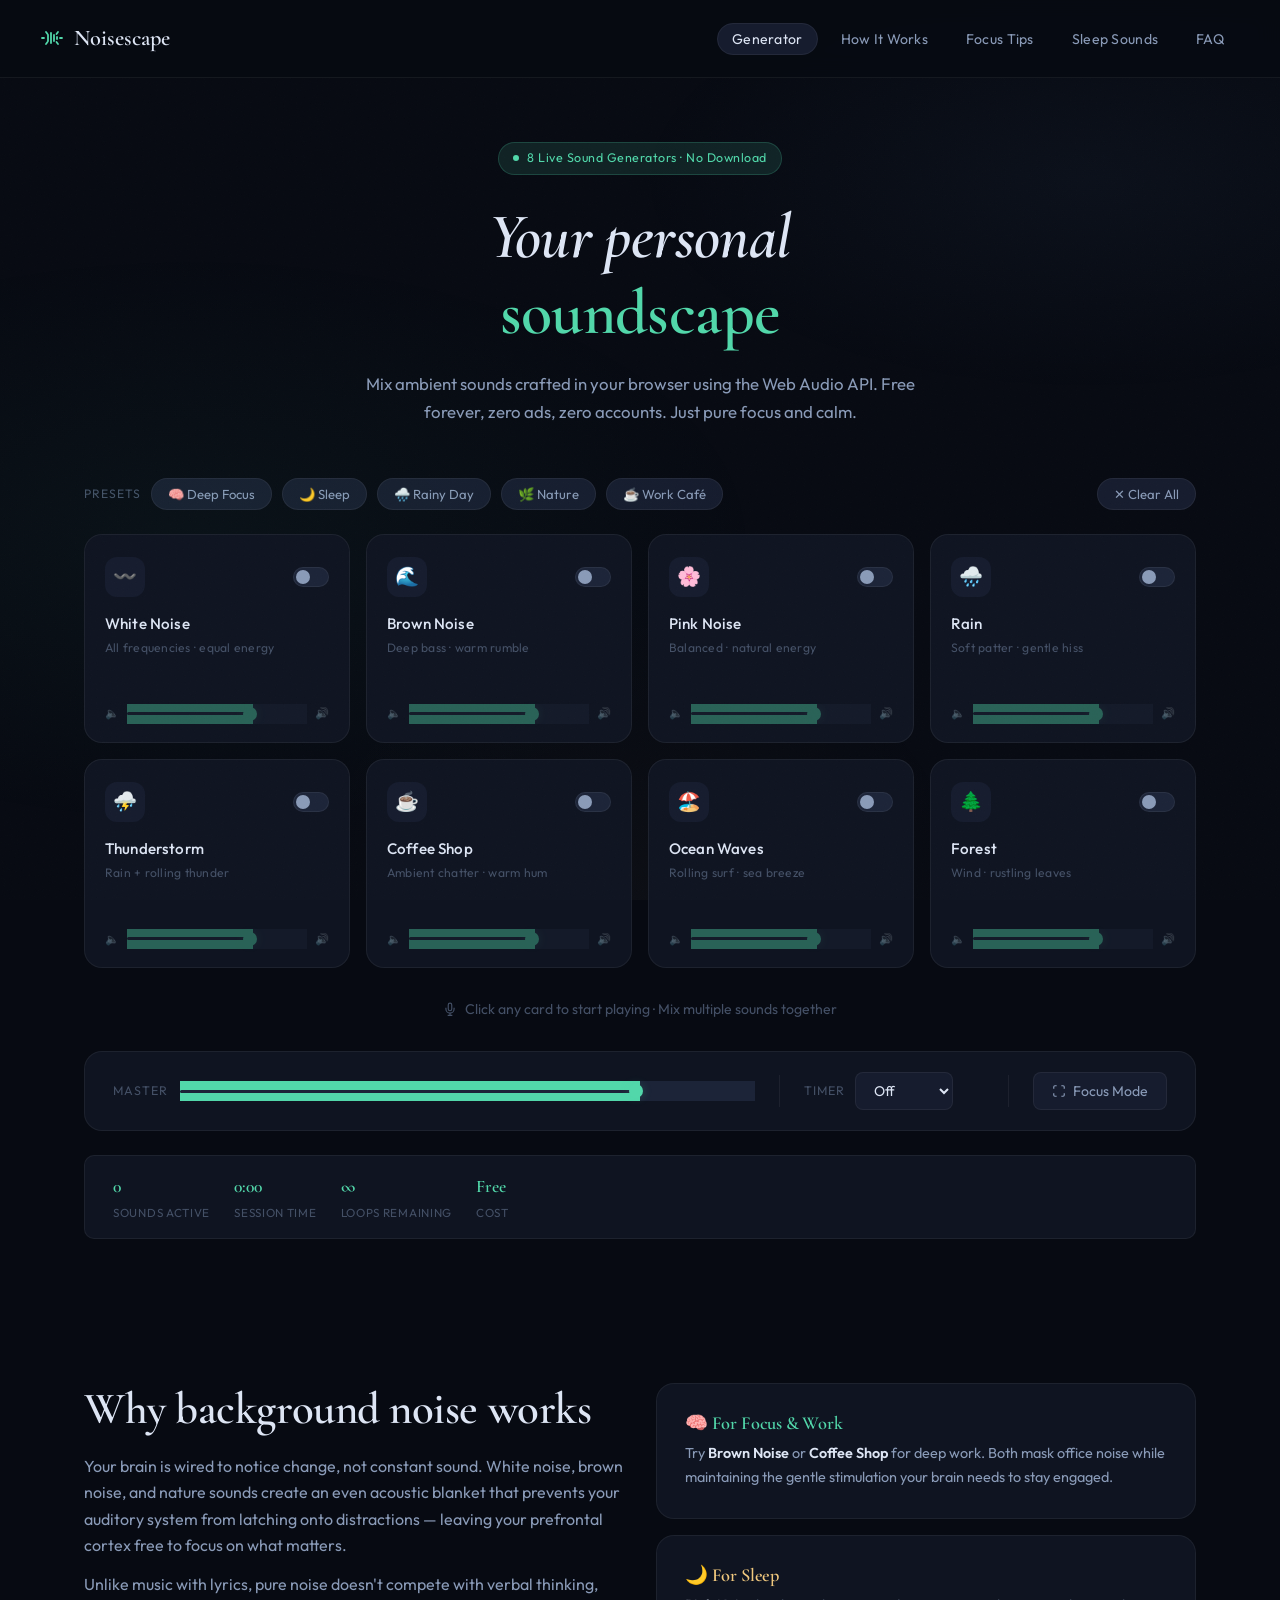
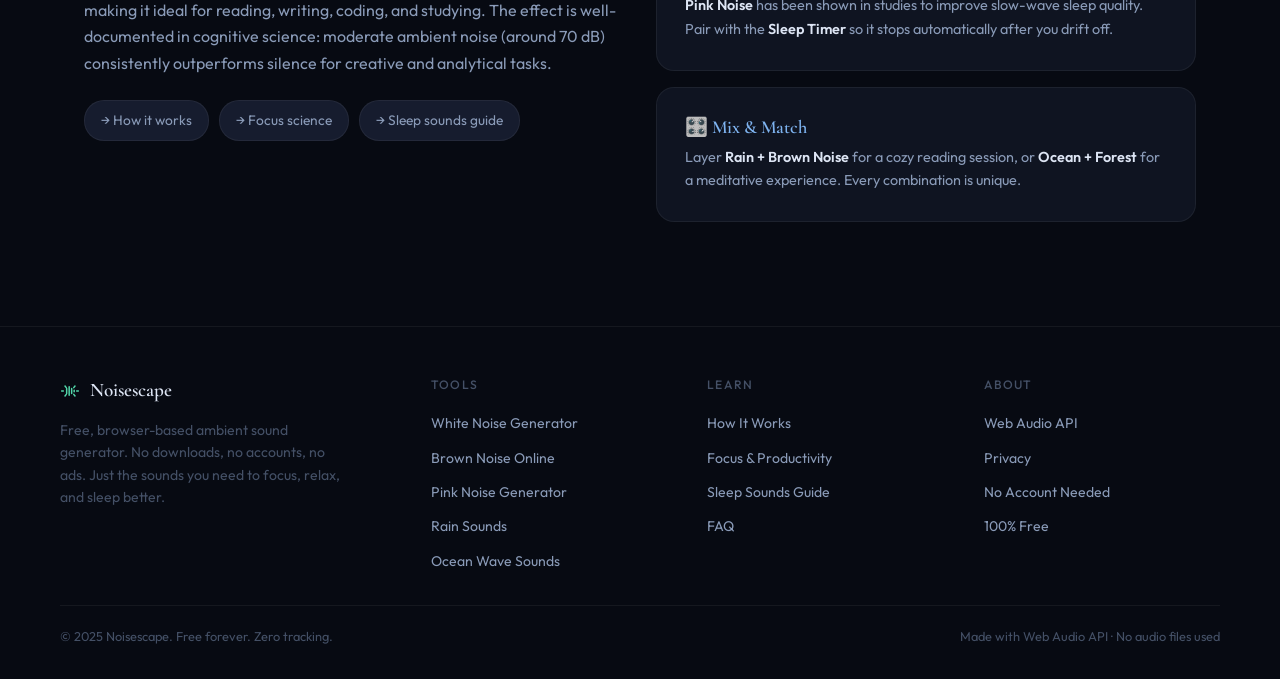
<file: index.html>
<!DOCTYPE html>
<html lang="en">
<head>
  <meta charset="UTF-8">
  <!-- Google tag (gtag.js) -->
  <script async src="https://www.googletagmanager.com/gtag/js?id=G-PY5T4DB5TQ"></script>
  <script>
    window.dataLayer = window.dataLayer || [];
    function gtag(){dataLayer.push(arguments);}
    gtag("js", new Date());
    gtag("config", "G-PY5T4DB5TQ");
  </script>
  <meta name="viewport" content="width=device-width, initial-scale=1.0">
  <title>White Noise Generator — Free Online Background Sounds for Focus &amp; Sleep</title>
  <meta name="description" content="Free white noise generator in your browser. Mix white noise, brown noise, pink noise, rain, ocean waves, coffee shop sounds and more. No download, no app, no ads. Perfect for focus, study, and sleep.">
  <link rel="canonical" href="https://noisescap.vercel.app/">
  <meta name="google-adsense-account" content="ca-pub-3379075069129713">
  <meta name="robots" content="index, follow">
  <meta name="keywords" content="white noise online free, white noise generator browser, brown noise online, pink noise generator, focus sounds no download, white noise for sleep online, ambient noise generator">

  <!-- Open Graph -->
  <meta property="og:title" content="White Noise Generator — Free Online Background Sounds">
  <meta property="og:description" content="Mix white noise, brown noise, rain, ocean waves and more. Free, browser-based, instant — no download required.">
  <meta property="og:url" content="https://noisescap.vercel.app/">
  <meta property="og:type" content="website">
  <meta property="og:image" content="https://noisescap.vercel.app/og-image.png">

  <!-- hreflang -->
  <link rel="alternate" hreflang="en" href="https://noisescap.vercel.app/">
  <link rel="alternate" hreflang="x-default" href="https://noisescap.vercel.app/">

  <!-- Schema.org -->
  <script type="application/ld+json">
  {
    "@context": "https://schema.org",
    "@type": "WebApplication",
    "name": "Noisescape — White Noise Generator",
    "url": "https://noisescap.vercel.app",
    "description": "Free online white noise generator. Mix ambient sounds including white noise, brown noise, pink noise, rain, ocean waves, forest and coffee shop sounds for focus and sleep.",
    "applicationCategory": "UtilitiesApplication",
    "operatingSystem": "Any",
    "browserRequirements": "Requires Web Audio API support",
    "offers": { "@type": "Offer", "price": "0", "priceCurrency": "USD" }
  }
  </script>

  <!-- Fonts -->
  <link rel="preconnect" href="https://fonts.googleapis.com">
  <link rel="preconnect" href="https://fonts.gstatic.com" crossorigin>
  <link href="https://fonts.googleapis.com/css2?family=Cormorant+Garamond:ital,wght@0,400;0,600;1,400&family=Outfit:wght@300;400;500;600&display=swap" rel="stylesheet">
  <link rel="stylesheet" href="styles.css">
  <style>
    .generator-wrap {
      max-width: 1160px;
      margin: 0 auto;
      padding: 0 24px 80px;
      display: flex;
      flex-direction: column;
      gap: 24px;
    }
    .sound-card[data-sound="white"]  { --card-color: rgba(200,210,255,0.08); }
    .sound-card[data-sound="brown"]  { --card-color: rgba(200,140,80,0.08);  }
    .sound-card[data-sound="pink"]   { --card-color: rgba(220,130,180,0.08); }
    .sound-card[data-sound="rain"]   { --card-color: rgba(82,150,215,0.08);  }
    .sound-card[data-sound="storm"]  { --card-color: rgba(130,90,220,0.08);  }
    .sound-card[data-sound="coffee"] { --card-color: rgba(200,140,70,0.08);  }
    .sound-card[data-sound="ocean"]  { --card-color: rgba(60,180,215,0.08);  }
    .sound-card[data-sound="forest"] { --card-color: rgba(80,200,120,0.08);  }

    /* Active card specific glow colors */
    .sound-card[data-sound="brown"].active   { box-shadow: 0 0 0 1px rgba(200,140,80,0.2), 0 8px 32px rgba(200,140,80,0.1); border-color: rgba(200,140,80,0.3); }
    .sound-card[data-sound="pink"].active    { box-shadow: 0 0 0 1px rgba(220,130,180,0.2), 0 8px 32px rgba(220,130,180,0.1); border-color: rgba(220,130,180,0.3); }
    .sound-card[data-sound="rain"].active    { box-shadow: 0 0 0 1px rgba(82,150,215,0.2), 0 8px 32px rgba(82,150,215,0.1); border-color: rgba(82,150,215,0.3); }
    .sound-card[data-sound="storm"].active   { box-shadow: 0 0 0 1px rgba(130,90,220,0.2), 0 8px 32px rgba(130,90,220,0.1); border-color: rgba(130,90,220,0.3); }
    .sound-card[data-sound="coffee"].active  { box-shadow: 0 0 0 1px rgba(200,140,70,0.2), 0 8px 32px rgba(200,140,70,0.1); border-color: rgba(200,140,70,0.3); }
    .sound-card[data-sound="ocean"].active   { box-shadow: 0 0 0 1px rgba(60,180,215,0.2), 0 8px 32px rgba(60,180,215,0.1); border-color: rgba(60,180,215,0.3); }
    .sound-card[data-sound="forest"].active  { box-shadow: 0 0 0 1px rgba(80,200,120,0.2), 0 8px 32px rgba(80,200,120,0.1); border-color: rgba(80,200,120,0.3); }

    .no-sounds-hint {
      text-align: center;
      color: var(--text-muted);
      font-size: 0.88rem;
      padding: 6px 0;
      display: flex;
      align-items: center;
      justify-content: center;
      gap: 8px;
      transition: opacity 0.3s;
    }
    .no-sounds-hint.hidden { opacity: 0; pointer-events: none; }

    .stats-bar {
      display: flex;
      gap: 24px;
      padding: 16px 28px;
      background: var(--surface);
      border: 1px solid var(--border);
      border-radius: var(--radius-sm);
      flex-wrap: wrap;
    }
    .stat { display: flex; flex-direction: column; gap: 2px; }
    .stat-value { font-size: 1.1rem; font-weight: 600; color: var(--accent); font-family: var(--font-display); }
    .stat-label { font-size: 0.73rem; color: var(--text-muted); text-transform: uppercase; letter-spacing: 0.06em; }

    .quick-presets {
      display: flex;
      gap: 10px;
      flex-wrap: wrap;
      align-items: center;
    }
    .preset-label {
      font-size: 0.76rem;
      color: var(--text-muted);
      text-transform: uppercase;
      letter-spacing: 0.08em;
      white-space: nowrap;
    }
    .preset-btn {
      background: var(--surface-2);
      border: 1px solid var(--border);
      color: var(--text-dim);
      font-size: 0.82rem;
      padding: 7px 16px;
      border-radius: 20px;
      cursor: pointer;
      transition: all var(--transition);
      font-family: var(--font-body);
      display: flex;
      align-items: center;
      gap: 6px;
    }
    .preset-btn:hover {
      color: var(--text);
      background: var(--surface-3);
      border-color: rgba(255,255,255,0.14);
    }

    .controls-divider {
      width: 1px;
      height: 32px;
      background: var(--border);
      flex-shrink: 0;
    }

    @media (max-width: 768px) {
      .generator-wrap { padding: 0 16px 60px; }
      .stats-bar { gap: 16px; padding: 14px 18px; }
    }
  </style>
</head>
<body>

<!-- Navigation -->
<nav class="nav">
  <a href="/" class="nav-logo">
    <svg width="24" height="24" viewBox="0 0 24 24" fill="none" stroke="currentColor" stroke-width="1.8" stroke-linecap="round">
      <path d="M2 12h2M6 6l1.5 2M6 18l1.5-2M18 6l-1.5 2M18 18l-1.5-2M22 12h-2"/>
      <path d="M8 9v6M11 7v10M14 9v6M17 11v2"/>
    </svg>
    Noisescape
  </a>
  <ul class="nav-links" id="navLinks">
    <li><a href="/" class="active">Generator</a></li>
    <li><a href="/how-it-works">How It Works</a></li>
    <li><a href="/focus-tips">Focus Tips</a></li>
    <li><a href="/sleep-sounds">Sleep Sounds</a></li>
    <li><a href="/faq">FAQ</a></li>
  </ul>
  <button class="nav-menu-btn" id="menuBtn" aria-label="Menu">
    <svg width="20" height="20" viewBox="0 0 24 24" fill="none" stroke="currentColor" stroke-width="2"><path d="M3 12h18M3 6h18M3 18h18"/></svg>
  </button>
</nav>

<!-- Focus exit button -->
<button class="focus-exit-btn" id="focusExitBtn">✕ Exit Focus Mode</button>

<!-- Hero -->
<header class="site-hero">
  <div class="hero-badge"><span></span> 8 Live Sound Generators · No Download</div>
  <h1>Your personal<br><em>soundscape</em></h1>
  <p>Mix ambient sounds crafted in your browser using the Web Audio API. Free forever, zero ads, zero accounts. Just pure focus and calm.</p>
</header>

<!-- Generator -->
<div class="focus-wrapper">
<div class="generator-wrap">

  <!-- Quick presets -->
  <div class="quick-presets">
    <span class="preset-label">Presets</span>
    <button class="preset-btn" data-preset="focus">🧠 Deep Focus</button>
    <button class="preset-btn" data-preset="sleep">🌙 Sleep</button>
    <button class="preset-btn" data-preset="rain">🌧️ Rainy Day</button>
    <button class="preset-btn" data-preset="nature">🌿 Nature</button>
    <button class="preset-btn" data-preset="work">☕ Work Café</button>
    <button class="preset-btn" data-preset="clear" style="margin-left:auto;">✕ Clear All</button>
  </div>

  <!-- Sound cards -->
  <div class="sounds-grid" id="soundsGrid">

    <div class="sound-card" data-sound="white">
      <div class="sound-card-header">
        <div class="sound-icon">〰️</div>
        <div class="sound-toggle" role="switch" aria-checked="false" aria-label="Toggle White Noise"></div>
      </div>
      <div>
        <div class="sound-name">White Noise</div>
        <div class="sound-desc">All frequencies · equal energy</div>
      </div>
      <div class="waveform" aria-hidden="true">
        <div class="waveform-bar"></div><div class="waveform-bar"></div><div class="waveform-bar"></div>
        <div class="waveform-bar"></div><div class="waveform-bar"></div><div class="waveform-bar"></div>
        <div class="waveform-bar"></div>
      </div>
      <div class="volume-control">
        <span class="vol-icon">🔈</span>
        <input type="range" min="0" max="1" step="0.01" value="0.7" class="sound-volume" aria-label="White Noise volume">
        <span class="vol-icon">🔊</span>
      </div>
    </div>

    <div class="sound-card" data-sound="brown">
      <div class="sound-card-header">
        <div class="sound-icon">🌊</div>
        <div class="sound-toggle" role="switch" aria-checked="false" aria-label="Toggle Brown Noise"></div>
      </div>
      <div>
        <div class="sound-name">Brown Noise</div>
        <div class="sound-desc">Deep bass · warm rumble</div>
      </div>
      <div class="waveform" aria-hidden="true">
        <div class="waveform-bar"></div><div class="waveform-bar"></div><div class="waveform-bar"></div>
        <div class="waveform-bar"></div><div class="waveform-bar"></div><div class="waveform-bar"></div>
        <div class="waveform-bar"></div>
      </div>
      <div class="volume-control">
        <span class="vol-icon">🔈</span>
        <input type="range" min="0" max="1" step="0.01" value="0.7" class="sound-volume" aria-label="Brown Noise volume">
        <span class="vol-icon">🔊</span>
      </div>
    </div>

    <div class="sound-card" data-sound="pink">
      <div class="sound-card-header">
        <div class="sound-icon">🌸</div>
        <div class="sound-toggle" role="switch" aria-checked="false" aria-label="Toggle Pink Noise"></div>
      </div>
      <div>
        <div class="sound-name">Pink Noise</div>
        <div class="sound-desc">Balanced · natural energy</div>
      </div>
      <div class="waveform" aria-hidden="true">
        <div class="waveform-bar"></div><div class="waveform-bar"></div><div class="waveform-bar"></div>
        <div class="waveform-bar"></div><div class="waveform-bar"></div><div class="waveform-bar"></div>
        <div class="waveform-bar"></div>
      </div>
      <div class="volume-control">
        <span class="vol-icon">🔈</span>
        <input type="range" min="0" max="1" step="0.01" value="0.7" class="sound-volume" aria-label="Pink Noise volume">
        <span class="vol-icon">🔊</span>
      </div>
    </div>

    <div class="sound-card" data-sound="rain">
      <div class="sound-card-header">
        <div class="sound-icon">🌧️</div>
        <div class="sound-toggle" role="switch" aria-checked="false" aria-label="Toggle Rain"></div>
      </div>
      <div>
        <div class="sound-name">Rain</div>
        <div class="sound-desc">Soft patter · gentle hiss</div>
      </div>
      <div class="waveform" aria-hidden="true">
        <div class="waveform-bar"></div><div class="waveform-bar"></div><div class="waveform-bar"></div>
        <div class="waveform-bar"></div><div class="waveform-bar"></div><div class="waveform-bar"></div>
        <div class="waveform-bar"></div>
      </div>
      <div class="volume-control">
        <span class="vol-icon">🔈</span>
        <input type="range" min="0" max="1" step="0.01" value="0.7" class="sound-volume" aria-label="Rain volume">
        <span class="vol-icon">🔊</span>
      </div>
    </div>

    <div class="sound-card" data-sound="storm">
      <div class="sound-card-header">
        <div class="sound-icon">⛈️</div>
        <div class="sound-toggle" role="switch" aria-checked="false" aria-label="Toggle Thunderstorm"></div>
      </div>
      <div>
        <div class="sound-name">Thunderstorm</div>
        <div class="sound-desc">Rain + rolling thunder</div>
      </div>
      <div class="waveform" aria-hidden="true">
        <div class="waveform-bar"></div><div class="waveform-bar"></div><div class="waveform-bar"></div>
        <div class="waveform-bar"></div><div class="waveform-bar"></div><div class="waveform-bar"></div>
        <div class="waveform-bar"></div>
      </div>
      <div class="volume-control">
        <span class="vol-icon">🔈</span>
        <input type="range" min="0" max="1" step="0.01" value="0.7" class="sound-volume" aria-label="Thunderstorm volume">
        <span class="vol-icon">🔊</span>
      </div>
    </div>

    <div class="sound-card" data-sound="coffee">
      <div class="sound-card-header">
        <div class="sound-icon">☕</div>
        <div class="sound-toggle" role="switch" aria-checked="false" aria-label="Toggle Coffee Shop"></div>
      </div>
      <div>
        <div class="sound-name">Coffee Shop</div>
        <div class="sound-desc">Ambient chatter · warm hum</div>
      </div>
      <div class="waveform" aria-hidden="true">
        <div class="waveform-bar"></div><div class="waveform-bar"></div><div class="waveform-bar"></div>
        <div class="waveform-bar"></div><div class="waveform-bar"></div><div class="waveform-bar"></div>
        <div class="waveform-bar"></div>
      </div>
      <div class="volume-control">
        <span class="vol-icon">🔈</span>
        <input type="range" min="0" max="1" step="0.01" value="0.7" class="sound-volume" aria-label="Coffee Shop volume">
        <span class="vol-icon">🔊</span>
      </div>
    </div>

    <div class="sound-card" data-sound="ocean">
      <div class="sound-card-header">
        <div class="sound-icon">🏖️</div>
        <div class="sound-toggle" role="switch" aria-checked="false" aria-label="Toggle Ocean Waves"></div>
      </div>
      <div>
        <div class="sound-name">Ocean Waves</div>
        <div class="sound-desc">Rolling surf · sea breeze</div>
      </div>
      <div class="waveform" aria-hidden="true">
        <div class="waveform-bar"></div><div class="waveform-bar"></div><div class="waveform-bar"></div>
        <div class="waveform-bar"></div><div class="waveform-bar"></div><div class="waveform-bar"></div>
        <div class="waveform-bar"></div>
      </div>
      <div class="volume-control">
        <span class="vol-icon">🔈</span>
        <input type="range" min="0" max="1" step="0.01" value="0.7" class="sound-volume" aria-label="Ocean Waves volume">
        <span class="vol-icon">🔊</span>
      </div>
    </div>

    <div class="sound-card" data-sound="forest">
      <div class="sound-card-header">
        <div class="sound-icon">🌲</div>
        <div class="sound-toggle" role="switch" aria-checked="false" aria-label="Toggle Forest"></div>
      </div>
      <div>
        <div class="sound-name">Forest</div>
        <div class="sound-desc">Wind · rustling leaves</div>
      </div>
      <div class="waveform" aria-hidden="true">
        <div class="waveform-bar"></div><div class="waveform-bar"></div><div class="waveform-bar"></div>
        <div class="waveform-bar"></div><div class="waveform-bar"></div><div class="waveform-bar"></div>
        <div class="waveform-bar"></div>
      </div>
      <div class="volume-control">
        <span class="vol-icon">🔈</span>
        <input type="range" min="0" max="1" step="0.01" value="0.7" class="sound-volume" aria-label="Forest volume">
        <span class="vol-icon">🔊</span>
      </div>
    </div>

  </div><!-- /sounds-grid -->

  <!-- Hint -->
  <p class="no-sounds-hint" id="noSoundsHint">
    <svg width="14" height="14" viewBox="0 0 24 24" fill="none" stroke="currentColor" stroke-width="2"><path d="M12 2a3 3 0 013 3v7a3 3 0 01-6 0V5a3 3 0 013-3z"/><path d="M19 10v2a7 7 0 01-14 0v-2M12 19v4M8 23h8"/></svg>
    Click any card to start playing · Mix multiple sounds together
  </p>

  <!-- Master Controls -->
  <div class="controls-bar" id="controlsBar">
    <div class="control-group" style="flex:1.5; min-width:200px;">
      <span class="control-label">Master</span>
      <input type="range" min="0" max="1" step="0.01" value="0.8" id="masterVolume" class="master-vol-slider" aria-label="Master volume">
    </div>
    <div class="controls-divider"></div>
    <div class="control-group" style="flex:0; gap:10px;">
      <span class="control-label">Timer</span>
      <select class="timer-select" id="timerSelect" aria-label="Sleep timer">
        <option value="0">Off</option>
        <option value="30">30 min</option>
        <option value="60">60 min</option>
        <option value="90">90 min</option>
        <option value="120">120 min</option>
      </select>
      <div class="timer-display" id="timerDisplay"></div>
    </div>
    <div class="controls-divider"></div>
    <button class="focus-btn" id="focusBtn" aria-label="Enter focus mode">
      <svg width="14" height="14" viewBox="0 0 24 24" fill="none" stroke="currentColor" stroke-width="2"><path d="M8 3H5a2 2 0 00-2 2v3M21 8V5a2 2 0 00-2-2h-3M16 21h3a2 2 0 002-2v-3M3 16v3a2 2 0 002 2h3"/></svg>
      Focus Mode
    </button>
  </div>

  <!-- Stats -->
  <div class="stats-bar">
    <div class="stat"><span class="stat-value" id="activeSoundCount">0</span><span class="stat-label">Sounds Active</span></div>
    <div class="stat"><span class="stat-value" id="sessionTime">0:00</span><span class="stat-label">Session Time</span></div>
    <div class="stat"><span class="stat-value">∞</span><span class="stat-label">Loops Remaining</span></div>
    <div class="stat"><span class="stat-value">Free</span><span class="stat-label">Cost</span></div>
  </div>

</div><!-- /generator-wrap -->
</div><!-- /focus-wrapper -->

<!-- Content section -->
<section class="content-section">
  <div class="container">
    <div class="section-grid">
      <div>
        <h2>Why background noise works</h2>
        <p style="margin-top:16px;">Your brain is wired to notice change, not constant sound. White noise, brown noise, and nature sounds create an even acoustic blanket that prevents your auditory system from latching onto distractions — leaving your prefrontal cortex free to focus on what matters.</p>
        <p style="margin-top:12px;">Unlike music with lyrics, pure noise doesn't compete with verbal thinking, making it ideal for reading, writing, coding, and studying. The effect is well-documented in cognitive science: moderate ambient noise (around 70 dB) consistently outperforms silence for creative and analytical tasks.</p>
        <div class="internal-links" style="margin-top:24px;">
          <a href="/how-it-works" class="internal-link">→ How it works</a>
          <a href="/focus-tips" class="internal-link">→ Focus science</a>
          <a href="/sleep-sounds" class="internal-link">→ Sleep sounds guide</a>
        </div>
      </div>
      <div style="display:flex;flex-direction:column;gap:16px;">
        <div class="info-card">
          <h4 style="color:var(--accent);margin-bottom:8px;">🧠 For Focus & Work</h4>
          <p style="font-size:0.9rem;">Try <strong>Brown Noise</strong> or <strong>Coffee Shop</strong> for deep work. Both mask office noise while maintaining the gentle stimulation your brain needs to stay engaged.</p>
        </div>
        <div class="info-card">
          <h4 style="color:var(--accent-warm);margin-bottom:8px;">🌙 For Sleep</h4>
          <p style="font-size:0.9rem;"><strong>Pink Noise</strong> has been shown in studies to improve slow-wave sleep quality. Pair with the <strong>Sleep Timer</strong> so it stops automatically after you drift off.</p>
        </div>
        <div class="info-card">
          <h4 style="color:var(--accent-blue);margin-bottom:8px;">🎛️ Mix & Match</h4>
          <p style="font-size:0.9rem;">Layer <strong>Rain + Brown Noise</strong> for a cozy reading session, or <strong>Ocean + Forest</strong> for a meditative experience. Every combination is unique.</p>
        </div>
      </div>
    </div>
  </div>
</section>

<!-- Footer -->
<footer>
  <div class="footer-inner">
    <div class="footer-brand">
      <a href="/" class="nav-logo" style="font-size:1.2rem;">
        <svg width="20" height="20" viewBox="0 0 24 24" fill="none" stroke="currentColor" stroke-width="1.8" stroke-linecap="round"><path d="M2 12h2M6 6l1.5 2M6 18l1.5-2M18 6l-1.5 2M18 18l-1.5-2M22 12h-2"/><path d="M8 9v6M11 7v10M14 9v6M17 11v2"/></svg>
        Noisescape
      </a>
      <p>Free, browser-based ambient sound generator. No downloads, no accounts, no ads. Just the sounds you need to focus, relax, and sleep better.</p>
    </div>
    <div class="footer-col">
      <h5>Tools</h5>
      <ul>
        <li><a href="/">White Noise Generator</a></li>
        <li><a href="/">Brown Noise Online</a></li>
        <li><a href="/">Pink Noise Generator</a></li>
        <li><a href="/">Rain Sounds</a></li>
        <li><a href="/">Ocean Wave Sounds</a></li>
      </ul>
    </div>
    <div class="footer-col">
      <h5>Learn</h5>
      <ul>
        <li><a href="/how-it-works">How It Works</a></li>
        <li><a href="/focus-tips">Focus &amp; Productivity</a></li>
        <li><a href="/sleep-sounds">Sleep Sounds Guide</a></li>
        <li><a href="/faq">FAQ</a></li>
      </ul>
    </div>
    <div class="footer-col">
      <h5>About</h5>
      <ul>
        <li><a href="/how-it-works">Web Audio API</a></li>
        <li><a href="/faq">Privacy</a></li>
        <li><a href="/faq">No Account Needed</a></li>
        <li><a href="/faq">100% Free</a></li>
      </ul>
    </div>
  </div>
  <div class="footer-bottom">
    <p>© 2025 Noisescape. Free forever. Zero tracking.</p>
    <p>Made with Web Audio API · No audio files used</p>
  </div>
</footer>

<script>
/* ═══════════════════════════════════════════════════════
   NOISESCAPE AUDIO ENGINE
   All sounds are synthesized in-browser via Web Audio API.
   No audio files. No external dependencies.
═══════════════════════════════════════════════════════ */

class NoisescapeEngine {
  constructor() {
    this.ctx = null;
    this.masterGain = null;
    this.activeNodes = {};
    this.volumes = {};
    this.masterVolume = 0.8;
    this.timerEnd = null;
    this._timerRAF = null;
    this._sessionStart = null;
    this._sessionRAF = null;
  }

  async init() {
    if (this.ctx) {
      if (this.ctx.state === 'suspended') await this.ctx.resume();
      return;
    }
    this.ctx = new (window.AudioContext || window.webkitAudioContext)();
    this.masterGain = this.ctx.createGain();
    this.masterGain.gain.value = this.masterVolume;
    this.masterGain.connect(this.ctx.destination);
  }

  /* ── Buffer Helpers ──────────────────────────────── */
  _makeBuffer(seconds, fillFn) {
    const { ctx } = this;
    const sr = ctx.sampleRate;
    const len = sr * seconds;
    const buf = ctx.createBuffer(2, len, sr);
    for (let c = 0; c < 2; c++) fillFn(buf.getChannelData(c), len, c);
    return buf;
  }

  _makeSrc(buf) {
    const s = this.ctx.createBufferSource();
    s.buffer = buf;
    s.loop = true;
    return s;
  }

  _makeLFO(freq, amount, target) {
    const { ctx } = this;
    const osc = ctx.createOscillator();
    osc.type = 'sine';
    osc.frequency.value = freq;
    const g = ctx.createGain();
    g.gain.value = amount;
    osc.connect(g);
    if (target) g.connect(target);
    osc.start();
    return { osc, g };
  }

  _makeFilter(type, freq, q) {
    const f = this.ctx.createBiquadFilter();
    f.type = type;
    f.frequency.value = freq;
    if (q !== undefined) f.Q.value = q;
    return f;
  }

  /* ── White Noise ─────────────────────────────────── */
  _buildWhiteNoise() {
    const buf = this._makeBuffer(6, (d, len) => {
      for (let i = 0; i < len; i++) d[i] = Math.random() * 2 - 1;
    });
    const gain = this.ctx.createGain();
    const src = this._makeSrc(buf);
    src.connect(gain);
    src.start();
    return { gain, sources: [src] };
  }

  /* ── Brown Noise ─────────────────────────────────── */
  _buildBrownNoise() {
    const buf = this._makeBuffer(6, (d, len) => {
      let last = 0;
      for (let i = 0; i < len; i++) {
        const w = Math.random() * 2 - 1;
        d[i] = (last + 0.02 * w) / 1.02;
        last = d[i];
        d[i] *= 3.5;
        d[i] = Math.max(-1, Math.min(1, d[i]));
      }
    });
    const gain = this.ctx.createGain();
    const src = this._makeSrc(buf);
    src.connect(gain);
    src.start();
    return { gain, sources: [src] };
  }

  /* ── Pink Noise (Voss-McCartney) ─────────────────── */
  _buildPinkNoise() {
    const buf = this._makeBuffer(6, (d, len) => {
      let b0=0,b1=0,b2=0,b3=0,b4=0,b5=0,b6=0;
      for (let i = 0; i < len; i++) {
        const w = Math.random() * 2 - 1;
        b0 = 0.99886*b0 + w*0.0555179;
        b1 = 0.99332*b1 + w*0.0750759;
        b2 = 0.96900*b2 + w*0.1538520;
        b3 = 0.86650*b3 + w*0.3104856;
        b4 = 0.55000*b4 + w*0.5329522;
        b5 = -0.7616*b5 - w*0.0168980;
        d[i] = (b0+b1+b2+b3+b4+b5+b6+w*0.5362) * 0.11;
        b6 = w * 0.115926;
      }
    });
    const gain = this.ctx.createGain();
    const src = this._makeSrc(buf);
    src.connect(gain);
    src.start();
    return { gain, sources: [src] };
  }

  /* ── Rain ────────────────────────────────────────── */
  _buildRain() {
    const { ctx } = this;
    const wbuf = this._makeBuffer(8, (d, len) => {
      for (let i = 0; i < len; i++) d[i] = Math.random() * 2 - 1;
    });

    const gain = ctx.createGain();

    // High-frequency rain hiss
    const hiss = this._makeSrc(wbuf);
    const hissF = this._makeFilter('bandpass', 4200, 0.6);
    const hissG = ctx.createGain(); hissG.gain.value = 0.6;
    hiss.connect(hissF); hissF.connect(hissG); hissG.connect(gain);

    // Mid rain on surfaces
    const mid = this._makeSrc(wbuf);
    const midF = this._makeFilter('bandpass', 900, 0.4);
    const midG = ctx.createGain(); midG.gain.value = 0.4;
    mid.connect(midF); midF.connect(midG); midG.connect(gain);

    // Low rumble (heavy rain)
    const low = this._makeSrc(wbuf);
    const lowF = this._makeFilter('lowpass', 200);
    const lowG = ctx.createGain(); lowG.gain.value = 0.25;
    low.connect(lowF); lowF.connect(lowG); lowG.connect(gain);

    // LFO for variation
    const lfo = this._makeLFO(0.7, 0.12, gain.gain);

    hiss.start(); mid.start(); low.start();
    return { gain, sources: [hiss, mid, low, lfo.osc] };
  }

  /* ── Thunderstorm ────────────────────────────────── */
  _buildThunderstorm() {
    const { ctx } = this;
    const rain = this._buildRain();

    // Deep subsonic rumble
    const rbuf = this._makeBuffer(4, (d, len) => {
      for (let i = 0; i < len; i++) d[i] = Math.random() * 2 - 1;
    });
    const rumble = this._makeSrc(rbuf);
    const rF = this._makeFilter('lowpass', 80);
    const rG = ctx.createGain(); rG.gain.value = 1.4;
    rumble.connect(rF); rF.connect(rG); rG.connect(rain.gain);
    rumble.start();

    // Thunder burst gain
    const thunderG = ctx.createGain(); thunderG.gain.value = 0;
    const tbuf = this._makeBuffer(4, (d, len) => {
      for (let i = 0; i < len; i++) d[i] = Math.random() * 2 - 1;
    });
    const tSrc = this._makeSrc(tbuf);
    const tF = this._makeFilter('lowpass', 180);
    tSrc.connect(tF); tF.connect(thunderG); thunderG.connect(rain.gain);
    tSrc.start();

    // Schedule thunder bursts using audio context time
    const scheduleThunder = () => {
      const now = ctx.currentTime;
      const d = 10 + Math.random() * 30;
      thunderG.gain.setValueAtTime(0, now + d);
      thunderG.gain.linearRampToValueAtTime(3.0, now + d + 0.08);
      thunderG.gain.exponentialRampToValueAtTime(0.001, now + d + 2.5 + Math.random() * 2);
      thunderG.gain.setValueAtTime(0, now + d + 5);
    };

    scheduleThunder();
    const timer = setInterval(scheduleThunder, 25000 + Math.random() * 15000);

    return {
      gain: rain.gain,
      sources: [...rain.sources, rumble, tSrc],
      cleanup: () => clearInterval(timer)
    };
  }

  /* ── Coffee Shop ─────────────────────────────────── */
  _buildCoffeeShop() {
    const { ctx } = this;
    const buf = this._makeBuffer(8, (d, len) => {
      for (let i = 0; i < len; i++) d[i] = Math.random() * 2 - 1;
    });

    const gain = ctx.createGain();

    // Low murmur base
    const murmur = this._makeSrc(buf);
    const mF = this._makeFilter('bandpass', 280, 0.6);
    const mG = ctx.createGain(); mG.gain.value = 0.5;
    murmur.connect(mF); mF.connect(mG); mG.connect(gain);

    // Mid chatter
    const chatter = this._makeSrc(buf);
    const cF = this._makeFilter('bandpass', 1100, 1.2);
    const cG = ctx.createGain(); cG.gain.value = 0.25;
    chatter.connect(cF); cF.connect(cG); cG.connect(gain);

    // High presence (cup clinking, subtle)
    const presence = this._makeSrc(buf);
    const pF = this._makeFilter('bandpass', 3000, 2.0);
    const pG = ctx.createGain(); pG.gain.value = 0.06;
    presence.connect(pF); pF.connect(pG); pG.connect(gain);

    // Ambient low hum
    const amb = this._makeSrc(buf);
    const aF = this._makeFilter('lowpass', 400);
    const aG = ctx.createGain(); aG.gain.value = 0.35;
    amb.connect(aF); aF.connect(aG); aG.connect(gain);

    // Chatter LFO (speech rhythm)
    const lfo1 = this._makeLFO(0.4, 0.18, cG.gain);
    const lfo2 = this._makeLFO(1.1, 0.08, mG.gain);

    murmur.start(); chatter.start(); presence.start(); amb.start();
    return { gain, sources: [murmur, chatter, presence, amb, lfo1.osc, lfo2.osc] };
  }

  /* ── Ocean Waves ─────────────────────────────────── */
  _buildOcean() {
    const { ctx } = this;
    const buf = this._makeBuffer(10, (d, len) => {
      for (let i = 0; i < len; i++) d[i] = Math.random() * 2 - 1;
    });

    const gain = ctx.createGain();

    // Deep surf
    const surf = this._makeSrc(buf);
    const sF = this._makeFilter('lowpass', 500);
    const sG = ctx.createGain(); sG.gain.value = 0.6;
    surf.connect(sF); sF.connect(sG); sG.connect(gain);

    // Foam/hiss at shore
    const foam = this._makeSrc(buf);
    const fF = this._makeFilter('bandpass', 2800, 0.5);
    const fG = ctx.createGain(); fG.gain.value = 0.18;
    foam.connect(fF); fF.connect(fG); fG.connect(gain);

    // Wave rhythm — very slow LFO
    const lfo1 = this._makeLFO(0.12, 0.28, gain.gain);
    const lfo2 = this._makeLFO(0.07, 0.15, sG.gain);

    surf.start(); foam.start();
    return { gain, sources: [surf, foam, lfo1.osc, lfo2.osc] };
  }

  /* ── Forest ──────────────────────────────────────── */
  _buildForest() {
    const { ctx } = this;
    const buf = this._makeBuffer(8, (d, len) => {
      for (let i = 0; i < len; i++) d[i] = Math.random() * 2 - 1;
    });

    const gain = ctx.createGain();

    // Wind through trees
    const wind = this._makeSrc(buf);
    const wF = this._makeFilter('lowpass', 350);
    const wG = ctx.createGain(); wG.gain.value = 0.5;
    wind.connect(wF); wF.connect(wG); wG.connect(gain);

    // Rustling leaves
    const leaves = this._makeSrc(buf);
    const lF = this._makeFilter('bandpass', 1800, 0.7);
    const lG = ctx.createGain(); lG.gain.value = 0.22;
    leaves.connect(lF); lF.connect(lG); lG.connect(gain);

    // Distant high rustles
    const rustle = this._makeSrc(buf);
    const rF = this._makeFilter('bandpass', 4500, 1.2);
    const rG = ctx.createGain(); rG.gain.value = 0.07;
    rustle.connect(rF); rF.connect(rG); rG.connect(gain);

    // Wind LFO
    const lfo1 = this._makeLFO(0.2, 0.2, gain.gain);
    const lfo2 = this._makeLFO(0.5, 0.12, lG.gain);

    wind.start(); leaves.start(); rustle.start();
    return { gain, sources: [wind, leaves, rustle, lfo1.osc, lfo2.osc] };
  }

  /* ── Sound Management ────────────────────────────── */
  async play(soundId) {
    await this.init();
    if (this.activeNodes[soundId]) return;

    const builders = {
      white:  () => this._buildWhiteNoise(),
      brown:  () => this._buildBrownNoise(),
      pink:   () => this._buildPinkNoise(),
      rain:   () => this._buildRain(),
      storm:  () => this._buildThunderstorm(),
      coffee: () => this._buildCoffeeShop(),
      ocean:  () => this._buildOcean(),
      forest: () => this._buildForest(),
    };

    const nodes = builders[soundId]?.();
    if (!nodes) return;

    const vol = this.volumes[soundId] ?? 0.7;
    nodes.gain.gain.value = vol;
    nodes.gain.connect(this.masterGain);
    this.activeNodes[soundId] = nodes;
  }

  stop(soundId) {
    const nodes = this.activeNodes[soundId];
    if (!nodes) return;

    const { gain, ctx } = nodes, now = this.ctx.currentTime;
    gain.gain.cancelScheduledValues(now);
    gain.gain.setValueAtTime(gain.gain.value, now);
    gain.gain.linearRampToValueAtTime(0.0001, now + 0.6);

    setTimeout(() => {
      nodes.sources.forEach(s => { try { s.stop(); s.disconnect(); } catch {} });
      try { gain.disconnect(); } catch {}
      if (nodes.cleanup) nodes.cleanup();
    }, 700);

    delete this.activeNodes[soundId];
  }

  setVolume(soundId, vol) {
    this.volumes[soundId] = vol;
    const nodes = this.activeNodes[soundId];
    if (nodes && this.ctx) {
      nodes.gain.gain.setTargetAtTime(vol, this.ctx.currentTime, 0.05);
    }
  }

  setMasterVolume(vol) {
    this.masterVolume = vol;
    if (this.masterGain && this.ctx) {
      this.masterGain.gain.setTargetAtTime(vol, this.ctx.currentTime, 0.05);
    }
  }

  isPlaying(soundId) { return !!this.activeNodes[soundId]; }
  activeCount() { return Object.keys(this.activeNodes).length; }

  stopAll() {
    Object.keys(this.activeNodes).forEach(id => this.stop(id));
  }

  setTimer(minutes) {
    this.clearTimer();
    if (!minutes) return;
    this.timerEnd = Date.now() + minutes * 60000;
    this._tickTimer();
  }

  _tickTimer() {
    const remaining = this.timerEnd - Date.now();
    if (remaining <= 0) {
      this.clearTimer();
      this._fadeAllOut();
      window.dispatchEvent(new CustomEvent('ns:timer-ended'));
      return;
    }
    window.dispatchEvent(new CustomEvent('ns:timer-tick', { detail: remaining }));
    this._timerRAF = setTimeout(() => this._tickTimer(), 1000);
  }

  clearTimer() {
    if (this._timerRAF) { clearTimeout(this._timerRAF); this._timerRAF = null; }
    this.timerEnd = null;
  }

  _fadeAllOut() {
    if (!this.masterGain || !this.ctx) return;
    const now = this.ctx.currentTime;
    this.masterGain.gain.setValueAtTime(this.masterVolume, now);
    this.masterGain.gain.linearRampToValueAtTime(0.0001, now + 12);
    setTimeout(() => {
      this.stopAll();
      if (this.masterGain) this.masterGain.gain.value = this.masterVolume;
      window.dispatchEvent(new CustomEvent('ns:all-stopped'));
    }, 13000);
  }
}

/* ═══════════════════════════════════════════════════════
   UI CONTROLLER
═══════════════════════════════════════════════════════ */
const engine = new NoisescapeEngine();

const cards = document.querySelectorAll('.sound-card');
const masterSlider = document.getElementById('masterVolume');
const timerSelect = document.getElementById('timerSelect');
const timerDisplay = document.getElementById('timerDisplay');
const focusBtn = document.getElementById('focusBtn');
const focusExitBtn = document.getElementById('focusExitBtn');
const noSoundsHint = document.getElementById('noSoundsHint');
const activeSoundCount = document.getElementById('activeSoundCount');
const sessionTimeEl = document.getElementById('sessionTime');
const menuBtn = document.getElementById('menuBtn');
const navLinks = document.getElementById('navLinks');

let sessionStart = null, sessionRAF = null;

/* ── Card Interaction ──────────────────────────────── */
cards.forEach(card => {
  const soundId = card.dataset.sound;
  const slider = card.querySelector('.sound-volume');
  const toggle = card.querySelector('.sound-toggle');

  async function toggleSound() {
    if (engine.isPlaying(soundId)) {
      engine.stop(soundId);
      card.classList.remove('active');
      toggle.setAttribute('aria-checked', 'false');
    } else {
      card.classList.add('active');
      toggle.setAttribute('aria-checked', 'true');
      await engine.play(soundId);
      // Apply current slider value
      engine.setVolume(soundId, parseFloat(slider.value));
    }
    updateUI();
  }

  card.addEventListener('click', e => {
    if (e.target === slider || e.target.closest('.volume-control')) return;
    toggleSound();
  });

  slider.addEventListener('input', e => {
    e.stopPropagation();
    engine.setVolume(soundId, parseFloat(e.target.value));
  });

  slider.addEventListener('click', e => e.stopPropagation());
});

/* ── Master Volume ─────────────────────────────────── */
masterSlider.addEventListener('input', e => {
  engine.setMasterVolume(parseFloat(e.target.value));
});

/* ── Timer ─────────────────────────────────────────── */
timerSelect.addEventListener('change', e => {
  const minutes = parseInt(e.target.value);
  engine.setTimer(minutes);
  if (!minutes) timerDisplay.classList.remove('visible');
});

window.addEventListener('ns:timer-tick', e => {
  const ms = e.detail;
  const m = Math.floor(ms / 60000);
  const s = Math.floor((ms % 60000) / 1000);
  timerDisplay.textContent = `${m}:${String(s).padStart(2,'0')} left`;
  timerDisplay.classList.add('visible');
});

window.addEventListener('ns:timer-ended', () => {
  timerDisplay.textContent = 'Done ✓';
  timerSelect.value = '0';
  setTimeout(() => timerDisplay.classList.remove('visible'), 3000);
});

window.addEventListener('ns:all-stopped', () => {
  cards.forEach(c => {
    c.classList.remove('active');
    c.querySelector('.sound-toggle').setAttribute('aria-checked','false');
  });
  updateUI();
});

/* ── Focus Mode ────────────────────────────────────── */
focusBtn.addEventListener('click', () => {
  document.body.classList.add('focus-mode');
  document.documentElement.requestFullscreen?.().catch(() => {});
});

focusExitBtn.addEventListener('click', () => {
  document.body.classList.remove('focus-mode');
  document.exitFullscreen?.().catch(() => {});
});

document.addEventListener('fullscreenchange', () => {
  if (!document.fullscreenElement) document.body.classList.remove('focus-mode');
});

/* ── Mobile Menu ───────────────────────────────────── */
menuBtn.addEventListener('click', () => navLinks.classList.toggle('open'));
navLinks.addEventListener('click', e => {
  if (e.target.tagName === 'A') navLinks.classList.remove('open');
});

/* ── Presets ───────────────────────────────────────── */
const PRESETS = {
  focus:  { white:0, brown:0.75, pink:0, rain:0, storm:0, coffee:0.4, ocean:0, forest:0 },
  sleep:  { white:0, brown:0, pink:0.8, rain:0.3, storm:0, coffee:0, ocean:0.4, forest:0 },
  rain:   { white:0, brown:0.3, pink:0, rain:0.85, storm:0, coffee:0, ocean:0, forest:0 },
  nature: { white:0, brown:0, pink:0, rain:0.3, storm:0, coffee:0, ocean:0.5, forest:0.6 },
  work:   { white:0.2, brown:0, pink:0, rain:0, storm:0, coffee:0.8, ocean:0, forest:0 },
};

document.querySelectorAll('.preset-btn').forEach(btn => {
  const preset = btn.dataset.preset;
  btn.addEventListener('click', async () => {
    if (preset === 'clear') {
      engine.stopAll();
      cards.forEach(c => {
        c.classList.remove('active');
        c.querySelector('.sound-toggle').setAttribute('aria-checked','false');
      });
      updateUI();
      return;
    }
    const config = PRESETS[preset];
    if (!config) return;

    // Stop all
    engine.stopAll();
    cards.forEach(c => { c.classList.remove('active'); c.querySelector('.sound-toggle').setAttribute('aria-checked','false'); });

    // Start preset sounds
    for (const [id, vol] of Object.entries(config)) {
      if (vol > 0) {
        const card = document.querySelector(`[data-sound="${id}"]`);
        if (!card) continue;
        card.classList.add('active');
        card.querySelector('.sound-toggle').setAttribute('aria-checked','true');
        card.querySelector('.sound-volume').value = vol;
        await engine.play(id);
        engine.setVolume(id, vol);
      }
    }
    updateUI();
  });
});

/* ── UI Update ─────────────────────────────────────── */
function updateUI() {
  const count = engine.activeCount();
  activeSoundCount.textContent = count;
  noSoundsHint.classList.toggle('hidden', count > 0);

  if (count > 0 && !sessionStart) {
    sessionStart = Date.now();
    tickSession();
  } else if (count === 0) {
    sessionStart = null;
    if (sessionRAF) { cancelAnimationFrame(sessionRAF); sessionRAF = null; }
    sessionTimeEl.textContent = '0:00';
  }
}

function tickSession() {
  if (!sessionStart) return;
  const elapsed = Date.now() - sessionStart;
  const m = Math.floor(elapsed / 60000);
  const s = Math.floor((elapsed % 60000) / 1000);
  sessionTimeEl.textContent = `${m}:${String(s).padStart(2,'0')}`;
  sessionRAF = requestAnimationFrame(tickSession);
}

/* ── Track Slider Fill (visual feedback) ───────────── */
document.querySelectorAll('input[type=range]').forEach(slider => {
  const update = () => {
    const pct = ((slider.value - slider.min) / (slider.max - slider.min)) * 100;
    slider.style.background = `linear-gradient(to right, var(--accent) ${pct}%, var(--surface-3) ${pct}%)`;
  };
  slider.addEventListener('input', update);
  update();
});
</script>
</body>
</html>
</file>
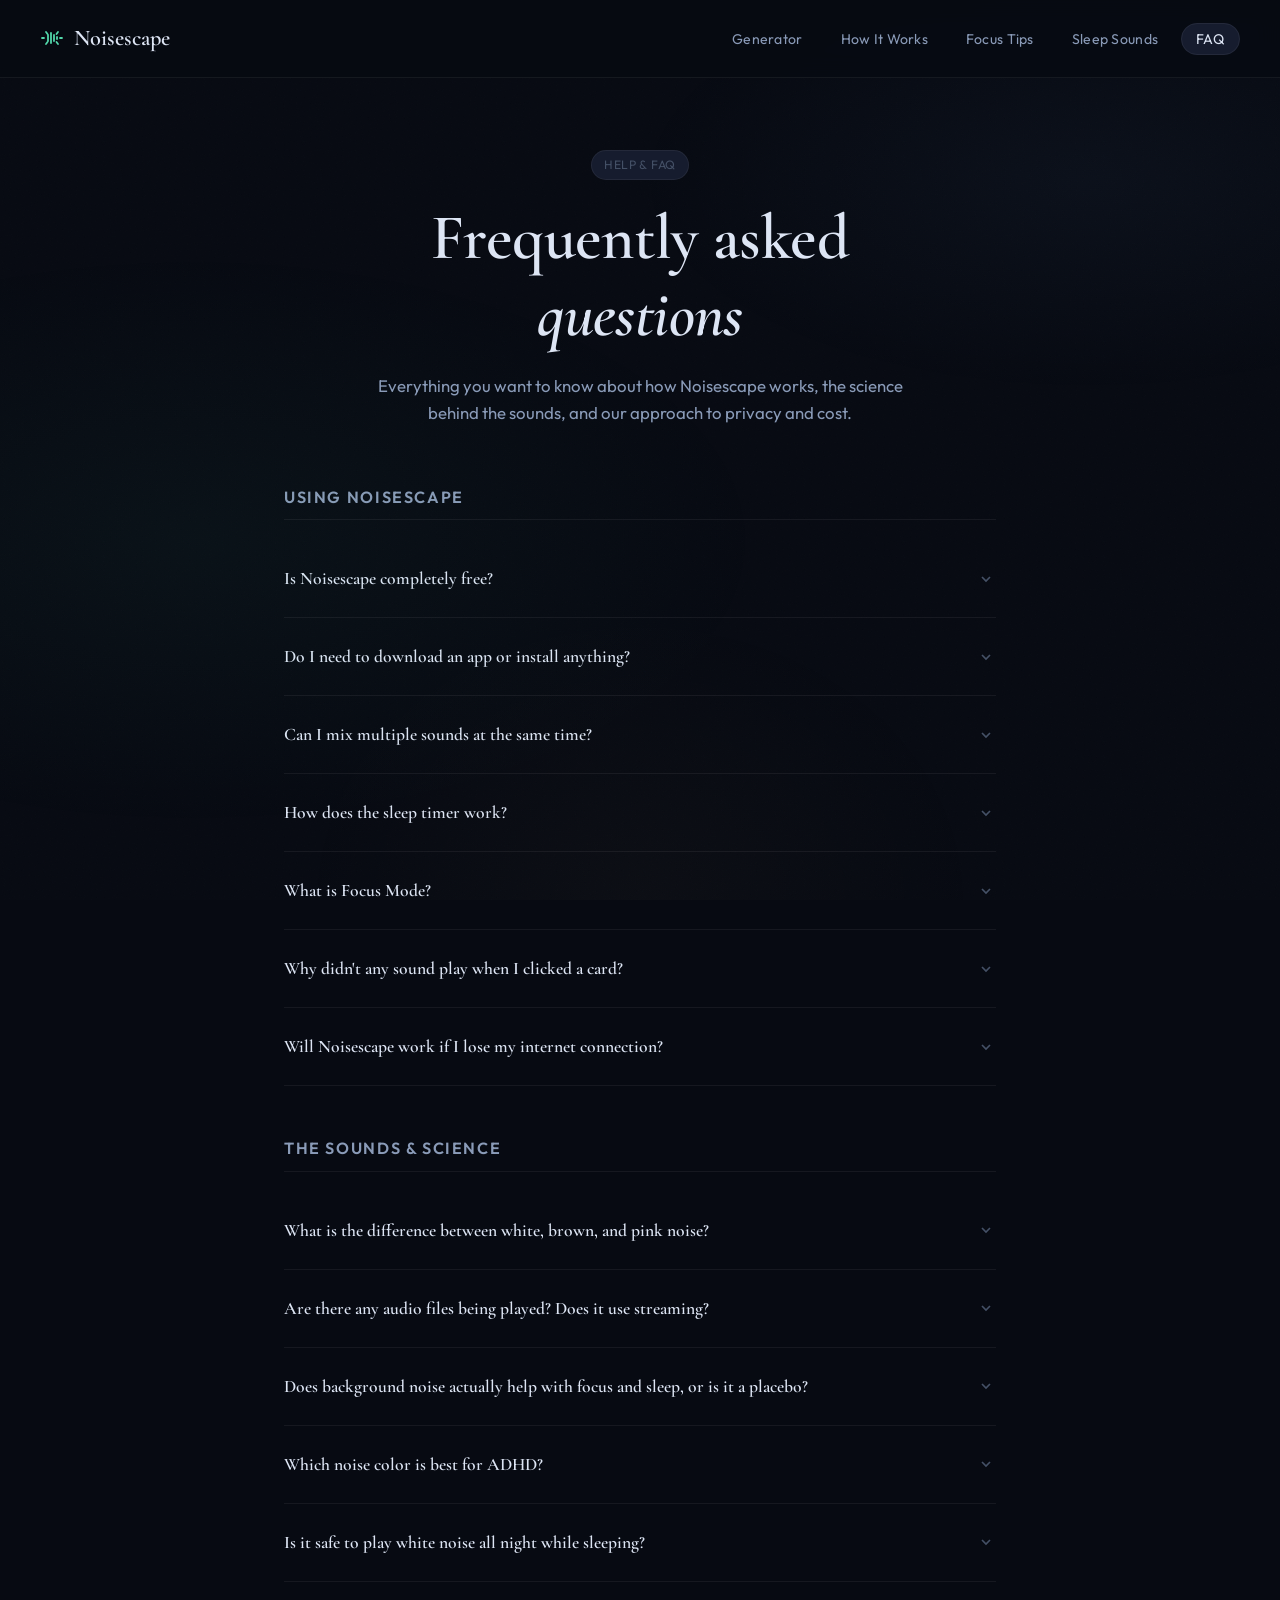
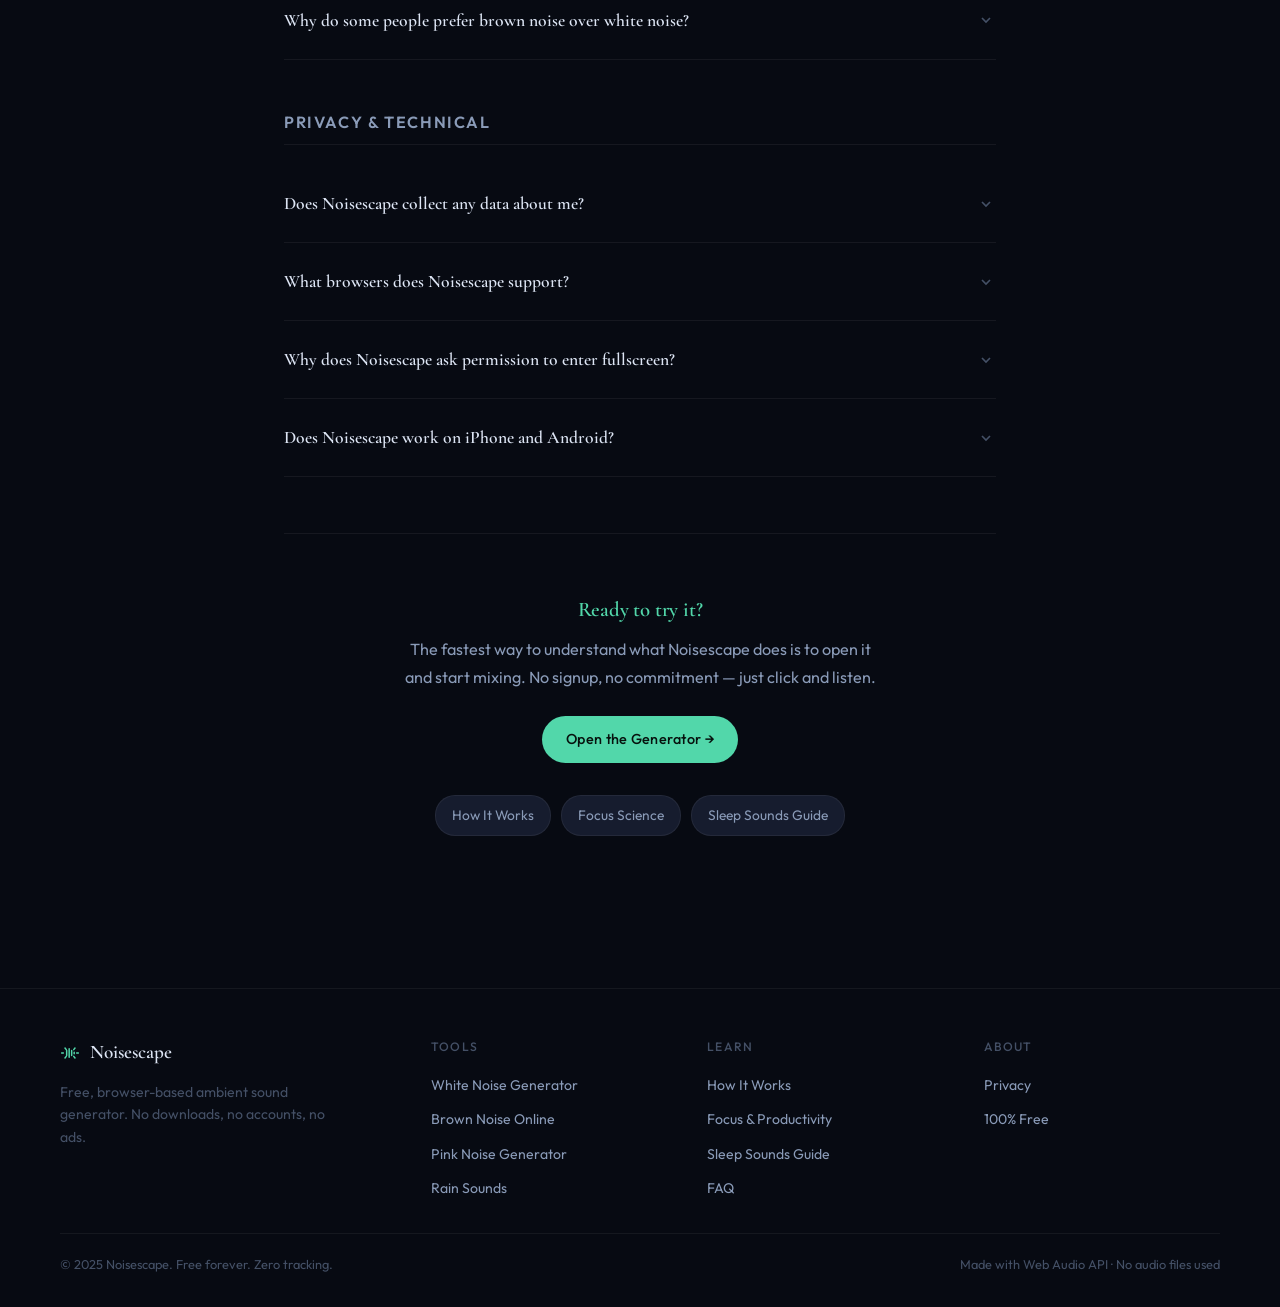
<file: faq.html>
<!DOCTYPE html>
<html lang="en">
<head>
  <meta charset="UTF-8">
  <!-- Google tag (gtag.js) -->
  <script async src="https://www.googletagmanager.com/gtag/js?id=G-PY5T4DB5TQ"></script>
  <script>
    window.dataLayer = window.dataLayer || [];
    function gtag(){dataLayer.push(arguments);}
    gtag("js", new Date());
    gtag("config", "G-PY5T4DB5TQ");
  </script>
  <meta name="viewport" content="width=device-width, initial-scale=1.0">
  <title>FAQ — Noisescape White Noise Generator</title>
  <meta name="description" content="Frequently asked questions about Noisescape. Learn about white noise, brown noise, pink noise, how the Web Audio API works, privacy, cost, and more.">
  <link rel="canonical" href="https://noisescap.vercel.app/faq">
  <meta name="google-adsense-account" content="ca-pub-3379075069129713">
  <meta name="robots" content="index, follow">
  <meta property="og:title" content="FAQ — Noisescape White Noise Generator">
  <meta property="og:description" content="Answers to common questions about Noisescape — privacy, cost, browser support, sound science, and more.">
  <meta property="og:url" content="https://noisescap.vercel.app/faq">
  <meta property="og:type" content="article">
  <link rel="alternate" hreflang="en" href="https://noisescap.vercel.app/faq">
  <link rel="alternate" hreflang="x-default" href="https://noisescap.vercel.app/faq">

  <script type="application/ld+json">
  {
    "@context": "https://schema.org",
    "@type": "FAQPage",
    "mainEntity": [
      {
        "@type": "Question",
        "name": "Is Noisescape completely free?",
        "acceptedAnswer": { "@type": "Answer", "text": "Yes. Noisescape is free forever. There are no premium tiers, no subscription, no account required, and no payment of any kind. All 8 sound generators, mixing, the sleep timer, and focus mode are available to everyone." }
      },
      {
        "@type": "Question",
        "name": "Do I need to download anything?",
        "acceptedAnswer": { "@type": "Answer", "text": "No download is required. Noisescape runs entirely in your browser using the Web Audio API. Open the website and click a sound to start listening. It works on desktop, laptop, tablet, and phone." }
      },
      {
        "@type": "Question",
        "name": "What is the difference between white noise, brown noise, and pink noise?",
        "acceptedAnswer": { "@type": "Answer", "text": "White noise has equal energy at all frequencies — a flat, even hiss. Brown noise has a steep rolloff, emphasizing low bass frequencies — a deep, warm rumble. Pink noise falls between them with a -3 dB/octave slope, sounding balanced and natural. Each has different strengths for masking, focus, and sleep." }
      },
      {
        "@type": "Question",
        "name": "Can I mix multiple sounds at the same time?",
        "acceptedAnswer": { "@type": "Answer", "text": "Yes — this is one of Noisescape's core features. You can enable any combination of the 8 sounds simultaneously and control each one's volume independently. All mixing happens in real time in your browser." }
      },
      {
        "@type": "Question",
        "name": "Does Noisescape track me or collect my data?",
        "acceptedAnswer": { "@type": "Answer", "text": "No. Noisescape does not collect, store, or transmit any personal data. There are no accounts, no cookies for tracking, and no analytics beyond basic server-side page view counting. No audio data leaves your device." }
      },
      {
        "@type": "Question",
        "name": "Will Noisescape work offline?",
        "acceptedAnswer": { "@type": "Answer", "text": "Once the page has loaded, the audio engine runs entirely locally — no audio is downloaded or streamed. If you lose internet connection mid-session, your sounds will continue playing. The page may not reload correctly offline, but an active session is not interrupted." }
      },
      {
        "@type": "Question",
        "name": "Is it safe to play white noise while sleeping?",
        "acceptedAnswer": { "@type": "Answer", "text": "Yes, when used at appropriate volumes. Keep your listening volume below the level where you need to raise your voice to speak over it. For extended or overnight use through speakers, set the volume conservatively. Avoid using high volumes through earbuds or headphones for extended periods." }
      },
      {
        "@type": "Question",
        "name": "What browsers are supported?",
        "acceptedAnswer": { "@type": "Answer", "text": "Noisescape works in any browser that supports the Web Audio API: Chrome, Firefox, Safari, Edge, and their mobile equivalents. This covers over 97% of browsers in use worldwide. Internet Explorer is not supported." }
      }
    ]
  }
  </script>

  <link rel="preconnect" href="https://fonts.googleapis.com">
  <link rel="preconnect" href="https://fonts.gstatic.com" crossorigin>
  <link href="https://fonts.googleapis.com/css2?family=Cormorant+Garamond:ital,wght@0,400;0,600;1,400&family=Outfit:wght@300;400;500;600&display=swap" rel="stylesheet">
  <link rel="stylesheet" href="styles.css">
  <style>
    .faq-section-title {
      font-size: 0.76rem;
      text-transform: uppercase;
      letter-spacing: 0.1em;
      color: var(--accent);
      font-weight: 600;
      margin: 48px 0 8px;
      padding-bottom: 8px;
      border-bottom: 1px solid var(--border);
    }
    .faq-section-title:first-of-type { margin-top: 0; }
  </style>
</head>
<body>

<nav class="nav">
  <a href="/" class="nav-logo">
    <svg width="24" height="24" viewBox="0 0 24 24" fill="none" stroke="currentColor" stroke-width="1.8" stroke-linecap="round"><path d="M2 12h2M6 6l1.5 2M6 18l1.5-2M18 6l-1.5 2M18 18l-1.5-2M22 12h-2"/><path d="M8 9v6M11 7v10M14 9v6M17 11v2"/></svg>
    Noisescape
  </a>
  <ul class="nav-links" id="navLinks">
    <li><a href="/">Generator</a></li>
    <li><a href="/how-it-works">How It Works</a></li>
    <li><a href="/focus-tips">Focus Tips</a></li>
    <li><a href="/sleep-sounds">Sleep Sounds</a></li>
    <li><a href="/faq" class="active">FAQ</a></li>
  </ul>
  <button class="nav-menu-btn" id="menuBtn" aria-label="Menu">
    <svg width="20" height="20" viewBox="0 0 24 24" fill="none" stroke="currentColor" stroke-width="2"><path d="M3 12h18M3 6h18M3 18h18"/></svg>
  </button>
</nav>

<header class="article-hero">
  <div class="page-badge">Help &amp; FAQ</div>
  <h1>Frequently asked<br><em>questions</em></h1>
  <p style="color:var(--text-dim);font-size:1.05rem;margin-top:18px;max-width:540px;margin-left:auto;margin-right:auto;">Everything you want to know about how Noisescape works, the science behind the sounds, and our approach to privacy and cost.</p>
</header>

<div class="article-body">

  <p class="faq-section-title">Using Noisescape</p>

  <div class="faq-item">
    <div class="faq-question">
      Is Noisescape completely free?
      <span class="faq-chevron"><svg width="16" height="16" viewBox="0 0 24 24" fill="none" stroke="currentColor" stroke-width="2.5"><path d="M6 9l6 6 6-6"/></svg></span>
    </div>
    <div class="faq-answer">Yes, completely and permanently free. There are no premium tiers, no subscription, no account required, and no payment of any kind — ever. All 8 sound generators, real-time mixing, individual volume controls, the sleep timer, presets, and focus mode are available to everyone. The site is supported by advertising, but the tool itself has no paywalled features.</div>
  </div>

  <div class="faq-item">
    <div class="faq-question">
      Do I need to download an app or install anything?
      <span class="faq-chevron"><svg width="16" height="16" viewBox="0 0 24 24" fill="none" stroke="currentColor" stroke-width="2.5"><path d="M6 9l6 6 6-6"/></svg></span>
    </div>
    <div class="faq-answer">Nothing to download, install, or even sign up for. Open the website in any modern browser, click a sound card, and it starts playing immediately. The entire audio engine is JavaScript that runs in your browser tab. It works on desktop, laptop, tablet, and mobile phone — no app store required.</div>
  </div>

  <div class="faq-item">
    <div class="faq-question">
      Can I mix multiple sounds at the same time?
      <span class="faq-chevron"><svg width="16" height="16" viewBox="0 0 24 24" fill="none" stroke="currentColor" stroke-width="2.5"><path d="M6 9l6 6 6-6"/></svg></span>
    </div>
    <div class="faq-answer">Yes — and this is one of the best things about Noisescape. You can enable any combination of the 8 sounds simultaneously and adjust each one's volume independently with its slider. All mixing happens in real time at zero latency inside your browser. A popular combination is Brown Noise + Rain for a rainy cozy study session, or Pink Noise + Ocean for sleep. Use the preset buttons at the top for curated starting points, then tweak volumes to taste.</div>
  </div>

  <div class="faq-item">
    <div class="faq-question">
      How does the sleep timer work?
      <span class="faq-chevron"><svg width="16" height="16" viewBox="0 0 24 24" fill="none" stroke="currentColor" stroke-width="2.5"><path d="M6 9l6 6 6-6"/></svg></span>
    </div>
    <div class="faq-answer">Select a duration (30, 60, 90, or 120 minutes) from the Timer dropdown in the controls bar. The countdown will display. When time expires, all active sounds fade out smoothly over about 12 seconds so the transition doesn't startle you awake. The tab needs to remain open and your device must stay awake for the timer to work — some mobile browsers aggressively suspend background tabs, so we recommend keeping your screen active or using a desktop browser for overnight sessions.</div>
  </div>

  <div class="faq-item">
    <div class="faq-question">
      What is Focus Mode?
      <span class="faq-chevron"><svg width="16" height="16" viewBox="0 0 24 24" fill="none" stroke="currentColor" stroke-width="2.5"><path d="M6 9l6 6 6-6"/></svg></span>
    </div>
    <div class="faq-answer">Focus Mode hides everything on the page except your sound controls and enters fullscreen. No navigation, no footer, no content — just the sound mixer. It's designed to be the least distracting possible interface during a deep work session. Click the Focus Mode button in the controls bar to enter, and press Escape or the Exit button in the top-right corner to leave. All your sound settings are preserved when you toggle between modes.</div>
  </div>

  <div class="faq-item">
    <div class="faq-question">
      Why didn't any sound play when I clicked a card?
      <span class="faq-chevron"><svg width="16" height="16" viewBox="0 0 24 24" fill="none" stroke="currentColor" stroke-width="2.5"><path d="M6 9l6 6 6-6"/></svg></span>
    </div>
    <div class="faq-answer">Browsers require a user gesture (a tap or click) to start the audio engine for the first time — this is a security feature designed to prevent websites from blasting audio automatically. If clicking a card doesn't produce sound, try clicking it again. If it still doesn't work, check that your device isn't muted, that your browser tab isn't muted (look for a speaker icon in your browser tab), and that the master volume slider isn't at zero. Safari on iOS sometimes needs an extra tap to initialize the AudioContext — clicking any card should work.</div>
  </div>

  <div class="faq-item">
    <div class="faq-question">
      Will Noisescape work if I lose my internet connection?
      <span class="faq-chevron"><svg width="16" height="16" viewBox="0 0 24 24" fill="none" stroke="currentColor" stroke-width="2.5"><path d="M6 9l6 6 6-6"/></svg></span>
    </div>
    <div class="faq-answer">Yes — once the page has fully loaded, the audio engine is entirely local. No audio is streamed or downloaded. All sounds are generated mathematically inside your browser. If you lose connection mid-session, your sounds keep playing. If you close and reopen your browser while offline, the page may not load (it needs a network connection to fetch the HTML and CSS the first time), but an active session won't be interrupted by a network dropout.</div>
  </div>

  <p class="faq-section-title">The Sounds &amp; Science</p>

  <div class="faq-item">
    <div class="faq-question">
      What is the difference between white, brown, and pink noise?
      <span class="faq-chevron"><svg width="16" height="16" viewBox="0 0 24 24" fill="none" stroke="currentColor" stroke-width="2.5"><path d="M6 9l6 6 6-6"/></svg></span>
    </div>
    <div class="faq-answer">All three are broadband noise — random sounds covering a wide range of frequencies — but they differ in how energy is distributed across the spectrum. White noise has equal energy at every frequency, sounding like a sharp, even hiss (like a fan or static). Brown noise rolls off steeply at high frequencies, leaving a deep, warm bass rumble (like a waterfall or strong wind). Pink noise falls between them with a more balanced, natural character (like steady rainfall). Each has different strengths: white for maximum masking, brown for deep work and anxiety, pink for sleep and creativity.</div>
  </div>

  <div class="faq-item">
    <div class="faq-question">
      Are there any audio files being played? Does it use streaming?
      <span class="faq-chevron"><svg width="16" height="16" viewBox="0 0 24 24" fill="none" stroke="currentColor" stroke-width="2.5"><path d="M6 9l6 6 6-6"/></svg></span>
    </div>
    <div class="faq-answer">No audio files whatsoever. All sounds are synthesized in real time inside your browser using the Web Audio API. White noise is generated by filling an audio buffer with random values. Brown noise integrates those values. Pink noise uses the Voss-McCartney algorithm with six staggered noise generators. Rain, ocean, forest, and coffee shop sounds are built from combinations of filtered noise, oscillators, and gain modulation nodes. There is nothing to download and nothing being streamed from a server.</div>
  </div>

  <div class="faq-item">
    <div class="faq-question">
      Does background noise actually help with focus and sleep, or is it a placebo?
      <span class="faq-chevron"><svg width="16" height="16" viewBox="0 0 24 24" fill="none" stroke="currentColor" stroke-width="2.5"><path d="M6 9l6 6 6-6"/></svg></span>
    </div>
    <div class="faq-answer">The evidence is solid. For sleep, multiple randomized controlled trials have shown that white noise reduces sleep onset time and nighttime arousals, with particularly strong evidence in noisy environments and in infants. A 2012 Journal of Consumer Research study demonstrated that moderate ambient noise (70 dB) improved creative task performance compared to both silence and loud noise. Pink noise synchronized to slow-wave oscillations has been shown to enhance deep sleep and next-day memory performance in peer-reviewed research. The mechanism — acoustic masking of disruptive transient sounds — is well-understood physics, not placebo.</div>
  </div>

  <div class="faq-item">
    <div class="faq-question">
      Which noise color is best for ADHD?
      <span class="faq-chevron"><svg width="16" height="16" viewBox="0 0 24 24" fill="none" stroke="currentColor" stroke-width="2.5"><path d="M6 9l6 6 6-6"/></svg></span>
    </div>
    <div class="faq-answer">White noise has the strongest evidence base for ADHD specifically. Several studies have found that white noise backgrounds improve task performance and sustained attention in children with ADHD, with some researchers proposing that the stochastic resonance effect is particularly beneficial for dopamine-deficient systems. Anecdotally, many adults with ADHD report a strong preference for brown noise — its deep, immersive quality seems to quiet mental chatter. The honest answer is: try both and see which one makes it easier to stay on task. Individual variation is enormous.</div>
  </div>

  <div class="faq-item">
    <div class="faq-question">
      Is it safe to play white noise all night while sleeping?
      <span class="faq-chevron"><svg width="16" height="16" viewBox="0 0 24 24" fill="none" stroke="currentColor" stroke-width="2.5"><path d="M6 9l6 6 6-6"/></svg></span>
    </div>
    <div class="faq-answer">Yes, when used at reasonable volumes. The WHO recommends a maximum of 85 dB for 8 hours, but for sleep we recommend significantly lower — around 50–60 dB, which is roughly the volume of a quiet conversation. You should be able to speak normally over the sound without raising your voice. For infants, the American Academy of Pediatrics recommends keeping white noise machines below 50 dB and at least 2 meters from the crib. Use the sleep timer if you prefer not to play sound all night — 60–90 minutes covers the most critical sleep onset period for most people.</div>
  </div>

  <div class="faq-item">
    <div class="faq-question">
      Why do some people prefer brown noise over white noise?
      <span class="faq-chevron"><svg width="16" height="16" viewBox="0 0 24 24" fill="none" stroke="currentColor" stroke-width="2.5"><path d="M6 9l6 6 6-6"/></svg></span>
    </div>
    <div class="faq-answer">White noise contains significant high-frequency content that some people find irritating or grating over extended periods, particularly those who are sensitive to treble frequencies. Brown noise's steep high-frequency rolloff produces a sound that feels warmer, deeper, and more physically immersive — many people describe it as "wrapping around" them rather than sitting on top. There's also anecdotal but growing evidence that the deep bass of brown noise has a mild anxiolytic (anxiety-reducing) effect, making it particularly valuable for people with racing thoughts, anxiety, or ADHD. If white noise ever makes you slightly on edge, switch to brown — most people immediately notice the difference.</div>
  </div>

  <p class="faq-section-title">Privacy &amp; Technical</p>

  <div class="faq-item">
    <div class="faq-question">
      Does Noisescape collect any data about me?
      <span class="faq-chevron"><svg width="16" height="16" viewBox="0 0 24 24" fill="none" stroke="currentColor" stroke-width="2.5"><path d="M6 9l6 6 6-6"/></svg></span>
    </div>
    <div class="faq-answer">No personal data is collected, stored, or transmitted. We don't know which sounds you play, for how long, at what volume, or where you are. No account is required so there's nothing to associate with you. No audio data ever leaves your device. Basic server-side access logging (standard for any web server) records page requests — this includes your IP address and the pages visited, but this data is not shared, sold, or used for profiling, and is routinely deleted.</div>
  </div>

  <div class="faq-item">
    <div class="faq-question">
      What browsers does Noisescape support?
      <span class="faq-chevron"><svg width="16" height="16" viewBox="0 0 24 24" fill="none" stroke="currentColor" stroke-width="2.5"><path d="M6 9l6 6 6-6"/></svg></span>
    </div>
    <div class="faq-answer">Any browser that supports the Web Audio API, which is a W3C standard included in every modern browser: Chrome 66+, Firefox 60+, Safari 14+, Edge 79+, and their iOS and Android equivalents. This covers over 97% of browsers currently in use worldwide. Internet Explorer is not supported. If you are on a very old device, try updating your browser — Web Audio API support is determined by browser version, not device age.</div>
  </div>

  <div class="faq-item">
    <div class="faq-question">
      Why does Noisescape ask permission to enter fullscreen?
      <span class="faq-chevron"><svg width="16" height="16" viewBox="0 0 24 24" fill="none" stroke="currentColor" stroke-width="2.5"><path d="M6 9l6 6 6-6"/></svg></span>
    </div>
    <div class="faq-answer">The Focus Mode button uses the browser's Fullscreen API to expand the page to fill your screen, which removes browser chrome (tabs, address bar, etc.) for a cleaner experience. Browsers require explicit user consent before any page can enter fullscreen — this is a security feature preventing malicious sites from covering your whole screen unexpectedly. Noisescape only requests fullscreen when you explicitly click "Focus Mode." Pressing Escape always exits fullscreen regardless.</div>
  </div>

  <div class="faq-item">
    <div class="faq-question">
      Does Noisescape work on iPhone and Android?
      <span class="faq-chevron"><svg width="16" height="16" viewBox="0 0 24 24" fill="none" stroke="currentColor" stroke-width="2.5"><path d="M6 9l6 6 6-6"/></svg></span>
    </div>
    <div class="faq-answer">Yes. The site is fully responsive and works on mobile browsers including Safari on iOS and Chrome on Android. Note that mobile operating systems may suspend audio from background tabs to save battery, especially if your screen locks. To keep Noisescape playing while your phone screen is off, you may need to adjust your browser's background activity settings, or keep the screen on. For overnight sleep use, a desktop or laptop left running is more reliable than a mobile phone browser.</div>
  </div>

  <div style="margin-top:56px;padding-top:32px;border-top:1px solid var(--border);text-align:center;">
    <h3 style="margin-bottom:12px;">Ready to try it?</h3>
    <p style="max-width:480px;margin:0 auto 24px;">The fastest way to understand what Noisescape does is to open it and start mixing. No signup, no commitment — just click and listen.</p>
    <a href="/" class="btn btn-primary">Open the Generator →</a>
  </div>

  <div class="internal-links" style="justify-content:center;margin-top:32px;">
    <a href="/how-it-works" class="internal-link">How It Works</a>
    <a href="/focus-tips" class="internal-link">Focus Science</a>
    <a href="/sleep-sounds" class="internal-link">Sleep Sounds Guide</a>
  </div>

</div>

<footer>
  <div class="footer-inner">
    <div class="footer-brand">
      <a href="/" class="nav-logo" style="font-size:1.2rem;">
        <svg width="20" height="20" viewBox="0 0 24 24" fill="none" stroke="currentColor" stroke-width="1.8" stroke-linecap="round"><path d="M2 12h2M6 6l1.5 2M6 18l1.5-2M18 6l-1.5 2M18 18l-1.5-2M22 12h-2"/><path d="M8 9v6M11 7v10M14 9v6M17 11v2"/></svg>
        Noisescape
      </a>
      <p>Free, browser-based ambient sound generator. No downloads, no accounts, no ads.</p>
    </div>
    <div class="footer-col"><h5>Tools</h5><ul>
      <li><a href="/">White Noise Generator</a></li>
      <li><a href="/">Brown Noise Online</a></li>
      <li><a href="/">Pink Noise Generator</a></li>
      <li><a href="/">Rain Sounds</a></li>
    </ul></div>
    <div class="footer-col"><h5>Learn</h5><ul>
      <li><a href="/how-it-works">How It Works</a></li>
      <li><a href="/focus-tips">Focus &amp; Productivity</a></li>
      <li><a href="/sleep-sounds">Sleep Sounds Guide</a></li>
      <li><a href="/faq">FAQ</a></li>
    </ul></div>
    <div class="footer-col"><h5>About</h5><ul>
      <li><a href="/faq">Privacy</a></li>
      <li><a href="/faq">100% Free</a></li>
    </ul></div>
  </div>
  <div class="footer-bottom">
    <p>© 2025 Noisescape. Free forever. Zero tracking.</p>
    <p>Made with Web Audio API · No audio files used</p>
  </div>
</footer>

<script>
  // FAQ accordion
  document.querySelectorAll('.faq-question').forEach(q => {
    q.addEventListener('click', () => {
      const item = q.closest('.faq-item');
      const isOpen = item.classList.contains('open');
      document.querySelectorAll('.faq-item.open').forEach(i => i.classList.remove('open'));
      if (!isOpen) item.classList.add('open');
    });
  });
  document.getElementById('menuBtn').addEventListener('click', () => document.getElementById('navLinks').classList.toggle('open'));
  document.getElementById('navLinks').addEventListener('click', e => { if(e.target.tagName==='A') document.getElementById('navLinks').classList.remove('open'); });
</script>
</body>
</html>
</file>
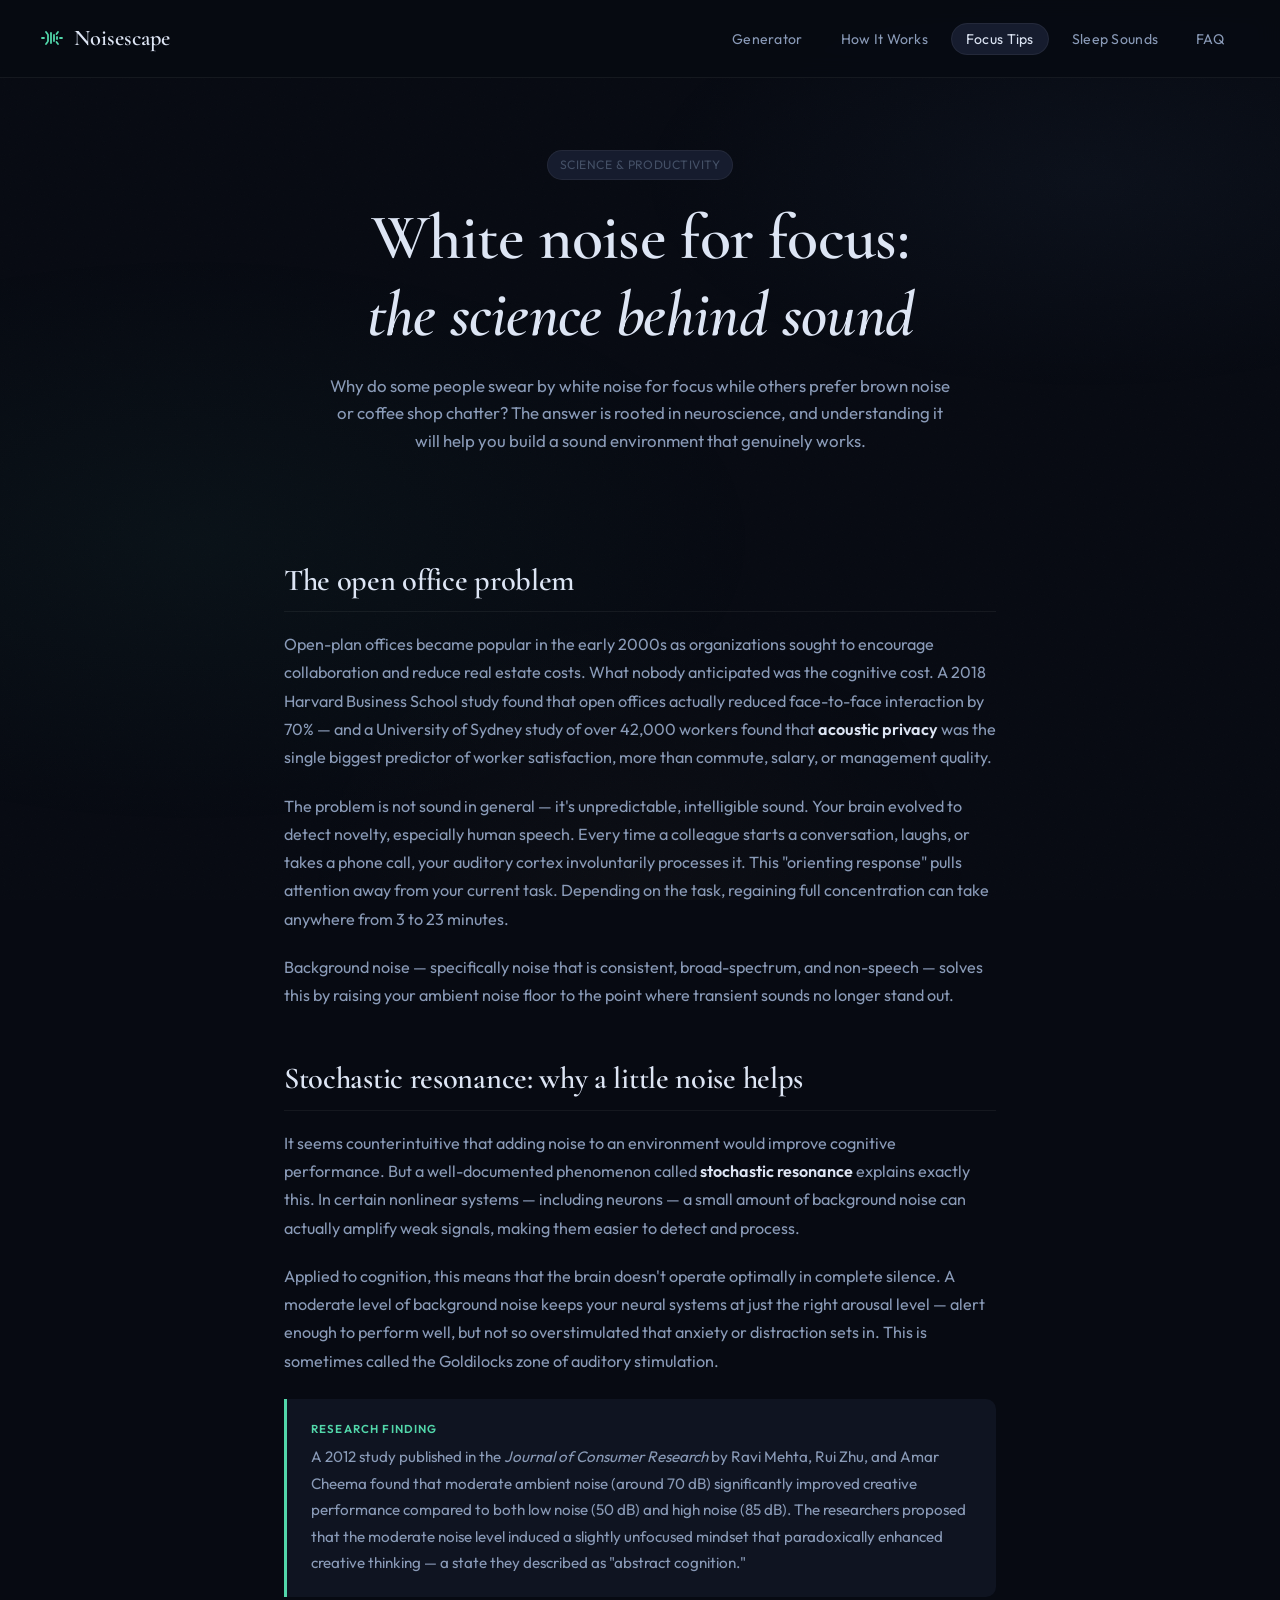
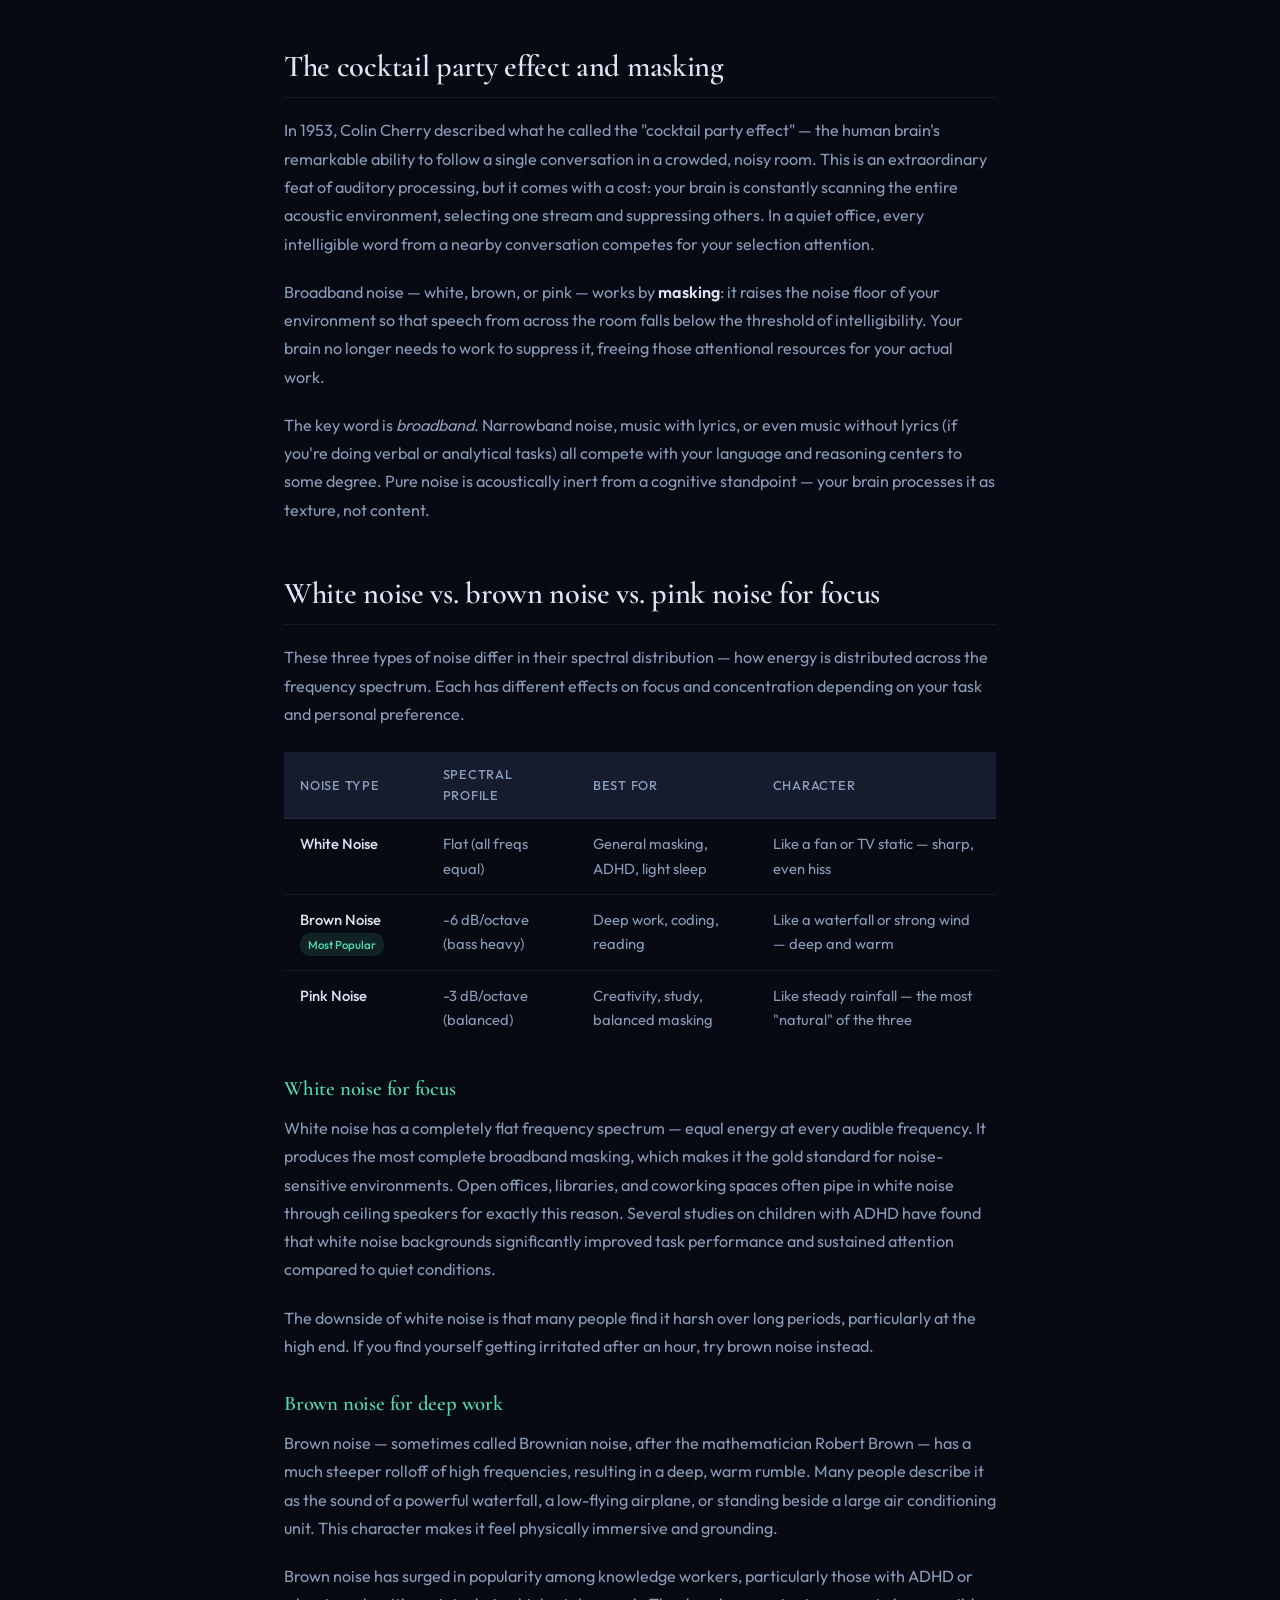
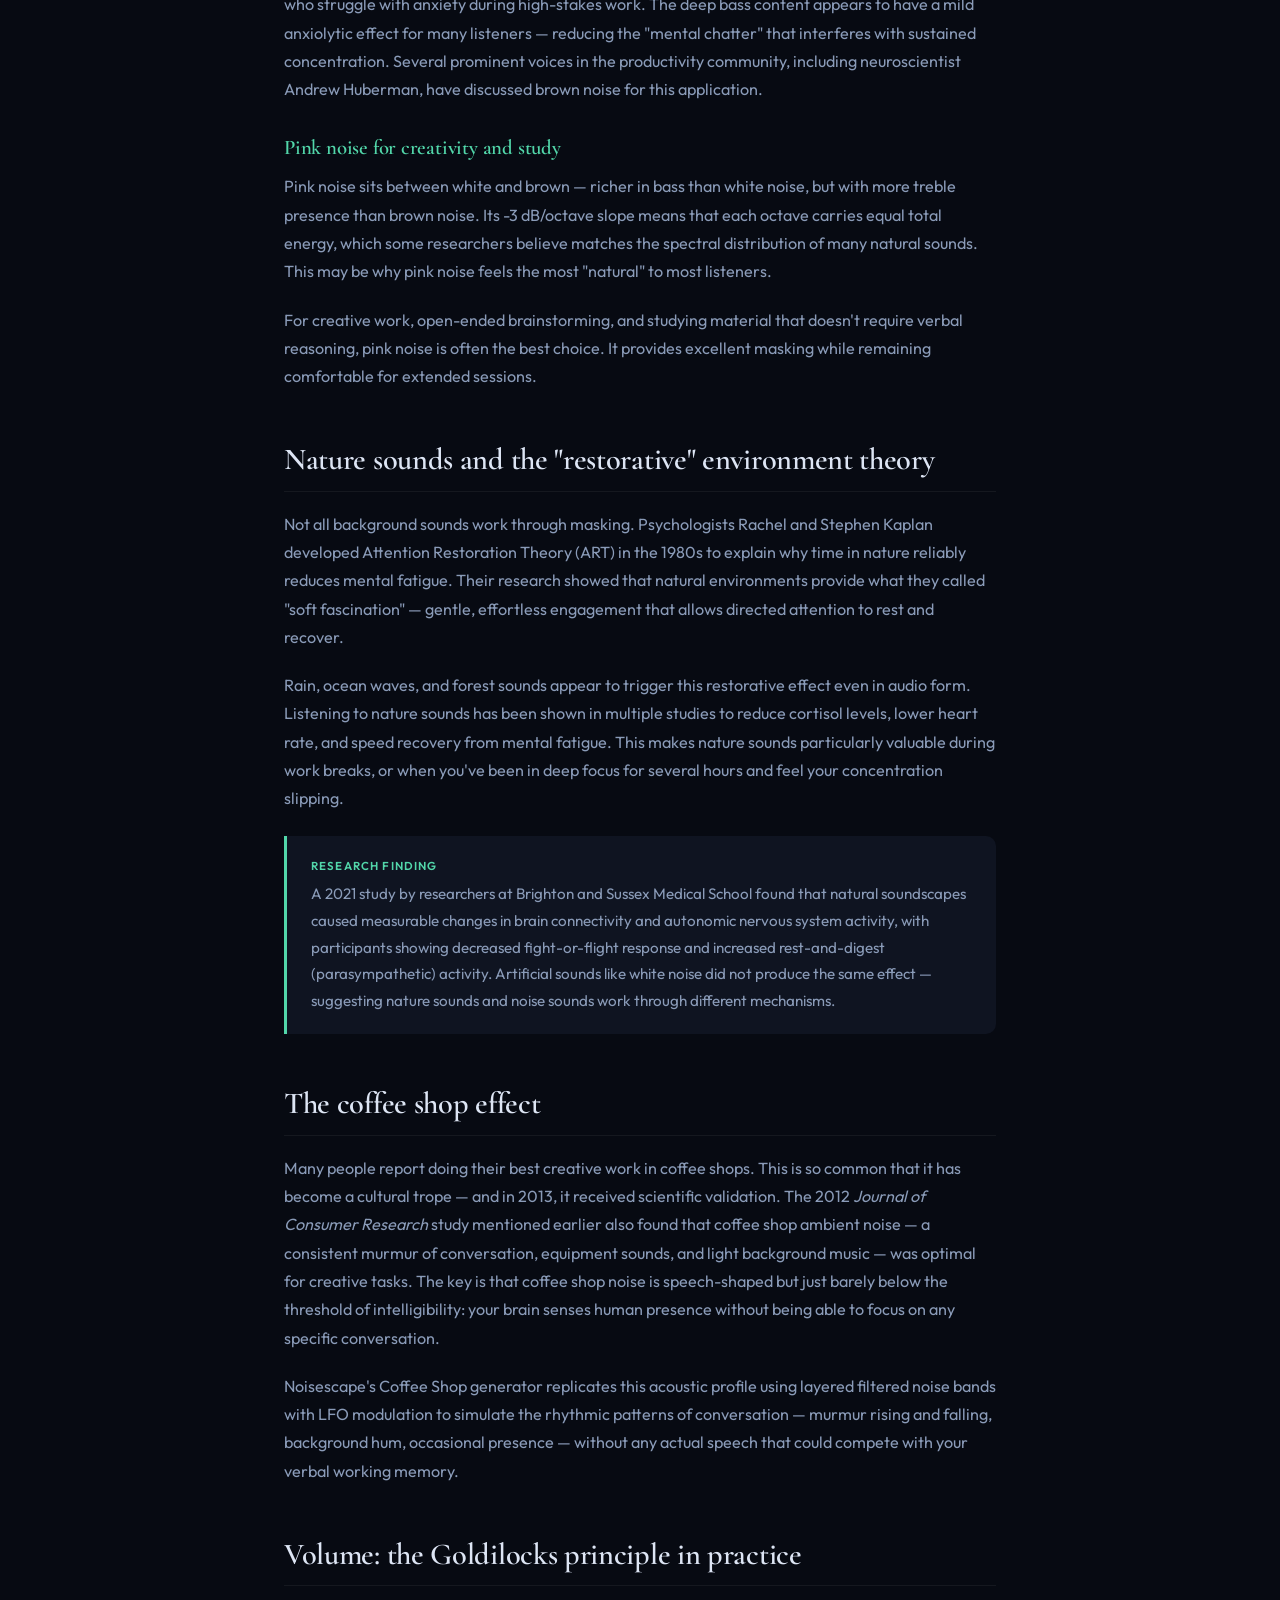
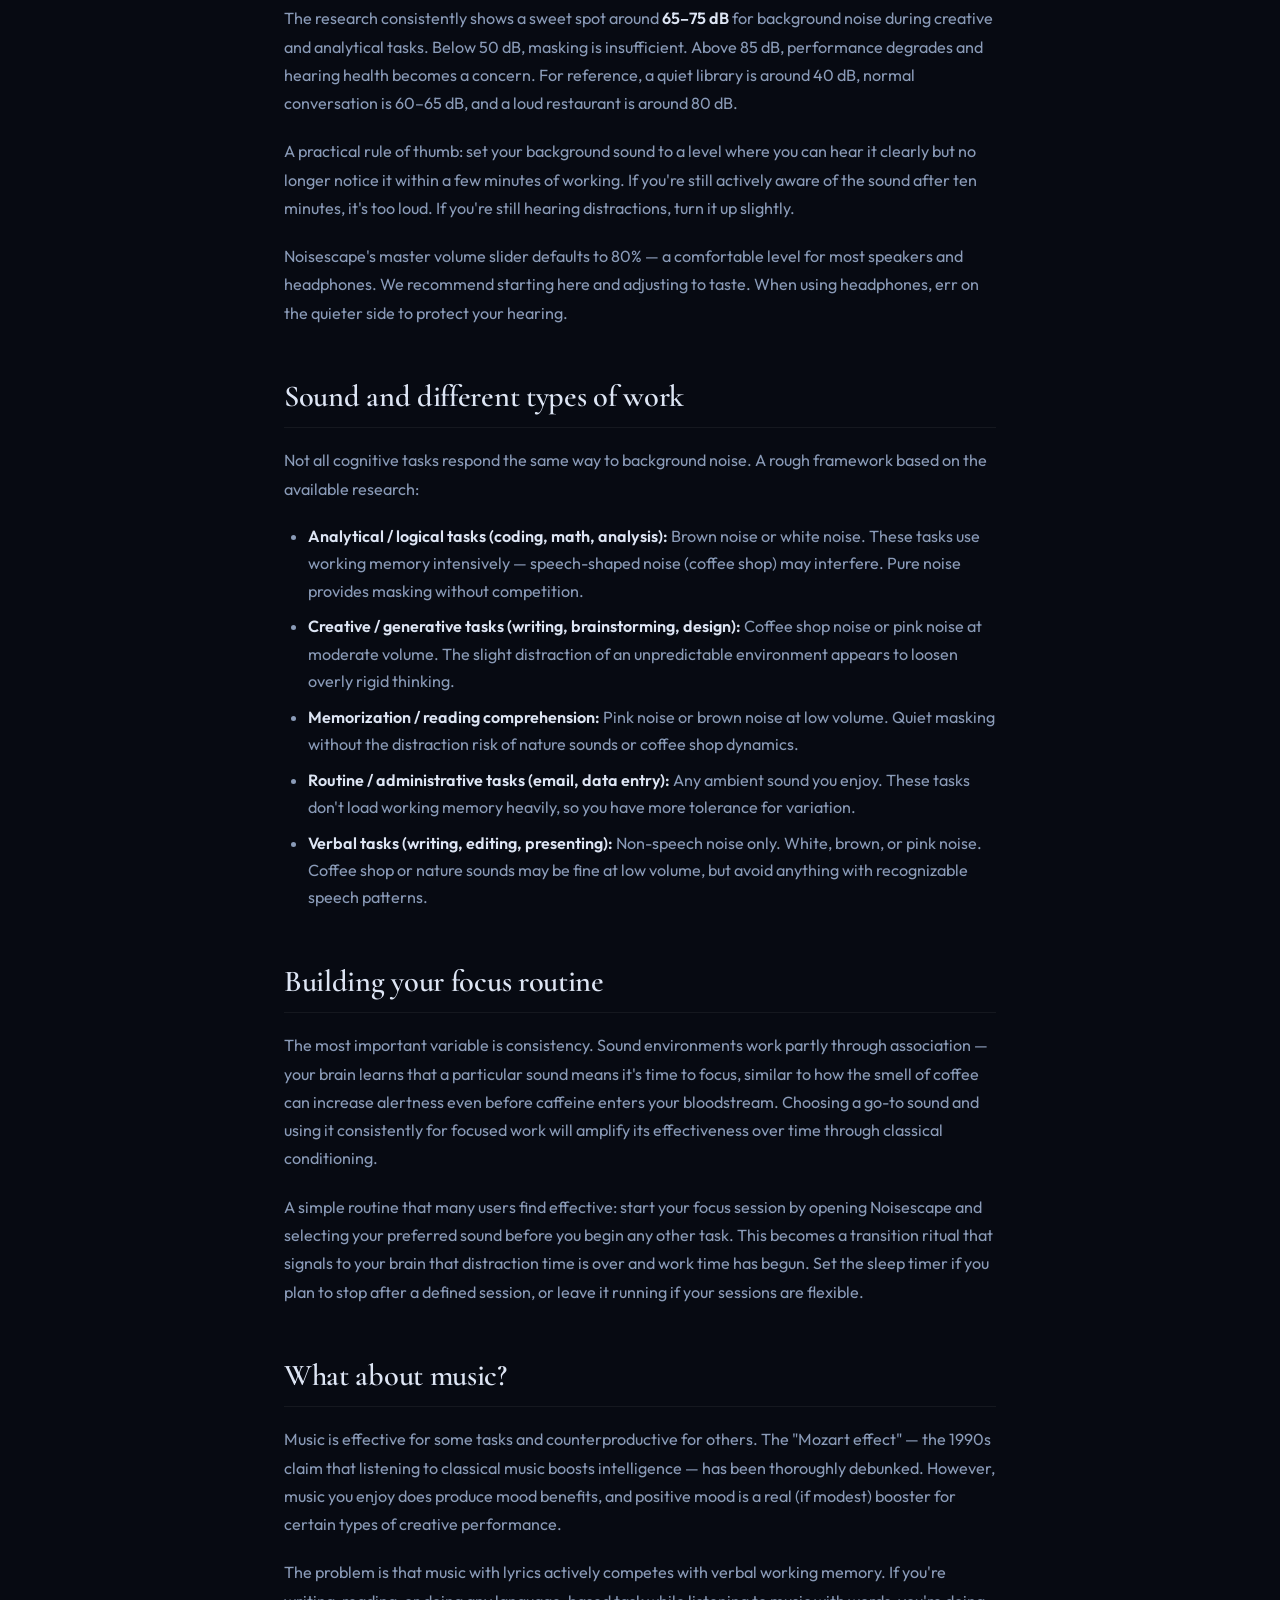
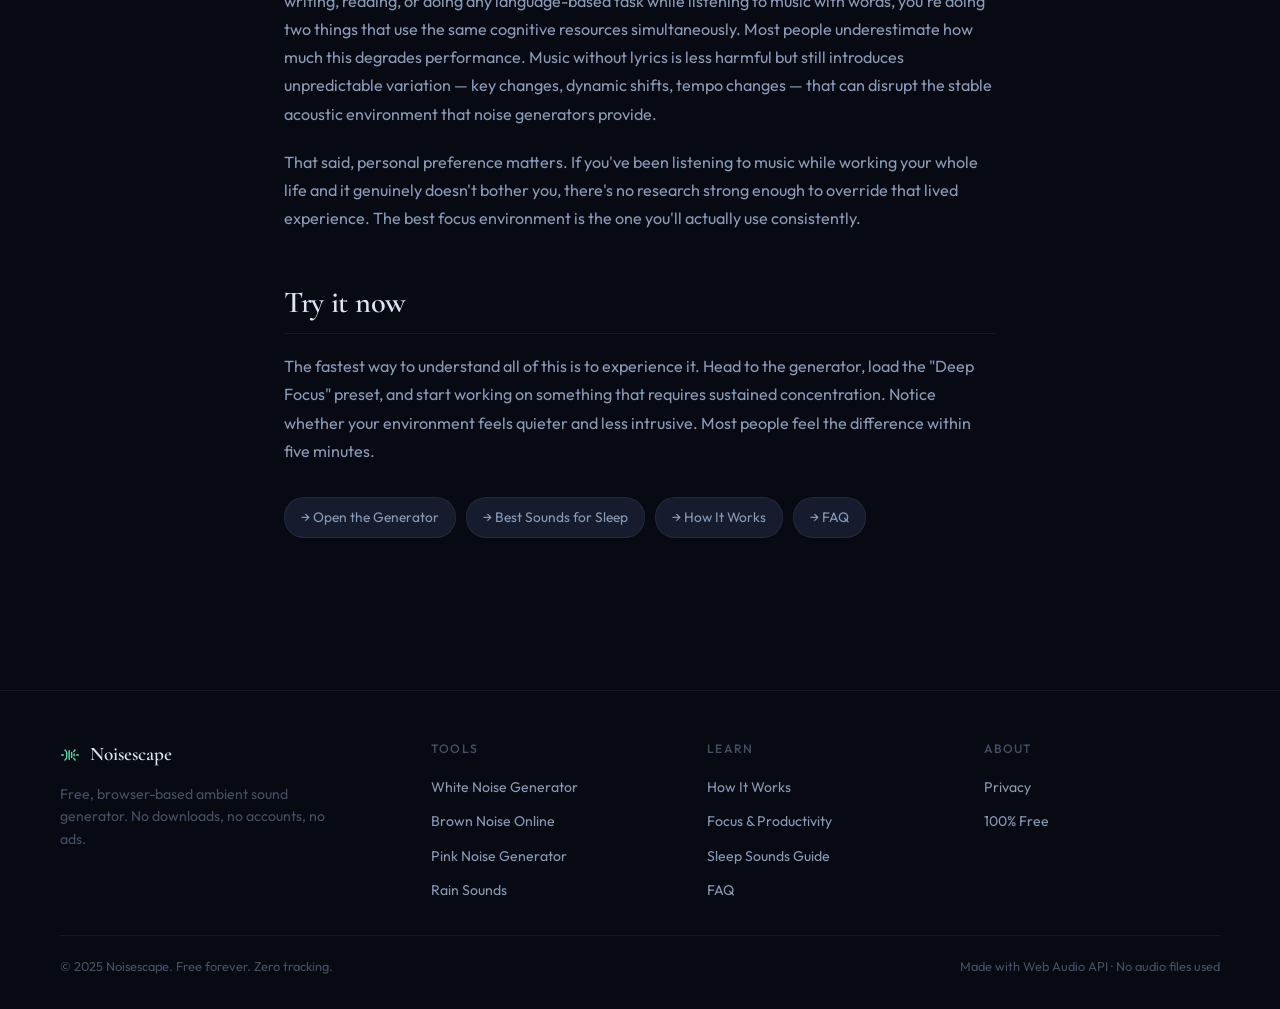
<file: focus-tips.html>
<!DOCTYPE html>
<html lang="en">
<head>
  <meta charset="UTF-8">
  <!-- Google tag (gtag.js) -->
  <script async src="https://www.googletagmanager.com/gtag/js?id=G-PY5T4DB5TQ"></script>
  <script>
    window.dataLayer = window.dataLayer || [];
    function gtag(){dataLayer.push(arguments);}
    gtag("js", new Date());
    gtag("config", "G-PY5T4DB5TQ");
  </script>
  <meta name="viewport" content="width=device-width, initial-scale=1.0">
  <title>White Noise for Focus &amp; Productivity — The Science of Background Sound</title>
  <meta name="description" content="Discover the science behind using white noise, brown noise, and ambient sounds for focus and productivity. Research-backed tips to supercharge deep work, studying, and creative thinking.">
  <link rel="canonical" href="https://noisescap.vercel.app/focus-tips">
  <meta name="google-adsense-account" content="ca-pub-3379075069129713">
  <meta name="robots" content="index, follow">
  <meta name="keywords" content="white noise for focus, brown noise for productivity, background noise for studying, ambient sound concentration, focus sounds no download, noise for deep work">
  <meta property="og:title" content="White Noise for Focus &amp; Productivity — The Science of Background Sound">
  <meta property="og:description" content="Research-backed guide to using white noise, brown noise, and ambient sound to boost focus, creativity, and deep work.">
  <meta property="og:url" content="https://noisescap.vercel.app/focus-tips">
  <meta property="og:type" content="article">
  <link rel="alternate" hreflang="en" href="https://noisescap.vercel.app/focus-tips">
  <link rel="alternate" hreflang="x-default" href="https://noisescap.vercel.app/focus-tips">
  <script type="application/ld+json">
  {
    "@context": "https://schema.org",
    "@type": "Article",
    "headline": "White Noise for Focus and Productivity: The Science Behind Background Sound",
    "description": "Research-backed guide to using white noise, brown noise, pink noise and nature sounds to improve concentration, studying, and deep work.",
    "url": "https://noisescap.vercel.app/focus-tips",
    "author": { "@type": "Organization", "name": "Noisescape" },
    "publisher": { "@type": "Organization", "name": "Noisescape" },
    "mainEntityOfPage": "https://noisescap.vercel.app/focus-tips"
  }
  </script>
  <link rel="preconnect" href="https://fonts.googleapis.com">
  <link rel="preconnect" href="https://fonts.gstatic.com" crossorigin>
  <link href="https://fonts.googleapis.com/css2?family=Cormorant+Garamond:ital,wght@0,400;0,600;1,400&family=Outfit:wght@300;400;500;600&display=swap" rel="stylesheet">
  <link rel="stylesheet" href="styles.css">
  <style>
    .research-box {
      background: var(--surface);
      border-left: 3px solid var(--accent);
      border-radius: 0 var(--radius-sm) var(--radius-sm) 0;
      padding: 20px 24px;
      margin: 24px 0;
    }
    .research-box .label {
      font-size: 0.72rem;
      text-transform: uppercase;
      letter-spacing: 0.1em;
      color: var(--accent);
      margin-bottom: 6px;
      font-weight: 600;
    }
    .research-box p { color: var(--text-dim); font-size: 0.95rem; margin: 0; }
    .comparison-table {
      width: 100%;
      border-collapse: collapse;
      margin: 24px 0;
      font-size: 0.92rem;
    }
    .comparison-table th {
      background: var(--surface-2);
      color: var(--text-dim);
      font-weight: 500;
      text-align: left;
      padding: 12px 16px;
      font-size: 0.8rem;
      text-transform: uppercase;
      letter-spacing: 0.06em;
      border-bottom: 1px solid var(--border);
    }
    .comparison-table td {
      padding: 13px 16px;
      border-bottom: 1px solid var(--border);
      color: var(--text-dim);
      vertical-align: top;
    }
    .comparison-table tr:last-child td { border-bottom: none; }
    .comparison-table td:first-child { color: var(--text); font-weight: 500; }
    .tag {
      display: inline-block;
      background: var(--accent-dim);
      color: var(--accent);
      font-size: 0.72rem;
      padding: 2px 8px;
      border-radius: 10px;
      font-weight: 500;
    }
    .tag-warm {
      background: var(--accent-warm-dim);
      color: var(--accent-warm);
    }
  </style>
</head>
<body>

<nav class="nav">
  <a href="/" class="nav-logo">
    <svg width="24" height="24" viewBox="0 0 24 24" fill="none" stroke="currentColor" stroke-width="1.8" stroke-linecap="round"><path d="M2 12h2M6 6l1.5 2M6 18l1.5-2M18 6l-1.5 2M18 18l-1.5-2M22 12h-2"/><path d="M8 9v6M11 7v10M14 9v6M17 11v2"/></svg>
    Noisescape
  </a>
  <ul class="nav-links" id="navLinks">
    <li><a href="/">Generator</a></li>
    <li><a href="/how-it-works">How It Works</a></li>
    <li><a href="/focus-tips" class="active">Focus Tips</a></li>
    <li><a href="/sleep-sounds">Sleep Sounds</a></li>
    <li><a href="/faq">FAQ</a></li>
  </ul>
  <button class="nav-menu-btn" id="menuBtn" aria-label="Menu">
    <svg width="20" height="20" viewBox="0 0 24 24" fill="none" stroke="currentColor" stroke-width="2"><path d="M3 12h18M3 6h18M3 18h18"/></svg>
  </button>
</nav>

<header class="article-hero">
  <div class="page-badge">Science &amp; Productivity</div>
  <h1>White noise for focus:<br><em>the science behind sound</em></h1>
  <p style="color:var(--text-dim);font-size:1.05rem;margin-top:18px;max-width:620px;margin-left:auto;margin-right:auto;">Why do some people swear by white noise for focus while others prefer brown noise or coffee shop chatter? The answer is rooted in neuroscience, and understanding it will help you build a sound environment that genuinely works.</p>
</header>

<article class="article-body">

  <h2>The open office problem</h2>

  <p>Open-plan offices became popular in the early 2000s as organizations sought to encourage collaboration and reduce real estate costs. What nobody anticipated was the cognitive cost. A 2018 Harvard Business School study found that open offices actually reduced face-to-face interaction by 70% — and a University of Sydney study of over 42,000 workers found that <strong>acoustic privacy</strong> was the single biggest predictor of worker satisfaction, more than commute, salary, or management quality.</p>

  <p>The problem is not sound in general — it's unpredictable, intelligible sound. Your brain evolved to detect novelty, especially human speech. Every time a colleague starts a conversation, laughs, or takes a phone call, your auditory cortex involuntarily processes it. This "orienting response" pulls attention away from your current task. Depending on the task, regaining full concentration can take anywhere from 3 to 23 minutes.</p>

  <p>Background noise — specifically noise that is consistent, broad-spectrum, and non-speech — solves this by raising your ambient noise floor to the point where transient sounds no longer stand out.</p>

  <h2>Stochastic resonance: why a little noise helps</h2>

  <p>It seems counterintuitive that adding noise to an environment would improve cognitive performance. But a well-documented phenomenon called <strong>stochastic resonance</strong> explains exactly this. In certain nonlinear systems — including neurons — a small amount of background noise can actually amplify weak signals, making them easier to detect and process.</p>

  <p>Applied to cognition, this means that the brain doesn't operate optimally in complete silence. A moderate level of background noise keeps your neural systems at just the right arousal level — alert enough to perform well, but not so overstimulated that anxiety or distraction sets in. This is sometimes called the Goldilocks zone of auditory stimulation.</p>

  <div class="research-box">
    <div class="label">Research Finding</div>
    <p>A 2012 study published in the <em>Journal of Consumer Research</em> by Ravi Mehta, Rui Zhu, and Amar Cheema found that moderate ambient noise (around 70 dB) significantly improved creative performance compared to both low noise (50 dB) and high noise (85 dB). The researchers proposed that the moderate noise level induced a slightly unfocused mindset that paradoxically enhanced creative thinking — a state they described as "abstract cognition."</p>
  </div>

  <h2>The cocktail party effect and masking</h2>

  <p>In 1953, Colin Cherry described what he called the "cocktail party effect" — the human brain's remarkable ability to follow a single conversation in a crowded, noisy room. This is an extraordinary feat of auditory processing, but it comes with a cost: your brain is constantly scanning the entire acoustic environment, selecting one stream and suppressing others. In a quiet office, every intelligible word from a nearby conversation competes for your selection attention.</p>

  <p>Broadband noise — white, brown, or pink — works by <strong>masking</strong>: it raises the noise floor of your environment so that speech from across the room falls below the threshold of intelligibility. Your brain no longer needs to work to suppress it, freeing those attentional resources for your actual work.</p>

  <p>The key word is <em>broadband</em>. Narrowband noise, music with lyrics, or even music without lyrics (if you're doing verbal or analytical tasks) all compete with your language and reasoning centers to some degree. Pure noise is acoustically inert from a cognitive standpoint — your brain processes it as texture, not content.</p>

  <h2>White noise vs. brown noise vs. pink noise for focus</h2>

  <p>These three types of noise differ in their spectral distribution — how energy is distributed across the frequency spectrum. Each has different effects on focus and concentration depending on your task and personal preference.</p>

  <table class="comparison-table">
    <thead>
      <tr>
        <th>Noise Type</th>
        <th>Spectral Profile</th>
        <th>Best For</th>
        <th>Character</th>
      </tr>
    </thead>
    <tbody>
      <tr>
        <td>White Noise</td>
        <td>Flat (all freqs equal)</td>
        <td>General masking, ADHD, light sleep</td>
        <td>Like a fan or TV static — sharp, even hiss</td>
      </tr>
      <tr>
        <td>Brown Noise <span class="tag">Most Popular</span></td>
        <td>-6 dB/octave (bass heavy)</td>
        <td>Deep work, coding, reading</td>
        <td>Like a waterfall or strong wind — deep and warm</td>
      </tr>
      <tr>
        <td>Pink Noise</td>
        <td>-3 dB/octave (balanced)</td>
        <td>Creativity, study, balanced masking</td>
        <td>Like steady rainfall — the most "natural" of the three</td>
      </tr>
    </tbody>
  </table>

  <h3>White noise for focus</h3>

  <p>White noise has a completely flat frequency spectrum — equal energy at every audible frequency. It produces the most complete broadband masking, which makes it the gold standard for noise-sensitive environments. Open offices, libraries, and coworking spaces often pipe in white noise through ceiling speakers for exactly this reason. Several studies on children with ADHD have found that white noise backgrounds significantly improved task performance and sustained attention compared to quiet conditions.</p>

  <p>The downside of white noise is that many people find it harsh over long periods, particularly at the high end. If you find yourself getting irritated after an hour, try brown noise instead.</p>

  <h3>Brown noise for deep work</h3>

  <p>Brown noise — sometimes called Brownian noise, after the mathematician Robert Brown — has a much steeper rolloff of high frequencies, resulting in a deep, warm rumble. Many people describe it as the sound of a powerful waterfall, a low-flying airplane, or standing beside a large air conditioning unit. This character makes it feel physically immersive and grounding.</p>

  <p>Brown noise has surged in popularity among knowledge workers, particularly those with ADHD or who struggle with anxiety during high-stakes work. The deep bass content appears to have a mild anxiolytic effect for many listeners — reducing the "mental chatter" that interferes with sustained concentration. Several prominent voices in the productivity community, including neuroscientist Andrew Huberman, have discussed brown noise for this application.</p>

  <h3>Pink noise for creativity and study</h3>

  <p>Pink noise sits between white and brown — richer in bass than white noise, but with more treble presence than brown noise. Its -3 dB/octave slope means that each octave carries equal total energy, which some researchers believe matches the spectral distribution of many natural sounds. This may be why pink noise feels the most "natural" to most listeners.</p>

  <p>For creative work, open-ended brainstorming, and studying material that doesn't require verbal reasoning, pink noise is often the best choice. It provides excellent masking while remaining comfortable for extended sessions.</p>

  <h2>Nature sounds and the "restorative" environment theory</h2>

  <p>Not all background sounds work through masking. Psychologists Rachel and Stephen Kaplan developed Attention Restoration Theory (ART) in the 1980s to explain why time in nature reliably reduces mental fatigue. Their research showed that natural environments provide what they called "soft fascination" — gentle, effortless engagement that allows directed attention to rest and recover.</p>

  <p>Rain, ocean waves, and forest sounds appear to trigger this restorative effect even in audio form. Listening to nature sounds has been shown in multiple studies to reduce cortisol levels, lower heart rate, and speed recovery from mental fatigue. This makes nature sounds particularly valuable during work breaks, or when you've been in deep focus for several hours and feel your concentration slipping.</p>

  <div class="research-box">
    <div class="label">Research Finding</div>
    <p>A 2021 study by researchers at Brighton and Sussex Medical School found that natural soundscapes caused measurable changes in brain connectivity and autonomic nervous system activity, with participants showing decreased fight-or-flight response and increased rest-and-digest (parasympathetic) activity. Artificial sounds like white noise did not produce the same effect — suggesting nature sounds and noise sounds work through different mechanisms.</p>
  </div>

  <h2>The coffee shop effect</h2>

  <p>Many people report doing their best creative work in coffee shops. This is so common that it has become a cultural trope — and in 2013, it received scientific validation. The 2012 <em>Journal of Consumer Research</em> study mentioned earlier also found that coffee shop ambient noise — a consistent murmur of conversation, equipment sounds, and light background music — was optimal for creative tasks. The key is that coffee shop noise is speech-shaped but just barely below the threshold of intelligibility: your brain senses human presence without being able to focus on any specific conversation.</p>

  <p>Noisescape's Coffee Shop generator replicates this acoustic profile using layered filtered noise bands with LFO modulation to simulate the rhythmic patterns of conversation — murmur rising and falling, background hum, occasional presence — without any actual speech that could compete with your verbal working memory.</p>

  <h2>Volume: the Goldilocks principle in practice</h2>

  <p>The research consistently shows a sweet spot around <strong>65–75 dB</strong> for background noise during creative and analytical tasks. Below 50 dB, masking is insufficient. Above 85 dB, performance degrades and hearing health becomes a concern. For reference, a quiet library is around 40 dB, normal conversation is 60–65 dB, and a loud restaurant is around 80 dB.</p>

  <p>A practical rule of thumb: set your background sound to a level where you can hear it clearly but no longer notice it within a few minutes of working. If you're still actively aware of the sound after ten minutes, it's too loud. If you're still hearing distractions, turn it up slightly.</p>

  <p>Noisescape's master volume slider defaults to 80% — a comfortable level for most speakers and headphones. We recommend starting here and adjusting to taste. When using headphones, err on the quieter side to protect your hearing.</p>

  <h2>Sound and different types of work</h2>

  <p>Not all cognitive tasks respond the same way to background noise. A rough framework based on the available research:</p>

  <ul>
    <li><strong>Analytical / logical tasks (coding, math, analysis):</strong> Brown noise or white noise. These tasks use working memory intensively — speech-shaped noise (coffee shop) may interfere. Pure noise provides masking without competition.</li>
    <li><strong>Creative / generative tasks (writing, brainstorming, design):</strong> Coffee shop noise or pink noise at moderate volume. The slight distraction of an unpredictable environment appears to loosen overly rigid thinking.</li>
    <li><strong>Memorization / reading comprehension:</strong> Pink noise or brown noise at low volume. Quiet masking without the distraction risk of nature sounds or coffee shop dynamics.</li>
    <li><strong>Routine / administrative tasks (email, data entry):</strong> Any ambient sound you enjoy. These tasks don't load working memory heavily, so you have more tolerance for variation.</li>
    <li><strong>Verbal tasks (writing, editing, presenting):</strong> Non-speech noise only. White, brown, or pink noise. Coffee shop or nature sounds may be fine at low volume, but avoid anything with recognizable speech patterns.</li>
  </ul>

  <h2>Building your focus routine</h2>

  <p>The most important variable is consistency. Sound environments work partly through association — your brain learns that a particular sound means it's time to focus, similar to how the smell of coffee can increase alertness even before caffeine enters your bloodstream. Choosing a go-to sound and using it consistently for focused work will amplify its effectiveness over time through classical conditioning.</p>

  <p>A simple routine that many users find effective: start your focus session by opening Noisescape and selecting your preferred sound before you begin any other task. This becomes a transition ritual that signals to your brain that distraction time is over and work time has begun. Set the sleep timer if you plan to stop after a defined session, or leave it running if your sessions are flexible.</p>

  <h2>What about music?</h2>

  <p>Music is effective for some tasks and counterproductive for others. The "Mozart effect" — the 1990s claim that listening to classical music boosts intelligence — has been thoroughly debunked. However, music you enjoy does produce mood benefits, and positive mood is a real (if modest) booster for certain types of creative performance.</p>

  <p>The problem is that music with lyrics actively competes with verbal working memory. If you're writing, reading, or doing any language-based task while listening to music with words, you're doing two things that use the same cognitive resources simultaneously. Most people underestimate how much this degrades performance. Music without lyrics is less harmful but still introduces unpredictable variation — key changes, dynamic shifts, tempo changes — that can disrupt the stable acoustic environment that noise generators provide.</p>

  <p>That said, personal preference matters. If you've been listening to music while working your whole life and it genuinely doesn't bother you, there's no research strong enough to override that lived experience. The best focus environment is the one you'll actually use consistently.</p>

  <h2>Try it now</h2>

  <p>The fastest way to understand all of this is to experience it. Head to the generator, load the "Deep Focus" preset, and start working on something that requires sustained concentration. Notice whether your environment feels quieter and less intrusive. Most people feel the difference within five minutes.</p>

  <div class="internal-links">
    <a href="/" class="internal-link">→ Open the Generator</a>
    <a href="/sleep-sounds" class="internal-link">→ Best Sounds for Sleep</a>
    <a href="/how-it-works" class="internal-link">→ How It Works</a>
    <a href="/faq" class="internal-link">→ FAQ</a>
  </div>

</article>

<footer>
  <div class="footer-inner">
    <div class="footer-brand">
      <a href="/" class="nav-logo" style="font-size:1.2rem;">
        <svg width="20" height="20" viewBox="0 0 24 24" fill="none" stroke="currentColor" stroke-width="1.8" stroke-linecap="round"><path d="M2 12h2M6 6l1.5 2M6 18l1.5-2M18 6l-1.5 2M18 18l-1.5-2M22 12h-2"/><path d="M8 9v6M11 7v10M14 9v6M17 11v2"/></svg>
        Noisescape
      </a>
      <p>Free, browser-based ambient sound generator. No downloads, no accounts, no ads.</p>
    </div>
    <div class="footer-col"><h5>Tools</h5><ul>
      <li><a href="/">White Noise Generator</a></li>
      <li><a href="/">Brown Noise Online</a></li>
      <li><a href="/">Pink Noise Generator</a></li>
      <li><a href="/">Rain Sounds</a></li>
    </ul></div>
    <div class="footer-col"><h5>Learn</h5><ul>
      <li><a href="/how-it-works">How It Works</a></li>
      <li><a href="/focus-tips">Focus &amp; Productivity</a></li>
      <li><a href="/sleep-sounds">Sleep Sounds Guide</a></li>
      <li><a href="/faq">FAQ</a></li>
    </ul></div>
    <div class="footer-col"><h5>About</h5><ul>
      <li><a href="/faq">Privacy</a></li>
      <li><a href="/faq">100% Free</a></li>
    </ul></div>
  </div>
  <div class="footer-bottom">
    <p>© 2025 Noisescape. Free forever. Zero tracking.</p>
    <p>Made with Web Audio API · No audio files used</p>
  </div>
</footer>
<script>
  document.getElementById('menuBtn').addEventListener('click', () => document.getElementById('navLinks').classList.toggle('open'));
  document.getElementById('navLinks').addEventListener('click', e => { if(e.target.tagName==='A') document.getElementById('navLinks').classList.remove('open'); });
</script>
</body>
</html>
</file>
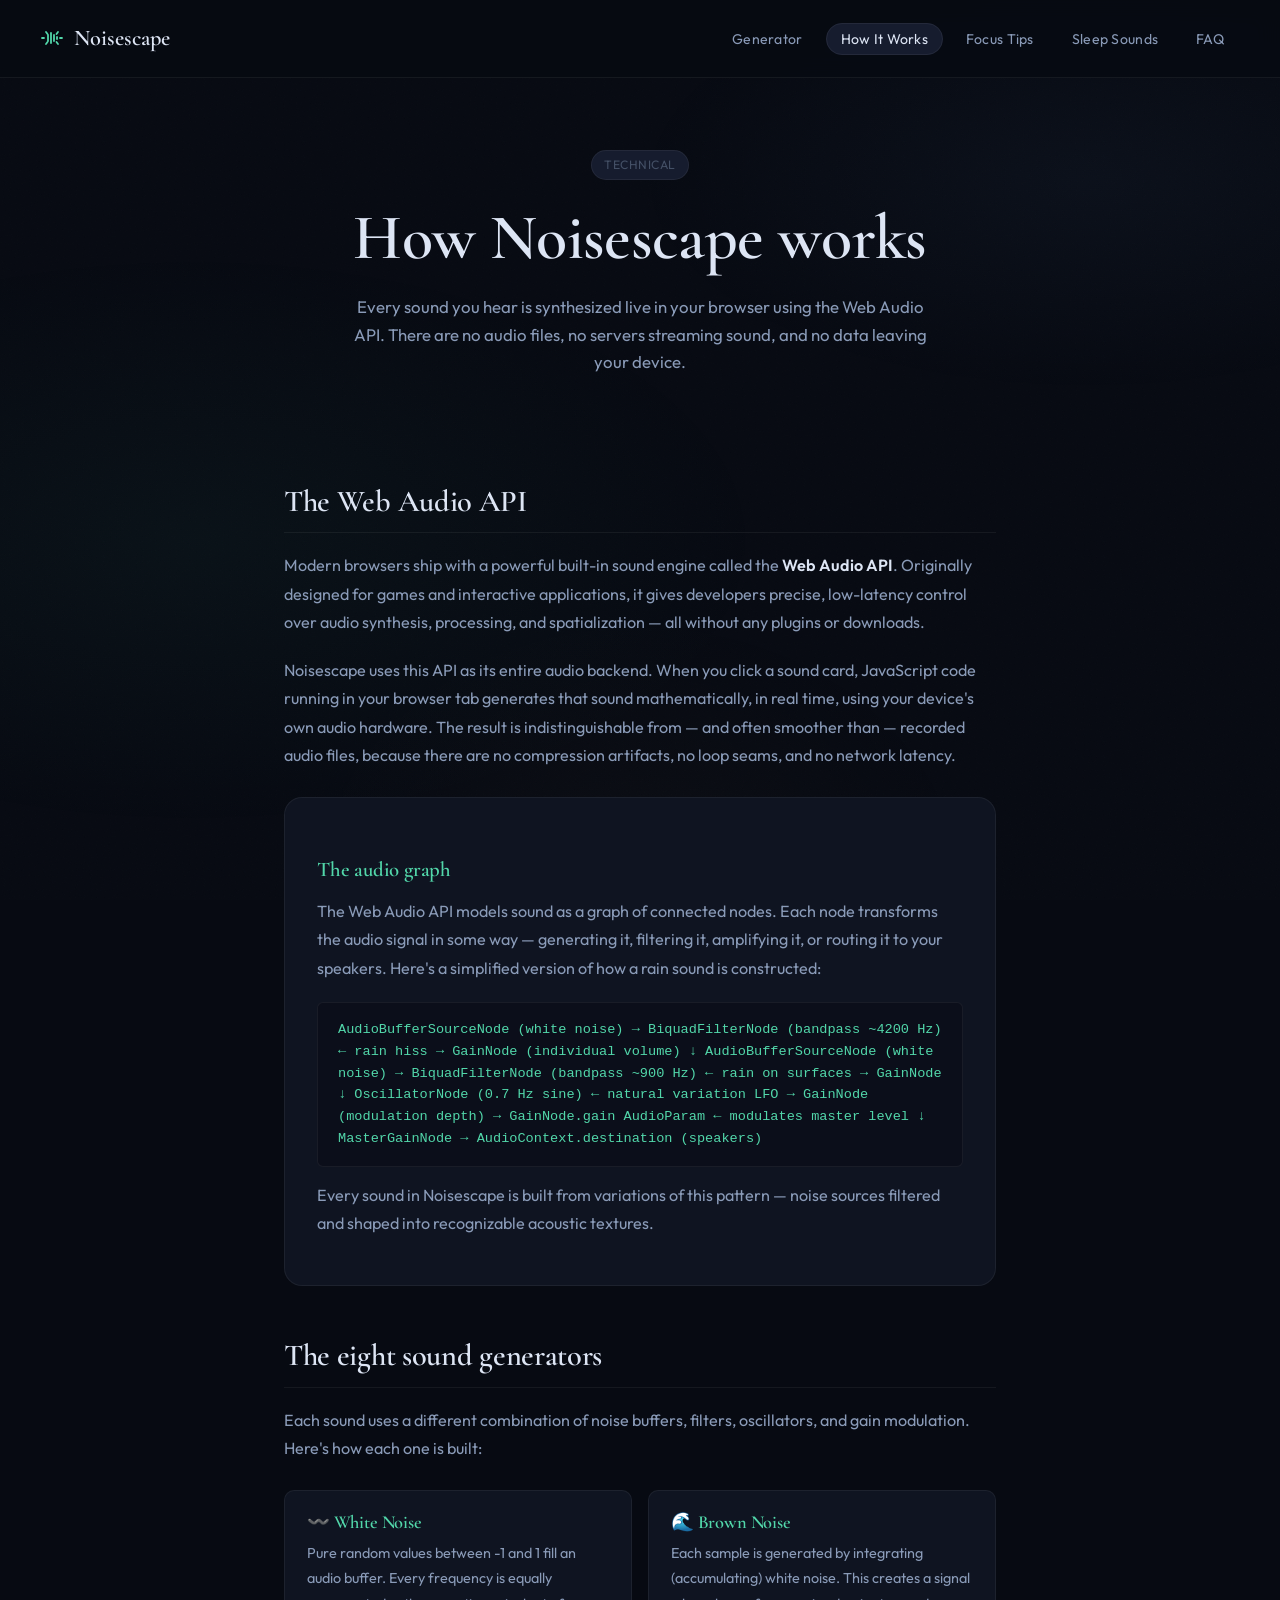
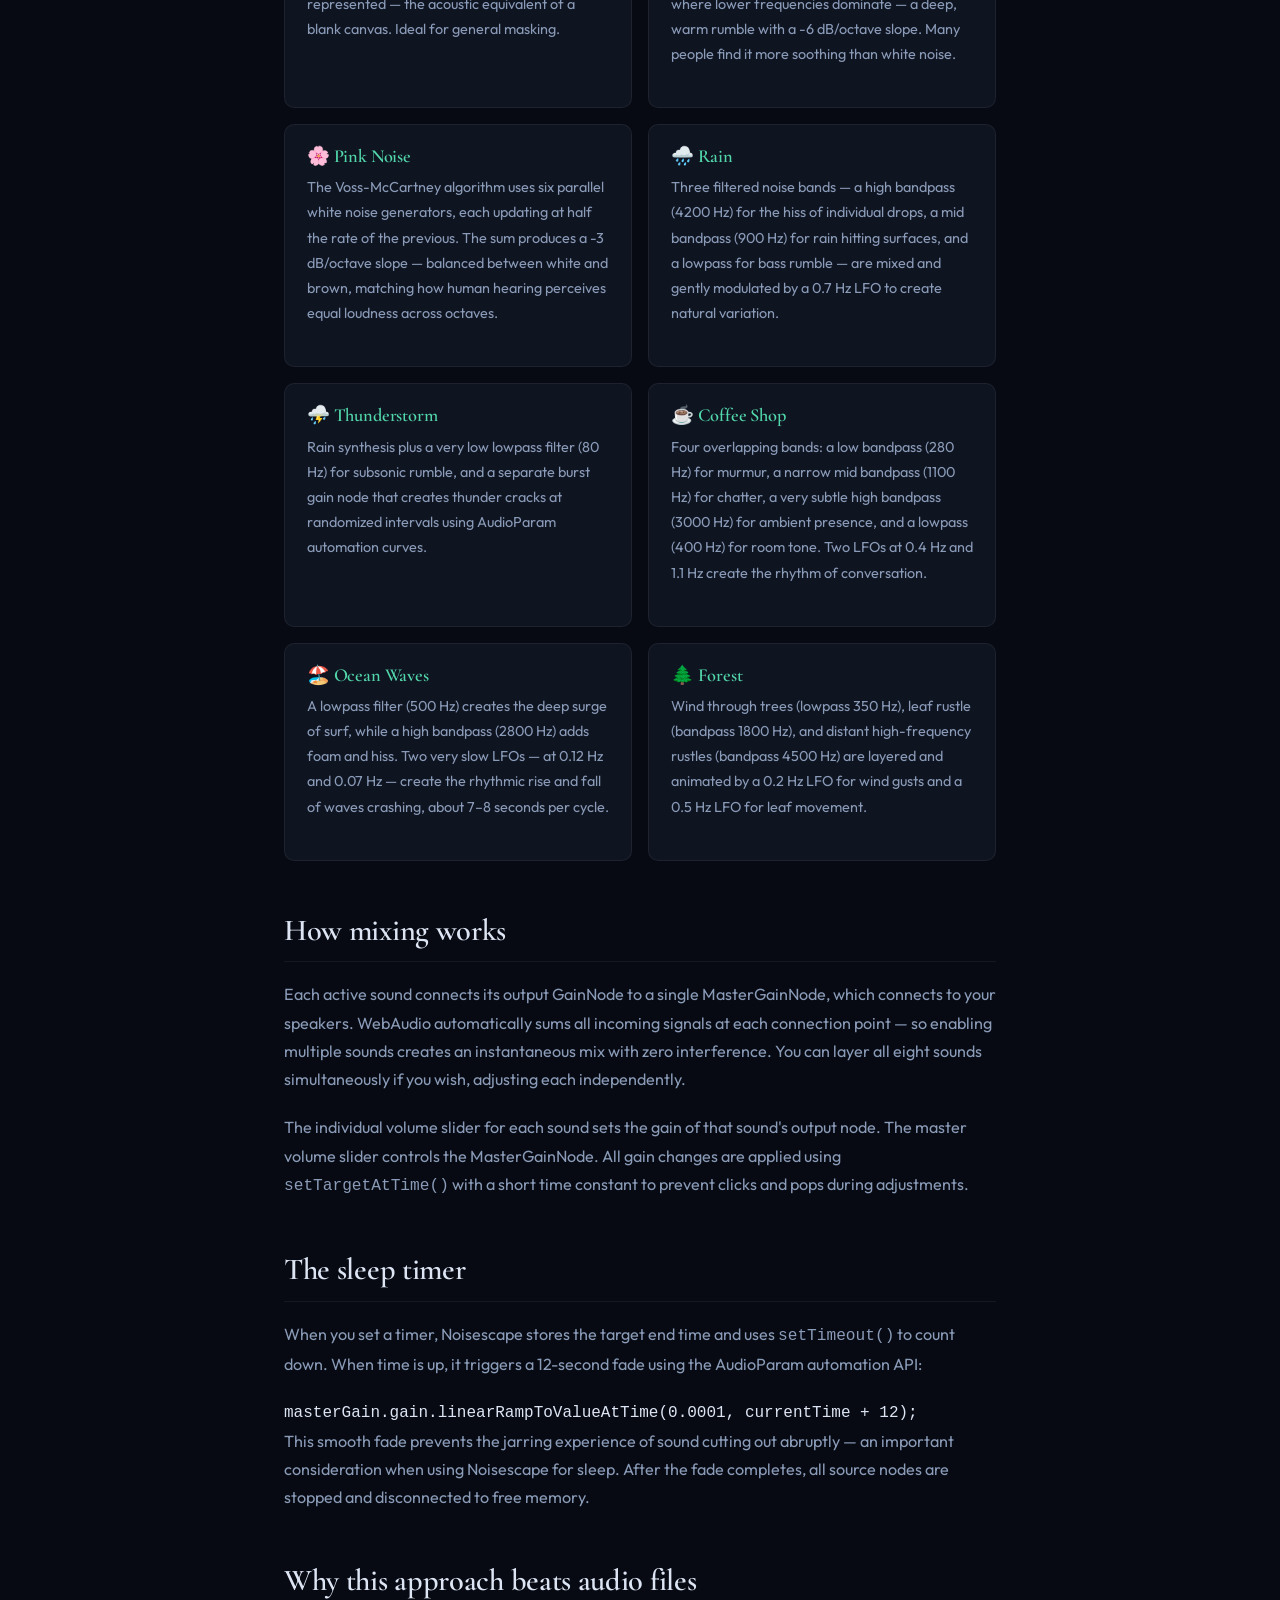
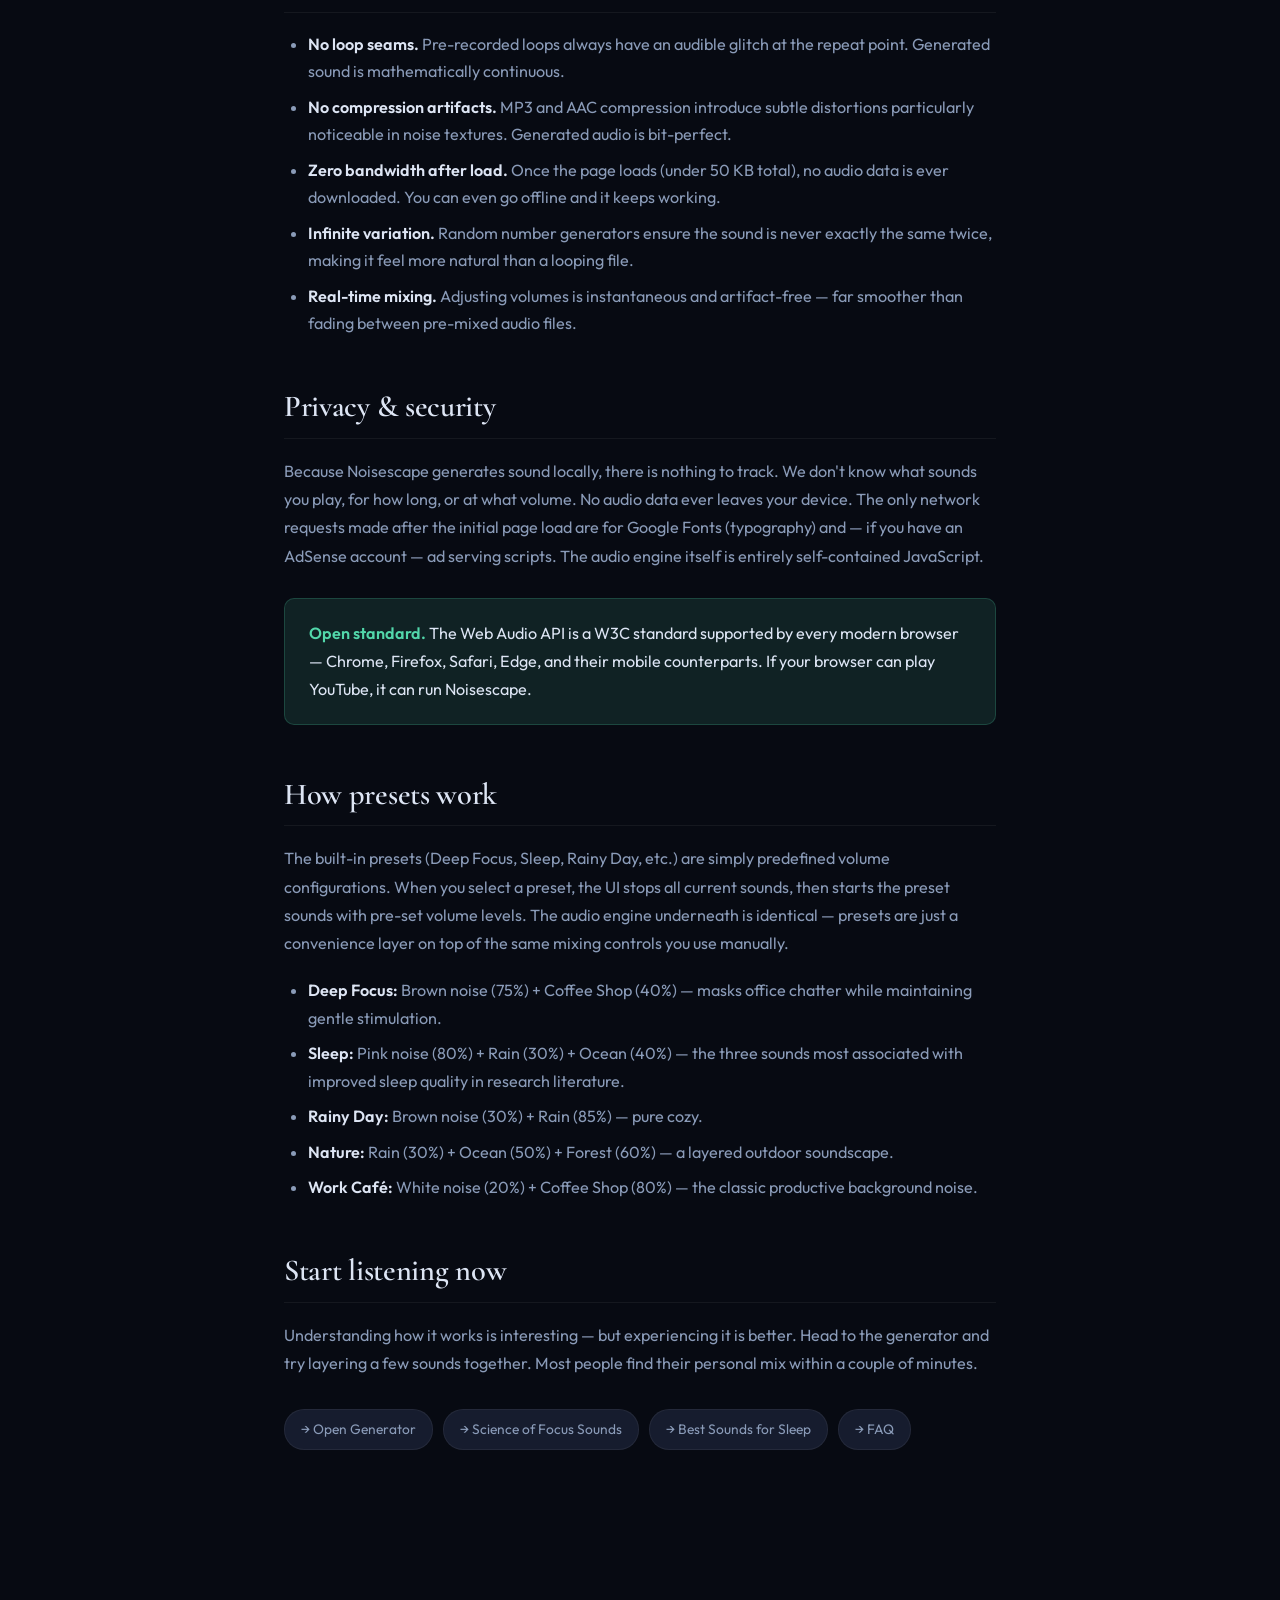
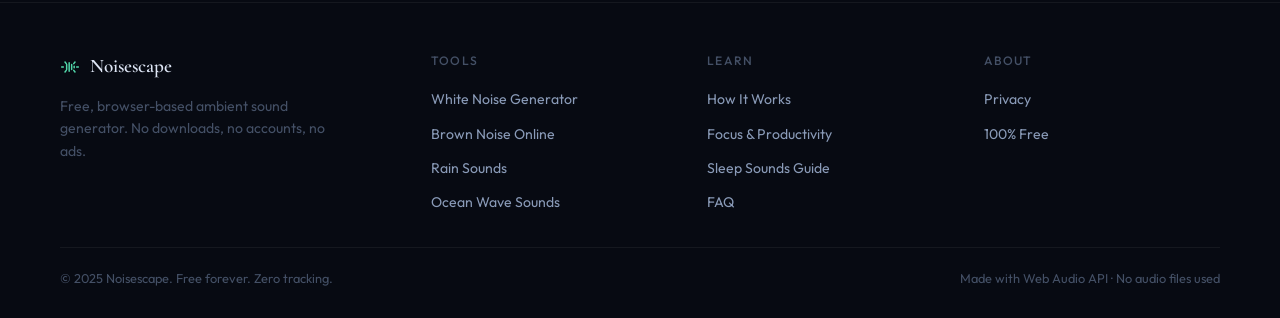
<file: how-it-works.html>
<!DOCTYPE html>
<html lang="en">
<head>
  <meta charset="UTF-8">
  <!-- Google tag (gtag.js) -->
  <script async src="https://www.googletagmanager.com/gtag/js?id=G-PY5T4DB5TQ"></script>
  <script>
    window.dataLayer = window.dataLayer || [];
    function gtag(){dataLayer.push(arguments);}
    gtag("js", new Date());
    gtag("config", "G-PY5T4DB5TQ");
  </script>
  <meta name="viewport" content="width=device-width, initial-scale=1.0">
  <title>How It Works — Noisescape White Noise Generator</title>
  <meta name="description" content="Learn how Noisescape generates white noise, brown noise, pink noise, and nature sounds entirely in your browser using the Web Audio API — no audio files, no downloads.">
  <link rel="canonical" href="https://noisescap.vercel.app/how-it-works">
  <meta name="google-adsense-account" content="ca-pub-3379075069129713">
  <meta name="robots" content="index, follow">
  <meta property="og:title" content="How It Works — Noisescape White Noise Generator">
  <meta property="og:description" content="Learn how we synthesize white noise, brown noise, rain, and ocean sounds directly in your browser with no downloads.">
  <meta property="og:url" content="https://noisescap.vercel.app/how-it-works">
  <meta property="og:type" content="article">
  <link rel="alternate" hreflang="en" href="https://noisescap.vercel.app/how-it-works">
  <link rel="alternate" hreflang="x-default" href="https://noisescap.vercel.app/how-it-works">
  <script type="application/ld+json">
  {
    "@context": "https://schema.org",
    "@type": "Article",
    "headline": "How Noisescape Generates Ambient Sounds in Your Browser",
    "description": "Technical explanation of how the Web Audio API is used to synthesize white noise, brown noise, pink noise, and nature sounds.",
    "url": "https://noisescap.vercel.app/how-it-works",
    "publisher": { "@type": "Organization", "name": "Noisescape" }
  }
  </script>
  <link rel="preconnect" href="https://fonts.googleapis.com">
  <link rel="preconnect" href="https://fonts.gstatic.com" crossorigin>
  <link href="https://fonts.googleapis.com/css2?family=Cormorant+Garamond:ital,wght@0,400;0,600;1,400&family=Outfit:wght@300;400;500;600&display=swap" rel="stylesheet">
  <link rel="stylesheet" href="styles.css">
  <style>
    .tech-card {
      background: var(--surface);
      border: 1px solid var(--border);
      border-radius: var(--radius);
      padding: 28px 32px;
      margin: 28px 0;
    }
    .tech-card h3 { margin-bottom: 14px; }
    .tech-card code {
      display: block;
      background: var(--bg-2);
      border: 1px solid var(--border);
      border-radius: var(--radius-xs);
      padding: 16px 20px;
      font-size: 0.85rem;
      color: var(--accent);
      font-family: 'Courier New', monospace;
      margin: 14px 0;
      overflow-x: auto;
      line-height: 1.6;
    }
    .sound-type-grid {
      display: grid;
      grid-template-columns: repeat(2, 1fr);
      gap: 16px;
      margin: 28px 0;
    }
    .sound-type-card {
      background: var(--surface);
      border: 1px solid var(--border);
      border-radius: var(--radius-sm);
      padding: 20px 22px;
    }
    .sound-type-card h4 { margin-bottom: 8px; color: var(--accent); }
    .sound-type-card p { font-size: 0.9rem; }
    .step-list { list-style: none; padding: 0; counter-reset: steps; }
    .step-list li {
      counter-increment: steps;
      display: flex;
      gap: 18px;
      padding: 20px 0;
      border-bottom: 1px solid var(--border);
    }
    .step-list li::before {
      content: counter(steps);
      flex-shrink: 0;
      width: 32px;
      height: 32px;
      background: var(--accent-dim);
      border: 1px solid rgba(82,215,170,0.25);
      border-radius: 50%;
      display: flex;
      align-items: center;
      justify-content: center;
      font-size: 0.82rem;
      color: var(--accent);
      font-weight: 600;
      margin-top: 2px;
    }
    .step-content h4 { margin-bottom: 6px; }
    .step-content p { font-size: 0.93rem; }
    @media (max-width: 600px) {
      .sound-type-grid { grid-template-columns: 1fr; }
    }
  </style>
</head>
<body>

<nav class="nav">
  <a href="/" class="nav-logo">
    <svg width="24" height="24" viewBox="0 0 24 24" fill="none" stroke="currentColor" stroke-width="1.8" stroke-linecap="round"><path d="M2 12h2M6 6l1.5 2M6 18l1.5-2M18 6l-1.5 2M18 18l-1.5-2M22 12h-2"/><path d="M8 9v6M11 7v10M14 9v6M17 11v2"/></svg>
    Noisescape
  </a>
  <ul class="nav-links" id="navLinks">
    <li><a href="/">Generator</a></li>
    <li><a href="/how-it-works" class="active">How It Works</a></li>
    <li><a href="/focus-tips">Focus Tips</a></li>
    <li><a href="/sleep-sounds">Sleep Sounds</a></li>
    <li><a href="/faq">FAQ</a></li>
  </ul>
  <button class="nav-menu-btn" id="menuBtn" aria-label="Menu">
    <svg width="20" height="20" viewBox="0 0 24 24" fill="none" stroke="currentColor" stroke-width="2"><path d="M3 12h18M3 6h18M3 18h18"/></svg>
  </button>
</nav>

<header class="article-hero">
  <div class="page-badge">Technical</div>
  <h1>How Noisescape works</h1>
  <p style="color:var(--text-dim);font-size:1.05rem;margin-top:16px;max-width:600px;margin-left:auto;margin-right:auto;">Every sound you hear is synthesized live in your browser using the Web Audio API. There are no audio files, no servers streaming sound, and no data leaving your device.</p>
</header>

<article class="article-body">

  <h2>The Web Audio API</h2>

  <p>Modern browsers ship with a powerful built-in sound engine called the <strong>Web Audio API</strong>. Originally designed for games and interactive applications, it gives developers precise, low-latency control over audio synthesis, processing, and spatialization — all without any plugins or downloads.</p>

  <p>Noisescape uses this API as its entire audio backend. When you click a sound card, JavaScript code running in your browser tab generates that sound mathematically, in real time, using your device's own audio hardware. The result is indistinguishable from — and often smoother than — recorded audio files, because there are no compression artifacts, no loop seams, and no network latency.</p>

  <div class="tech-card">
    <h3>The audio graph</h3>
    <p>The Web Audio API models sound as a graph of connected nodes. Each node transforms the audio signal in some way — generating it, filtering it, amplifying it, or routing it to your speakers. Here's a simplified version of how a rain sound is constructed:</p>
    <code>AudioBufferSourceNode (white noise)
  → BiquadFilterNode (bandpass ~4200 Hz)   ← rain hiss
  → GainNode (individual volume)
     ↓
AudioBufferSourceNode (white noise)
  → BiquadFilterNode (bandpass ~900 Hz)    ← rain on surfaces
  → GainNode
     ↓
OscillatorNode (0.7 Hz sine)               ← natural variation LFO
  → GainNode (modulation depth)
  → GainNode.gain AudioParam               ← modulates master level
     ↓
MasterGainNode → AudioContext.destination (speakers)</code>
    <p>Every sound in Noisescape is built from variations of this pattern — noise sources filtered and shaped into recognizable acoustic textures.</p>
  </div>

  <h2>The eight sound generators</h2>

  <p>Each sound uses a different combination of noise buffers, filters, oscillators, and gain modulation. Here's how each one is built:</p>

  <div class="sound-type-grid">
    <div class="sound-type-card">
      <h4>〰️ White Noise</h4>
      <p>Pure random values between -1 and 1 fill an audio buffer. Every frequency is equally represented — the acoustic equivalent of a blank canvas. Ideal for general masking.</p>
    </div>
    <div class="sound-type-card">
      <h4>🌊 Brown Noise</h4>
      <p>Each sample is generated by integrating (accumulating) white noise. This creates a signal where lower frequencies dominate — a deep, warm rumble with a -6 dB/octave slope. Many people find it more soothing than white noise.</p>
    </div>
    <div class="sound-type-card">
      <h4>🌸 Pink Noise</h4>
      <p>The Voss-McCartney algorithm uses six parallel white noise generators, each updating at half the rate of the previous. The sum produces a -3 dB/octave slope — balanced between white and brown, matching how human hearing perceives equal loudness across octaves.</p>
    </div>
    <div class="sound-type-card">
      <h4>🌧️ Rain</h4>
      <p>Three filtered noise bands — a high bandpass (4200 Hz) for the hiss of individual drops, a mid bandpass (900 Hz) for rain hitting surfaces, and a lowpass for bass rumble — are mixed and gently modulated by a 0.7 Hz LFO to create natural variation.</p>
    </div>
    <div class="sound-type-card">
      <h4>⛈️ Thunderstorm</h4>
      <p>Rain synthesis plus a very low lowpass filter (80 Hz) for subsonic rumble, and a separate burst gain node that creates thunder cracks at randomized intervals using AudioParam automation curves.</p>
    </div>
    <div class="sound-type-card">
      <h4>☕ Coffee Shop</h4>
      <p>Four overlapping bands: a low bandpass (280 Hz) for murmur, a narrow mid bandpass (1100 Hz) for chatter, a very subtle high bandpass (3000 Hz) for ambient presence, and a lowpass (400 Hz) for room tone. Two LFOs at 0.4 Hz and 1.1 Hz create the rhythm of conversation.</p>
    </div>
    <div class="sound-type-card">
      <h4>🏖️ Ocean Waves</h4>
      <p>A lowpass filter (500 Hz) creates the deep surge of surf, while a high bandpass (2800 Hz) adds foam and hiss. Two very slow LFOs — at 0.12 Hz and 0.07 Hz — create the rhythmic rise and fall of waves crashing, about 7–8 seconds per cycle.</p>
    </div>
    <div class="sound-type-card">
      <h4>🌲 Forest</h4>
      <p>Wind through trees (lowpass 350 Hz), leaf rustle (bandpass 1800 Hz), and distant high-frequency rustles (bandpass 4500 Hz) are layered and animated by a 0.2 Hz LFO for wind gusts and a 0.5 Hz LFO for leaf movement.</p>
    </div>
  </div>

  <h2>How mixing works</h2>

  <p>Each active sound connects its output GainNode to a single MasterGainNode, which connects to your speakers. WebAudio automatically sums all incoming signals at each connection point — so enabling multiple sounds creates an instantaneous mix with zero interference. You can layer all eight sounds simultaneously if you wish, adjusting each independently.</p>

  <p>The individual volume slider for each sound sets the gain of that sound's output node. The master volume slider controls the MasterGainNode. All gain changes are applied using <code>setTargetAtTime()</code> with a short time constant to prevent clicks and pops during adjustments.</p>

  <h2>The sleep timer</h2>

  <p>When you set a timer, Noisescape stores the target end time and uses <code>setTimeout()</code> to count down. When time is up, it triggers a 12-second fade using the AudioParam automation API:</p>

  <code>masterGain.gain.linearRampToValueAtTime(0.0001, currentTime + 12);</code>

  <p>This smooth fade prevents the jarring experience of sound cutting out abruptly — an important consideration when using Noisescape for sleep. After the fade completes, all source nodes are stopped and disconnected to free memory.</p>

  <h2>Why this approach beats audio files</h2>

  <ul>
    <li><strong>No loop seams.</strong> Pre-recorded loops always have an audible glitch at the repeat point. Generated sound is mathematically continuous.</li>
    <li><strong>No compression artifacts.</strong> MP3 and AAC compression introduce subtle distortions particularly noticeable in noise textures. Generated audio is bit-perfect.</li>
    <li><strong>Zero bandwidth after load.</strong> Once the page loads (under 50 KB total), no audio data is ever downloaded. You can even go offline and it keeps working.</li>
    <li><strong>Infinite variation.</strong> Random number generators ensure the sound is never exactly the same twice, making it feel more natural than a looping file.</li>
    <li><strong>Real-time mixing.</strong> Adjusting volumes is instantaneous and artifact-free — far smoother than fading between pre-mixed audio files.</li>
  </ul>

  <h2>Privacy &amp; security</h2>

  <p>Because Noisescape generates sound locally, there is nothing to track. We don't know what sounds you play, for how long, or at what volume. No audio data ever leaves your device. The only network requests made after the initial page load are for Google Fonts (typography) and — if you have an AdSense account — ad serving scripts. The audio engine itself is entirely self-contained JavaScript.</p>

  <div class="callout">
    <p><strong>Open standard.</strong> The Web Audio API is a W3C standard supported by every modern browser — Chrome, Firefox, Safari, Edge, and their mobile counterparts. If your browser can play YouTube, it can run Noisescape.</p>
  </div>

  <h2>How presets work</h2>

  <p>The built-in presets (Deep Focus, Sleep, Rainy Day, etc.) are simply predefined volume configurations. When you select a preset, the UI stops all current sounds, then starts the preset sounds with pre-set volume levels. The audio engine underneath is identical — presets are just a convenience layer on top of the same mixing controls you use manually.</p>

  <ul>
    <li><strong>Deep Focus:</strong> Brown noise (75%) + Coffee Shop (40%) — masks office chatter while maintaining gentle stimulation.</li>
    <li><strong>Sleep:</strong> Pink noise (80%) + Rain (30%) + Ocean (40%) — the three sounds most associated with improved sleep quality in research literature.</li>
    <li><strong>Rainy Day:</strong> Brown noise (30%) + Rain (85%) — pure cozy.</li>
    <li><strong>Nature:</strong> Rain (30%) + Ocean (50%) + Forest (60%) — a layered outdoor soundscape.</li>
    <li><strong>Work Café:</strong> White noise (20%) + Coffee Shop (80%) — the classic productive background noise.</li>
  </ul>

  <h2>Start listening now</h2>

  <p>Understanding how it works is interesting — but experiencing it is better. Head to the generator and try layering a few sounds together. Most people find their personal mix within a couple of minutes.</p>

  <div class="internal-links">
    <a href="/" class="internal-link">→ Open Generator</a>
    <a href="/focus-tips" class="internal-link">→ Science of Focus Sounds</a>
    <a href="/sleep-sounds" class="internal-link">→ Best Sounds for Sleep</a>
    <a href="/faq" class="internal-link">→ FAQ</a>
  </div>

</article>

<footer>
  <div class="footer-inner">
    <div class="footer-brand">
      <a href="/" class="nav-logo" style="font-size:1.2rem;">
        <svg width="20" height="20" viewBox="0 0 24 24" fill="none" stroke="currentColor" stroke-width="1.8" stroke-linecap="round"><path d="M2 12h2M6 6l1.5 2M6 18l1.5-2M18 6l-1.5 2M18 18l-1.5-2M22 12h-2"/><path d="M8 9v6M11 7v10M14 9v6M17 11v2"/></svg>
        Noisescape
      </a>
      <p>Free, browser-based ambient sound generator. No downloads, no accounts, no ads.</p>
    </div>
    <div class="footer-col"><h5>Tools</h5><ul>
      <li><a href="/">White Noise Generator</a></li>
      <li><a href="/">Brown Noise Online</a></li>
      <li><a href="/">Rain Sounds</a></li>
      <li><a href="/">Ocean Wave Sounds</a></li>
    </ul></div>
    <div class="footer-col"><h5>Learn</h5><ul>
      <li><a href="/how-it-works">How It Works</a></li>
      <li><a href="/focus-tips">Focus &amp; Productivity</a></li>
      <li><a href="/sleep-sounds">Sleep Sounds Guide</a></li>
      <li><a href="/faq">FAQ</a></li>
    </ul></div>
    <div class="footer-col"><h5>About</h5><ul>
      <li><a href="/faq">Privacy</a></li>
      <li><a href="/faq">100% Free</a></li>
    </ul></div>
  </div>
  <div class="footer-bottom">
    <p>© 2025 Noisescape. Free forever. Zero tracking.</p>
    <p>Made with Web Audio API · No audio files used</p>
  </div>
</footer>
<script>
  document.getElementById('menuBtn').addEventListener('click', () => document.getElementById('navLinks').classList.toggle('open'));
  document.getElementById('navLinks').addEventListener('click', e => { if(e.target.tagName==='A') document.getElementById('navLinks').classList.remove('open'); });
</script>
</body>
</html>
</file>
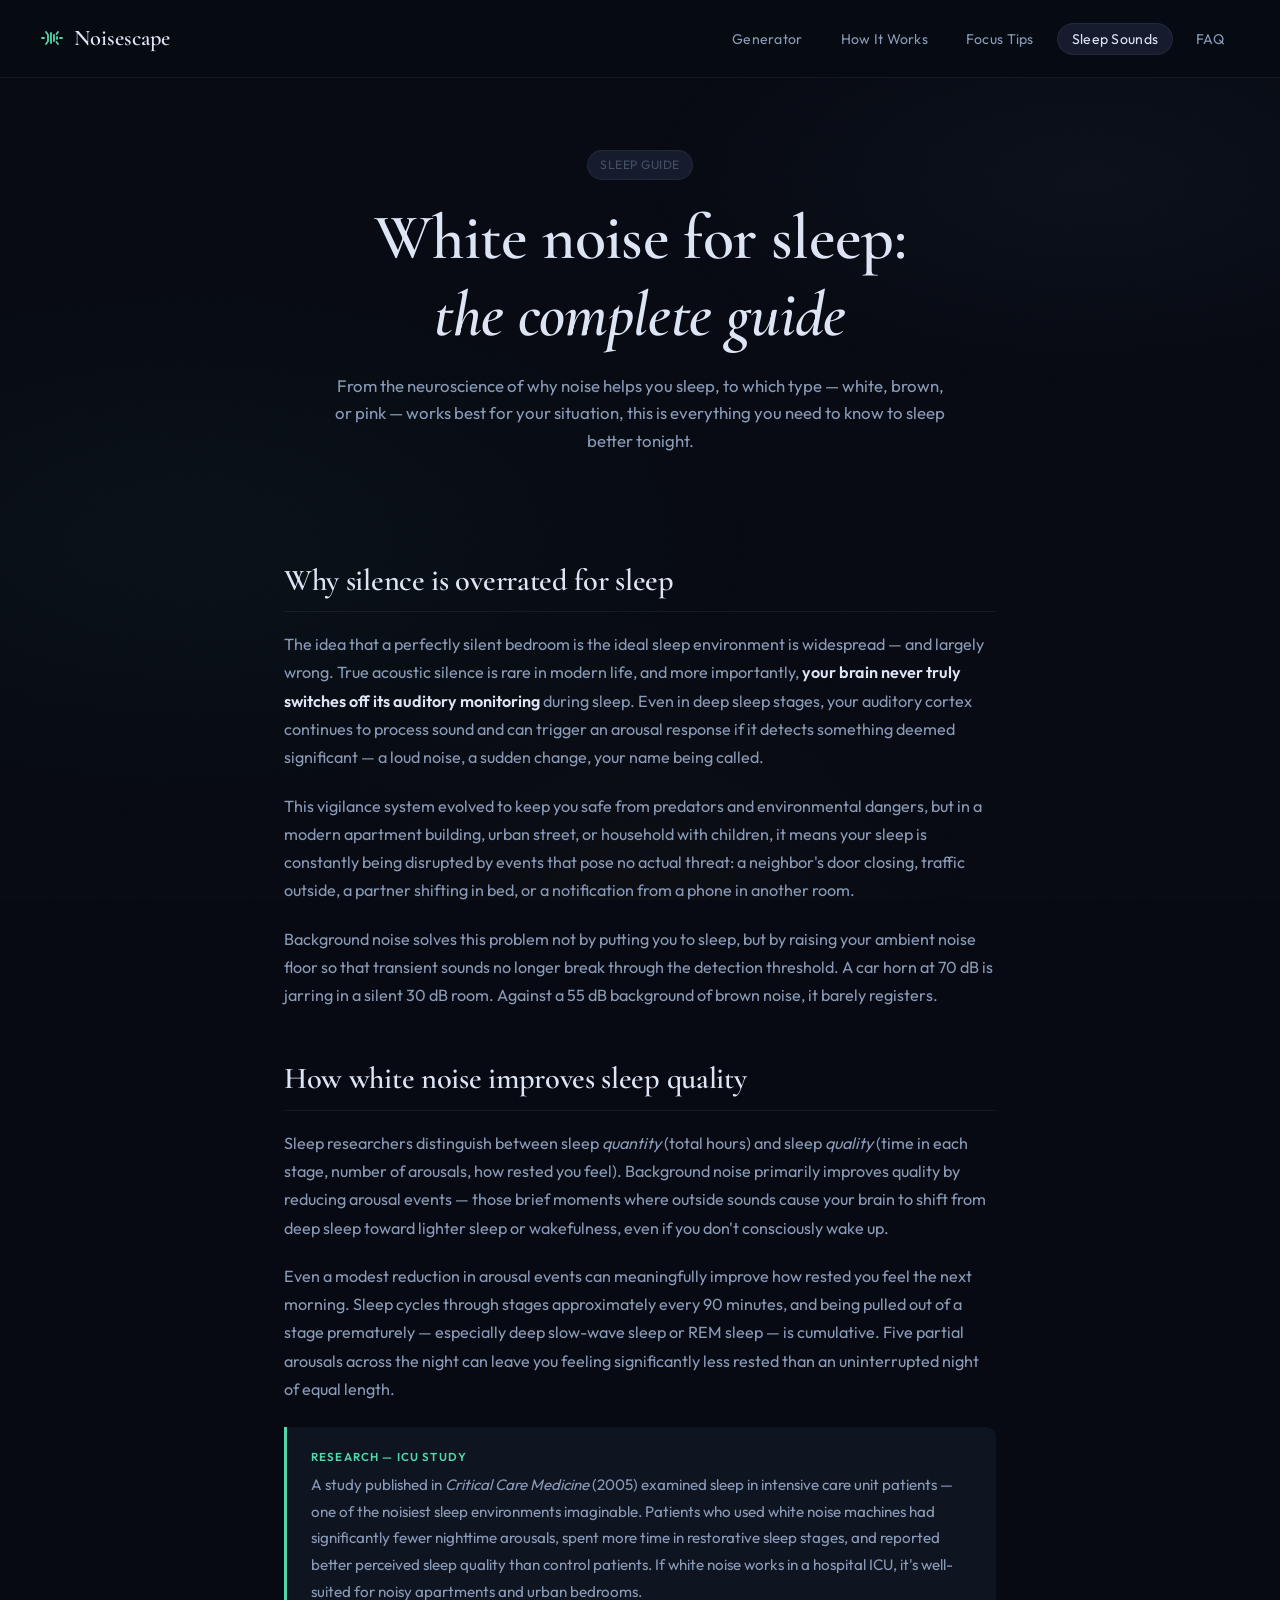
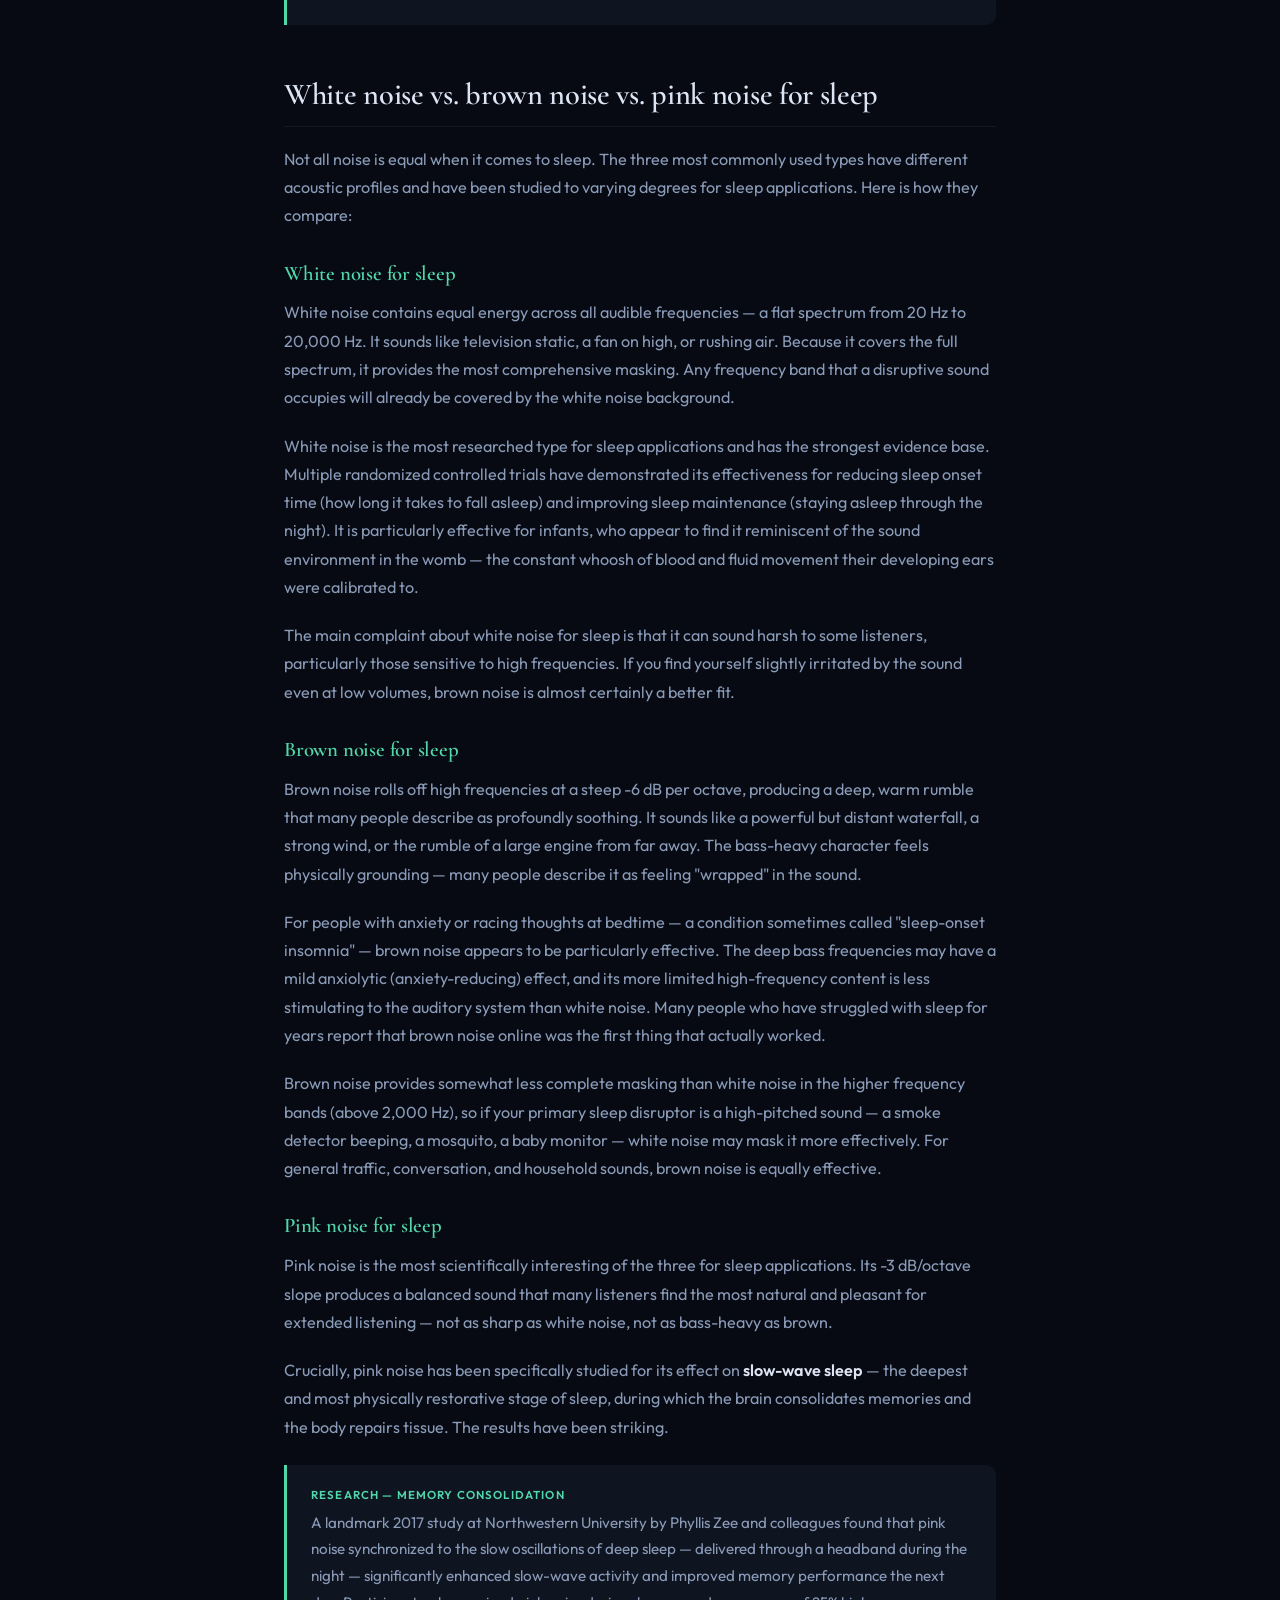
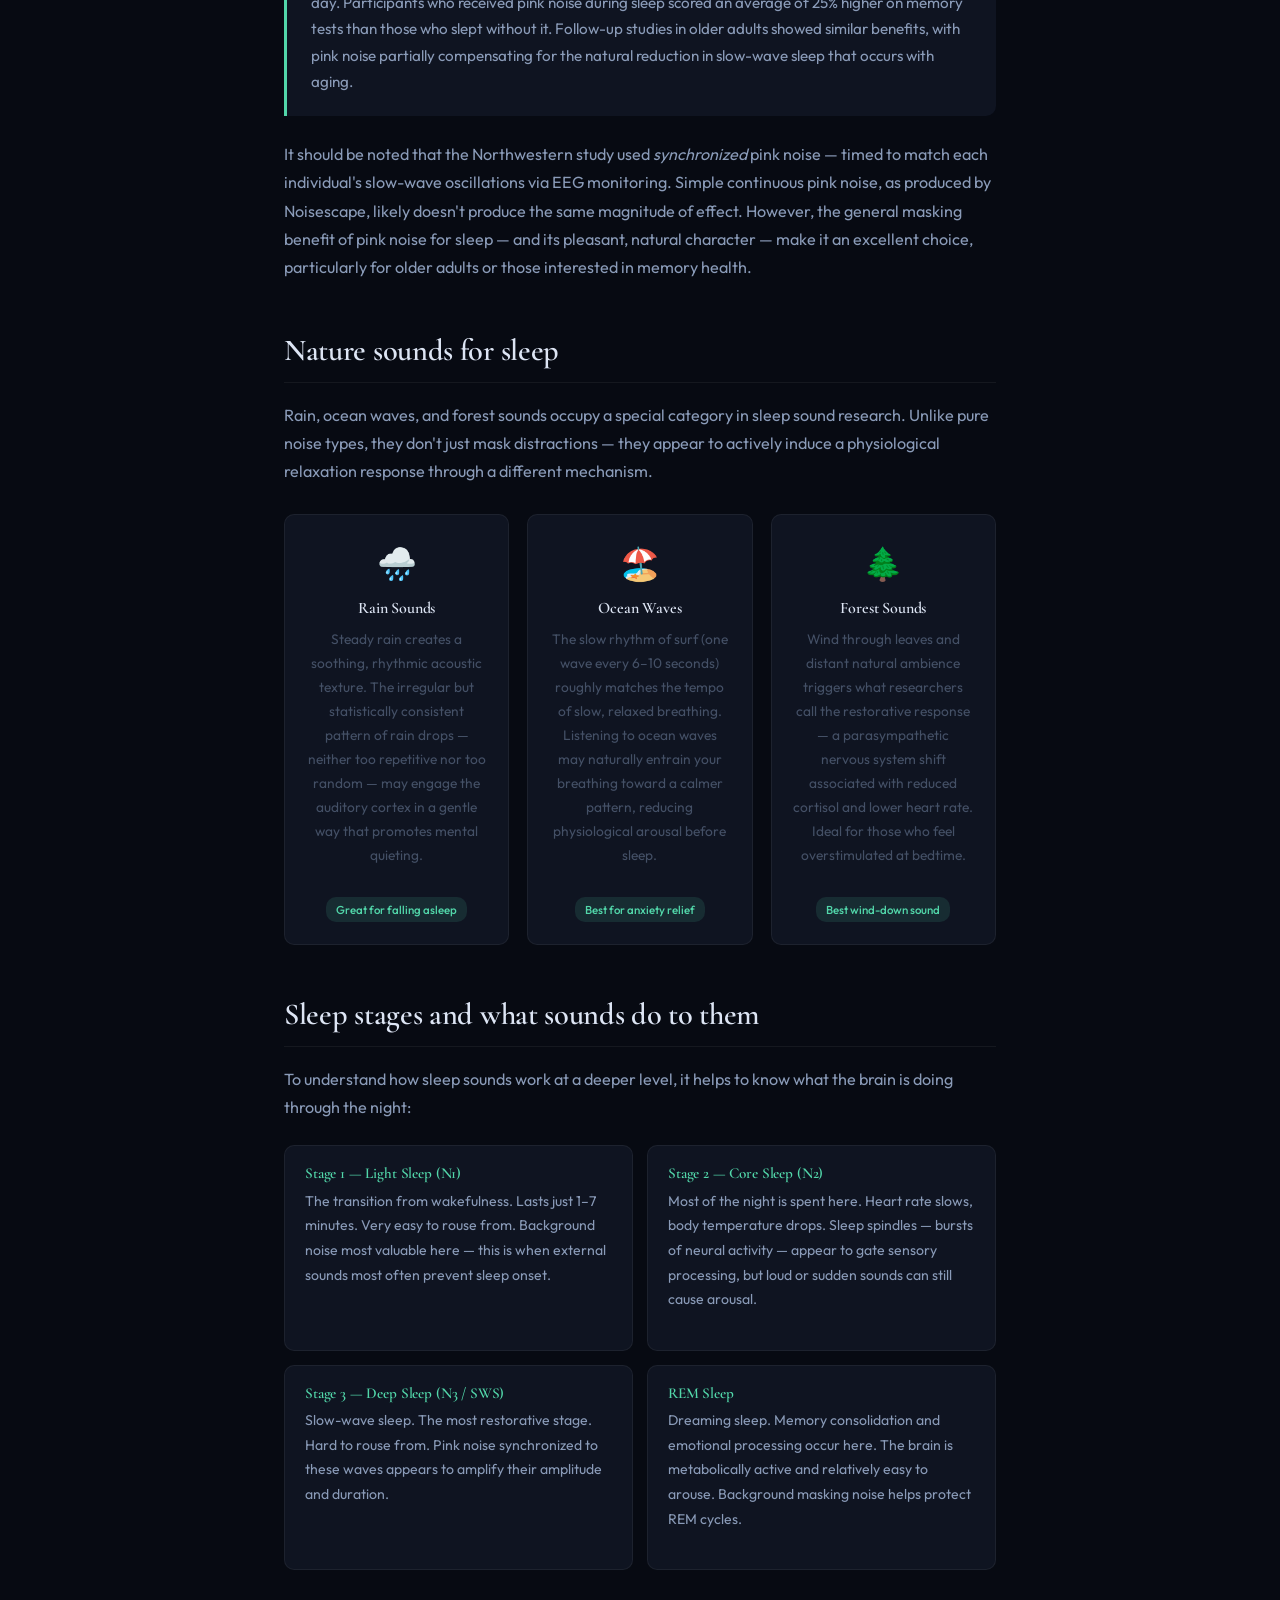
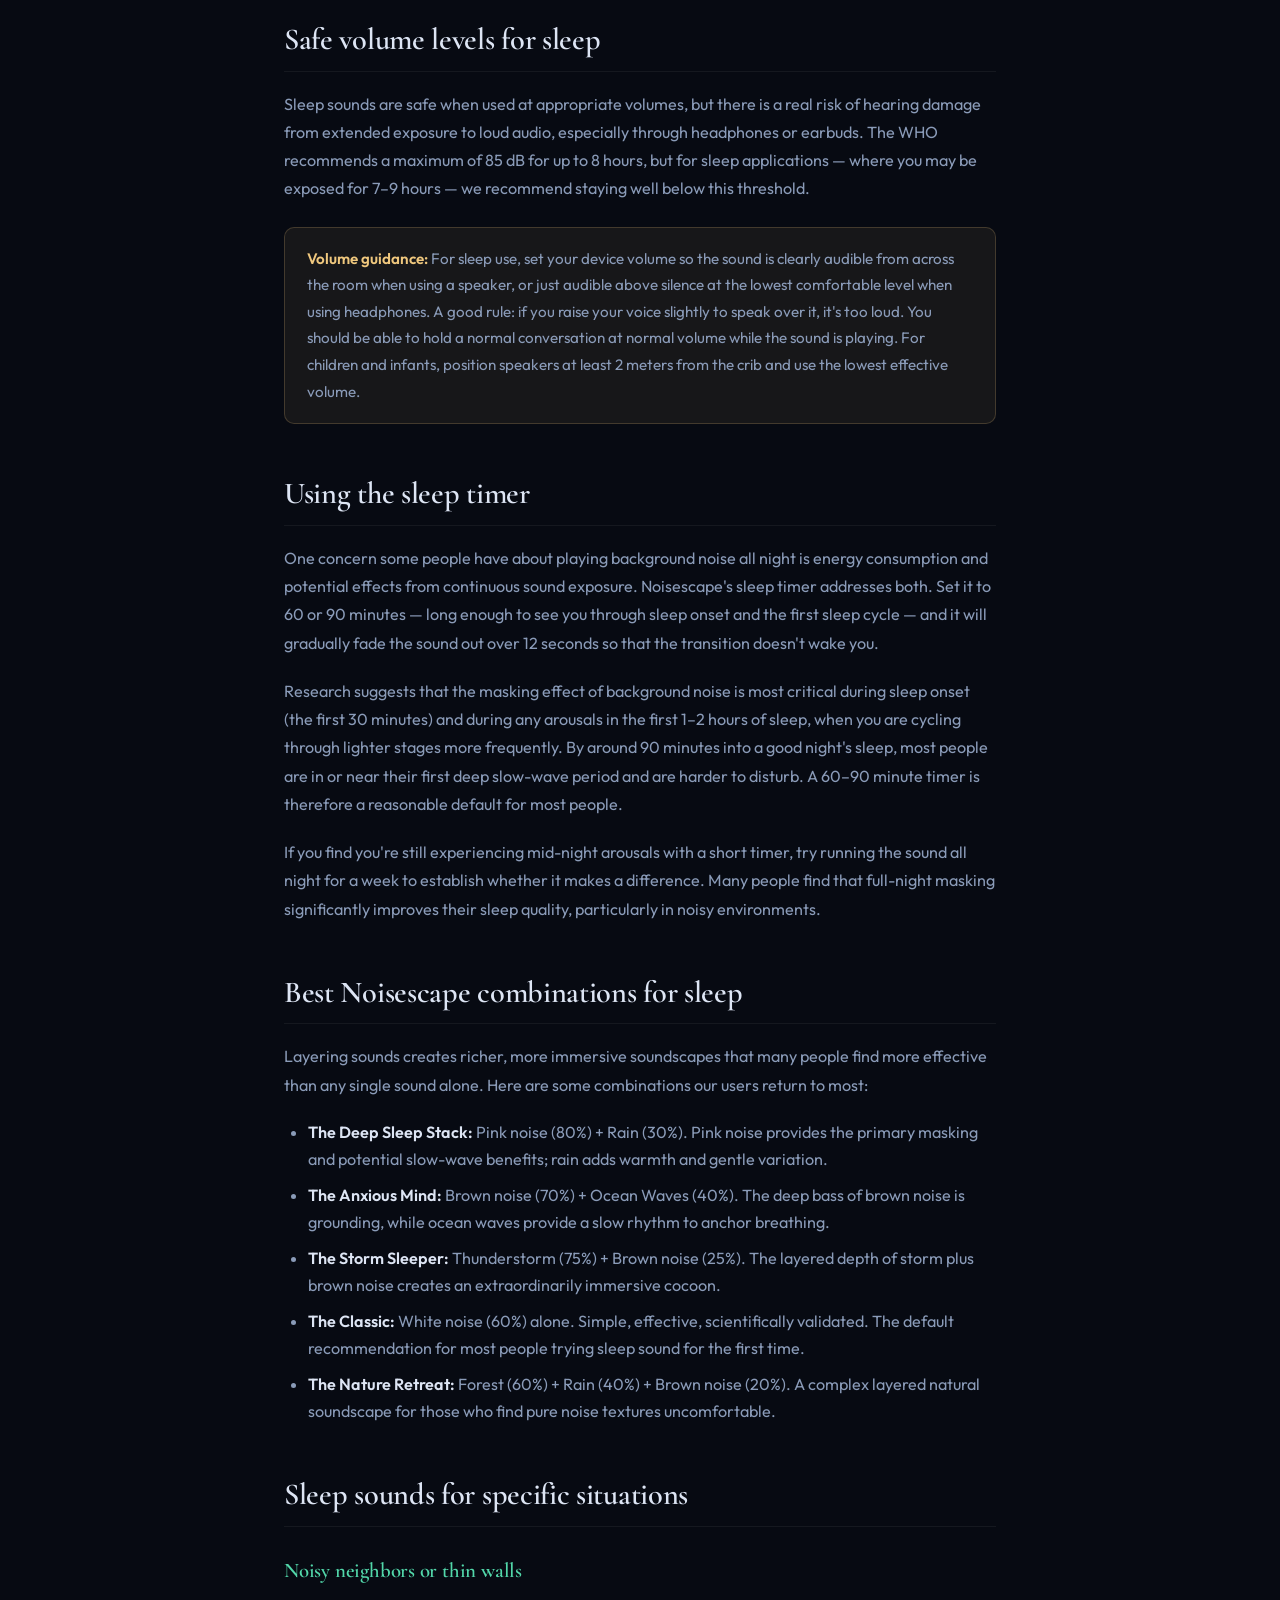
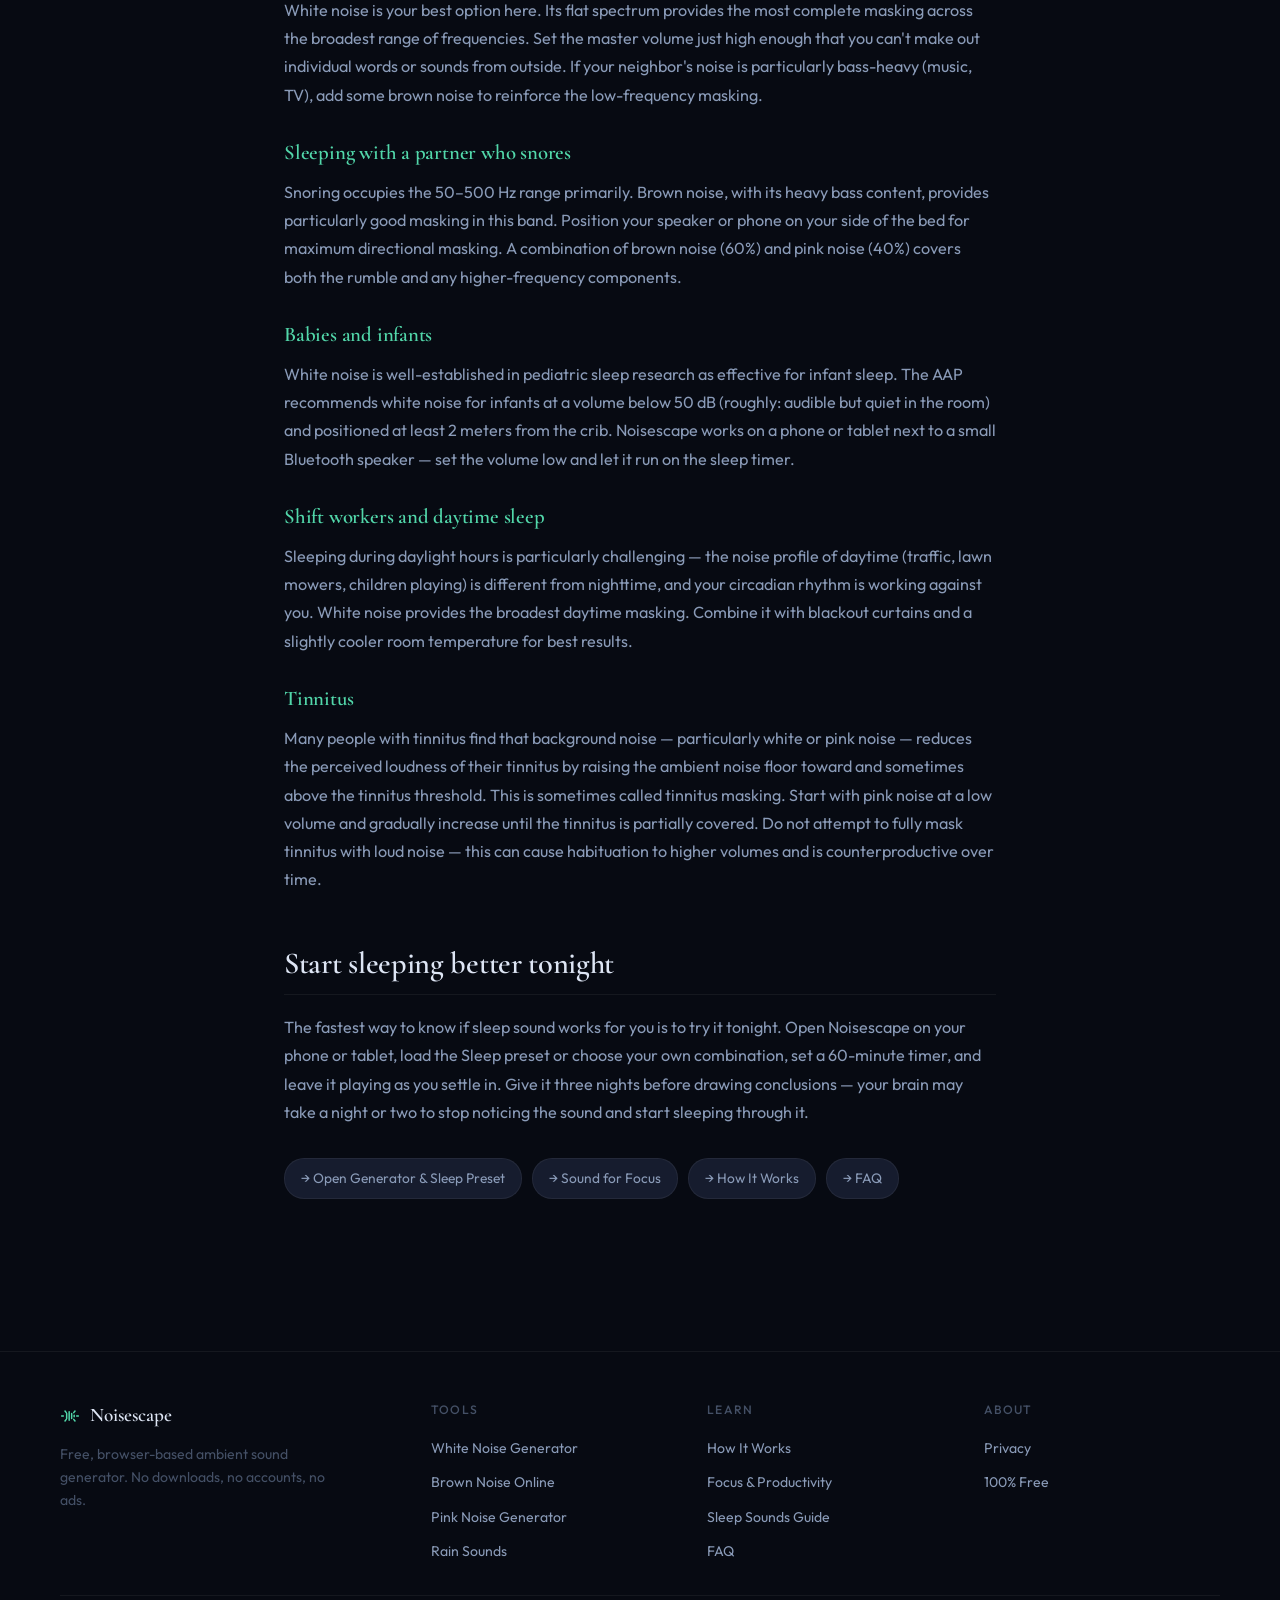
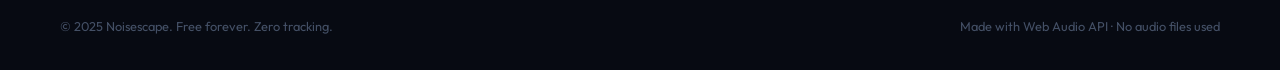
<file: sleep-sounds.html>
<!DOCTYPE html>
<html lang="en">
<head>
  <meta charset="UTF-8">
  <!-- Google tag (gtag.js) -->
  <script async src="https://www.googletagmanager.com/gtag/js?id=G-PY5T4DB5TQ"></script>
  <script>
    window.dataLayer = window.dataLayer || [];
    function gtag(){dataLayer.push(arguments);}
    gtag("js", new Date());
    gtag("config", "G-PY5T4DB5TQ");
  </script>
  <meta name="viewport" content="width=device-width, initial-scale=1.0">
  <title>White Noise for Sleep — Brown Noise, Pink Noise &amp; Best Sleep Sounds Online</title>
  <meta name="description" content="The complete guide to white noise for sleep. Compare white noise, brown noise, and pink noise for sleep quality. Stream free online sleep sounds — no app, no download needed.">
  <link rel="canonical" href="https://noisescap.vercel.app/sleep-sounds">
  <meta name="google-adsense-account" content="ca-pub-3379075069129713">
  <meta name="robots" content="index, follow">
  <meta name="keywords" content="white noise for sleep online, brown noise for sleep, pink noise for sleep, sleep sounds online free, best white noise for sleeping, brown noise online">
  <meta property="og:title" content="White Noise for Sleep — Brown Noise, Pink Noise &amp; Best Sleep Sounds Online">
  <meta property="og:description" content="The complete guide to using white noise, brown noise, and pink noise for better sleep — free, browser-based, no download needed.">
  <meta property="og:url" content="https://noisescap.vercel.app/sleep-sounds">
  <meta property="og:type" content="article">
  <link rel="alternate" hreflang="en" href="https://noisescap.vercel.app/sleep-sounds">
  <link rel="alternate" hreflang="x-default" href="https://noisescap.vercel.app/sleep-sounds">
  <script type="application/ld+json">
  {
    "@context": "https://schema.org",
    "@type": "Article",
    "headline": "White Noise for Sleep: Brown Noise, Pink Noise and the Best Sleep Sounds",
    "description": "A comprehensive guide to using white noise, brown noise, pink noise, rain sounds, and ocean waves for better sleep quality.",
    "url": "https://noisescap.vercel.app/sleep-sounds",
    "author": { "@type": "Organization", "name": "Noisescape" },
    "publisher": { "@type": "Organization", "name": "Noisescape" }
  }
  </script>
  <link rel="preconnect" href="https://fonts.googleapis.com">
  <link rel="preconnect" href="https://fonts.gstatic.com" crossorigin>
  <link href="https://fonts.googleapis.com/css2?family=Cormorant+Garamond:ital,wght@0,400;0,600;1,400&family=Outfit:wght@300;400;500;600&display=swap" rel="stylesheet">
  <link rel="stylesheet" href="styles.css">
  <style>
    .sleep-card-grid {
      display: grid;
      grid-template-columns: repeat(3, 1fr);
      gap: 18px;
      margin: 28px 0;
    }
    .sleep-sound-card {
      background: var(--surface);
      border: 1px solid var(--border);
      border-radius: var(--radius-sm);
      padding: 22px 20px;
      text-align: center;
      transition: all 0.25s ease;
    }
    .sleep-sound-card:hover {
      border-color: rgba(82,215,170,0.2);
      transform: translateY(-2px);
    }
    .sleep-sound-card .icon { font-size: 2rem; margin-bottom: 10px; display: block; }
    .sleep-sound-card h4 { margin-bottom: 8px; font-size: 1rem; }
    .sleep-sound-card p { font-size: 0.86rem; color: var(--text-muted); }
    .sleep-sound-card .verdict {
      display: inline-block;
      margin-top: 10px;
      background: var(--accent-dim);
      color: var(--accent);
      font-size: 0.72rem;
      padding: 3px 10px;
      border-radius: 10px;
      font-weight: 500;
    }
    .research-box {
      background: var(--surface);
      border-left: 3px solid var(--accent);
      border-radius: 0 var(--radius-sm) var(--radius-sm) 0;
      padding: 20px 24px;
      margin: 24px 0;
    }
    .research-box .label {
      font-size: 0.72rem;
      text-transform: uppercase;
      letter-spacing: 0.1em;
      color: var(--accent);
      margin-bottom: 6px;
      font-weight: 600;
    }
    .research-box p { color: var(--text-dim); font-size: 0.95rem; margin: 0; }
    .sleep-stages {
      display: grid;
      grid-template-columns: repeat(2, 1fr);
      gap: 14px;
      margin: 24px 0;
    }
    .stage-card {
      background: var(--surface);
      border: 1px solid var(--border);
      border-radius: var(--radius-sm);
      padding: 18px 20px;
    }
    .stage-card h4 { font-size: 0.95rem; margin-bottom: 6px; color: var(--accent); }
    .stage-card p { font-size: 0.88rem; }
    .warning-box {
      background: rgba(240,200,126,0.07);
      border: 1px solid rgba(240,200,126,0.2);
      border-radius: var(--radius-sm);
      padding: 18px 22px;
      margin: 24px 0;
    }
    .warning-box p { color: var(--text-dim); font-size: 0.95rem; margin: 0; }
    .warning-box strong { color: var(--accent-warm); }
    @media (max-width: 700px) {
      .sleep-card-grid { grid-template-columns: repeat(2, 1fr); }
      .sleep-stages { grid-template-columns: 1fr; }
    }
    @media (max-width: 480px) {
      .sleep-card-grid { grid-template-columns: 1fr; }
    }
  </style>
</head>
<body>

<nav class="nav">
  <a href="/" class="nav-logo">
    <svg width="24" height="24" viewBox="0 0 24 24" fill="none" stroke="currentColor" stroke-width="1.8" stroke-linecap="round"><path d="M2 12h2M6 6l1.5 2M6 18l1.5-2M18 6l-1.5 2M18 18l-1.5-2M22 12h-2"/><path d="M8 9v6M11 7v10M14 9v6M17 11v2"/></svg>
    Noisescape
  </a>
  <ul class="nav-links" id="navLinks">
    <li><a href="/">Generator</a></li>
    <li><a href="/how-it-works">How It Works</a></li>
    <li><a href="/focus-tips">Focus Tips</a></li>
    <li><a href="/sleep-sounds" class="active">Sleep Sounds</a></li>
    <li><a href="/faq">FAQ</a></li>
  </ul>
  <button class="nav-menu-btn" id="menuBtn" aria-label="Menu">
    <svg width="20" height="20" viewBox="0 0 24 24" fill="none" stroke="currentColor" stroke-width="2"><path d="M3 12h18M3 6h18M3 18h18"/></svg>
  </button>
</nav>

<header class="article-hero">
  <div class="page-badge">Sleep Guide</div>
  <h1>White noise for sleep:<br><em>the complete guide</em></h1>
  <p style="color:var(--text-dim);font-size:1.05rem;margin-top:18px;max-width:620px;margin-left:auto;margin-right:auto;">From the neuroscience of why noise helps you sleep, to which type — white, brown, or pink — works best for your situation, this is everything you need to know to sleep better tonight.</p>
</header>

<article class="article-body">

  <h2>Why silence is overrated for sleep</h2>

  <p>The idea that a perfectly silent bedroom is the ideal sleep environment is widespread — and largely wrong. True acoustic silence is rare in modern life, and more importantly, <strong>your brain never truly switches off its auditory monitoring</strong> during sleep. Even in deep sleep stages, your auditory cortex continues to process sound and can trigger an arousal response if it detects something deemed significant — a loud noise, a sudden change, your name being called.</p>

  <p>This vigilance system evolved to keep you safe from predators and environmental dangers, but in a modern apartment building, urban street, or household with children, it means your sleep is constantly being disrupted by events that pose no actual threat: a neighbor's door closing, traffic outside, a partner shifting in bed, or a notification from a phone in another room.</p>

  <p>Background noise solves this problem not by putting you to sleep, but by raising your ambient noise floor so that transient sounds no longer break through the detection threshold. A car horn at 70 dB is jarring in a silent 30 dB room. Against a 55 dB background of brown noise, it barely registers.</p>

  <h2>How white noise improves sleep quality</h2>

  <p>Sleep researchers distinguish between sleep <em>quantity</em> (total hours) and sleep <em>quality</em> (time in each stage, number of arousals, how rested you feel). Background noise primarily improves quality by reducing arousal events — those brief moments where outside sounds cause your brain to shift from deep sleep toward lighter sleep or wakefulness, even if you don't consciously wake up.</p>

  <p>Even a modest reduction in arousal events can meaningfully improve how rested you feel the next morning. Sleep cycles through stages approximately every 90 minutes, and being pulled out of a stage prematurely — especially deep slow-wave sleep or REM sleep — is cumulative. Five partial arousals across the night can leave you feeling significantly less rested than an uninterrupted night of equal length.</p>

  <div class="research-box">
    <div class="label">Research — ICU Study</div>
    <p>A study published in <em>Critical Care Medicine</em> (2005) examined sleep in intensive care unit patients — one of the noisiest sleep environments imaginable. Patients who used white noise machines had significantly fewer nighttime arousals, spent more time in restorative sleep stages, and reported better perceived sleep quality than control patients. If white noise works in a hospital ICU, it's well-suited for noisy apartments and urban bedrooms.</p>
  </div>

  <h2>White noise vs. brown noise vs. pink noise for sleep</h2>

  <p>Not all noise is equal when it comes to sleep. The three most commonly used types have different acoustic profiles and have been studied to varying degrees for sleep applications. Here is how they compare:</p>

  <h3>White noise for sleep</h3>

  <p>White noise contains equal energy across all audible frequencies — a flat spectrum from 20 Hz to 20,000 Hz. It sounds like television static, a fan on high, or rushing air. Because it covers the full spectrum, it provides the most comprehensive masking. Any frequency band that a disruptive sound occupies will already be covered by the white noise background.</p>

  <p>White noise is the most researched type for sleep applications and has the strongest evidence base. Multiple randomized controlled trials have demonstrated its effectiveness for reducing sleep onset time (how long it takes to fall asleep) and improving sleep maintenance (staying asleep through the night). It is particularly effective for infants, who appear to find it reminiscent of the sound environment in the womb — the constant whoosh of blood and fluid movement their developing ears were calibrated to.</p>

  <p>The main complaint about white noise for sleep is that it can sound harsh to some listeners, particularly those sensitive to high frequencies. If you find yourself slightly irritated by the sound even at low volumes, brown noise is almost certainly a better fit.</p>

  <h3>Brown noise for sleep</h3>

  <p>Brown noise rolls off high frequencies at a steep -6 dB per octave, producing a deep, warm rumble that many people describe as profoundly soothing. It sounds like a powerful but distant waterfall, a strong wind, or the rumble of a large engine from far away. The bass-heavy character feels physically grounding — many people describe it as feeling "wrapped" in the sound.</p>

  <p>For people with anxiety or racing thoughts at bedtime — a condition sometimes called "sleep-onset insomnia" — brown noise appears to be particularly effective. The deep bass frequencies may have a mild anxiolytic (anxiety-reducing) effect, and its more limited high-frequency content is less stimulating to the auditory system than white noise. Many people who have struggled with sleep for years report that brown noise online was the first thing that actually worked.</p>

  <p>Brown noise provides somewhat less complete masking than white noise in the higher frequency bands (above 2,000 Hz), so if your primary sleep disruptor is a high-pitched sound — a smoke detector beeping, a mosquito, a baby monitor — white noise may mask it more effectively. For general traffic, conversation, and household sounds, brown noise is equally effective.</p>

  <h3>Pink noise for sleep</h3>

  <p>Pink noise is the most scientifically interesting of the three for sleep applications. Its -3 dB/octave slope produces a balanced sound that many listeners find the most natural and pleasant for extended listening — not as sharp as white noise, not as bass-heavy as brown.</p>

  <p>Crucially, pink noise has been specifically studied for its effect on <strong>slow-wave sleep</strong> — the deepest and most physically restorative stage of sleep, during which the brain consolidates memories and the body repairs tissue. The results have been striking.</p>

  <div class="research-box">
    <div class="label">Research — Memory Consolidation</div>
    <p>A landmark 2017 study at Northwestern University by Phyllis Zee and colleagues found that pink noise synchronized to the slow oscillations of deep sleep — delivered through a headband during the night — significantly enhanced slow-wave activity and improved memory performance the next day. Participants who received pink noise during sleep scored an average of 25% higher on memory tests than those who slept without it. Follow-up studies in older adults showed similar benefits, with pink noise partially compensating for the natural reduction in slow-wave sleep that occurs with aging.</p>
  </div>

  <p>It should be noted that the Northwestern study used <em>synchronized</em> pink noise — timed to match each individual's slow-wave oscillations via EEG monitoring. Simple continuous pink noise, as produced by Noisescape, likely doesn't produce the same magnitude of effect. However, the general masking benefit of pink noise for sleep — and its pleasant, natural character — make it an excellent choice, particularly for older adults or those interested in memory health.</p>

  <h2>Nature sounds for sleep</h2>

  <p>Rain, ocean waves, and forest sounds occupy a special category in sleep sound research. Unlike pure noise types, they don't just mask distractions — they appear to actively induce a physiological relaxation response through a different mechanism.</p>

  <div class="sleep-card-grid">
    <div class="sleep-sound-card">
      <span class="icon">🌧️</span>
      <h4>Rain Sounds</h4>
      <p>Steady rain creates a soothing, rhythmic acoustic texture. The irregular but statistically consistent pattern of rain drops — neither too repetitive nor too random — may engage the auditory cortex in a gentle way that promotes mental quieting.</p>
      <span class="verdict">Great for falling asleep</span>
    </div>
    <div class="sleep-sound-card">
      <span class="icon">🏖️</span>
      <h4>Ocean Waves</h4>
      <p>The slow rhythm of surf (one wave every 6–10 seconds) roughly matches the tempo of slow, relaxed breathing. Listening to ocean waves may naturally entrain your breathing toward a calmer pattern, reducing physiological arousal before sleep.</p>
      <span class="verdict">Best for anxiety relief</span>
    </div>
    <div class="sleep-sound-card">
      <span class="icon">🌲</span>
      <h4>Forest Sounds</h4>
      <p>Wind through leaves and distant natural ambience triggers what researchers call the restorative response — a parasympathetic nervous system shift associated with reduced cortisol and lower heart rate. Ideal for those who feel overstimulated at bedtime.</p>
      <span class="verdict">Best wind-down sound</span>
    </div>
  </div>

  <h2>Sleep stages and what sounds do to them</h2>

  <p>To understand how sleep sounds work at a deeper level, it helps to know what the brain is doing through the night:</p>

  <div class="sleep-stages">
    <div class="stage-card">
      <h4>Stage 1 — Light Sleep (N1)</h4>
      <p>The transition from wakefulness. Lasts just 1–7 minutes. Very easy to rouse from. Background noise most valuable here — this is when external sounds most often prevent sleep onset.</p>
    </div>
    <div class="stage-card">
      <h4>Stage 2 — Core Sleep (N2)</h4>
      <p>Most of the night is spent here. Heart rate slows, body temperature drops. Sleep spindles — bursts of neural activity — appear to gate sensory processing, but loud or sudden sounds can still cause arousal.</p>
    </div>
    <div class="stage-card">
      <h4>Stage 3 — Deep Sleep (N3 / SWS)</h4>
      <p>Slow-wave sleep. The most restorative stage. Hard to rouse from. Pink noise synchronized to these waves appears to amplify their amplitude and duration.</p>
    </div>
    <div class="stage-card">
      <h4>REM Sleep</h4>
      <p>Dreaming sleep. Memory consolidation and emotional processing occur here. The brain is metabolically active and relatively easy to arouse. Background masking noise helps protect REM cycles.</p>
    </div>
  </div>

  <h2>Safe volume levels for sleep</h2>

  <p>Sleep sounds are safe when used at appropriate volumes, but there is a real risk of hearing damage from extended exposure to loud audio, especially through headphones or earbuds. The WHO recommends a maximum of 85 dB for up to 8 hours, but for sleep applications — where you may be exposed for 7–9 hours — we recommend staying well below this threshold.</p>

  <div class="warning-box">
    <p><strong>Volume guidance:</strong> For sleep use, set your device volume so the sound is clearly audible from across the room when using a speaker, or just audible above silence at the lowest comfortable level when using headphones. A good rule: if you raise your voice slightly to speak over it, it's too loud. You should be able to hold a normal conversation at normal volume while the sound is playing. For children and infants, position speakers at least 2 meters from the crib and use the lowest effective volume.</p>
  </div>

  <h2>Using the sleep timer</h2>

  <p>One concern some people have about playing background noise all night is energy consumption and potential effects from continuous sound exposure. Noisescape's sleep timer addresses both. Set it to 60 or 90 minutes — long enough to see you through sleep onset and the first sleep cycle — and it will gradually fade the sound out over 12 seconds so that the transition doesn't wake you.</p>

  <p>Research suggests that the masking effect of background noise is most critical during sleep onset (the first 30 minutes) and during any arousals in the first 1–2 hours of sleep, when you are cycling through lighter stages more frequently. By around 90 minutes into a good night's sleep, most people are in or near their first deep slow-wave period and are harder to disturb. A 60–90 minute timer is therefore a reasonable default for most people.</p>

  <p>If you find you're still experiencing mid-night arousals with a short timer, try running the sound all night for a week to establish whether it makes a difference. Many people find that full-night masking significantly improves their sleep quality, particularly in noisy environments.</p>

  <h2>Best Noisescape combinations for sleep</h2>

  <p>Layering sounds creates richer, more immersive soundscapes that many people find more effective than any single sound alone. Here are some combinations our users return to most:</p>

  <ul>
    <li><strong>The Deep Sleep Stack:</strong> Pink noise (80%) + Rain (30%). Pink noise provides the primary masking and potential slow-wave benefits; rain adds warmth and gentle variation.</li>
    <li><strong>The Anxious Mind:</strong> Brown noise (70%) + Ocean Waves (40%). The deep bass of brown noise is grounding, while ocean waves provide a slow rhythm to anchor breathing.</li>
    <li><strong>The Storm Sleeper:</strong> Thunderstorm (75%) + Brown noise (25%). The layered depth of storm plus brown noise creates an extraordinarily immersive cocoon.</li>
    <li><strong>The Classic:</strong> White noise (60%) alone. Simple, effective, scientifically validated. The default recommendation for most people trying sleep sound for the first time.</li>
    <li><strong>The Nature Retreat:</strong> Forest (60%) + Rain (40%) + Brown noise (20%). A complex layered natural soundscape for those who find pure noise textures uncomfortable.</li>
  </ul>

  <h2>Sleep sounds for specific situations</h2>

  <h3>Noisy neighbors or thin walls</h3>
  <p>White noise is your best option here. Its flat spectrum provides the most complete masking across the broadest range of frequencies. Set the master volume just high enough that you can't make out individual words or sounds from outside. If your neighbor's noise is particularly bass-heavy (music, TV), add some brown noise to reinforce the low-frequency masking.</p>

  <h3>Sleeping with a partner who snores</h3>
  <p>Snoring occupies the 50–500 Hz range primarily. Brown noise, with its heavy bass content, provides particularly good masking in this band. Position your speaker or phone on your side of the bed for maximum directional masking. A combination of brown noise (60%) and pink noise (40%) covers both the rumble and any higher-frequency components.</p>

  <h3>Babies and infants</h3>
  <p>White noise is well-established in pediatric sleep research as effective for infant sleep. The AAP recommends white noise for infants at a volume below 50 dB (roughly: audible but quiet in the room) and positioned at least 2 meters from the crib. Noisescape works on a phone or tablet next to a small Bluetooth speaker — set the volume low and let it run on the sleep timer.</p>

  <h3>Shift workers and daytime sleep</h3>
  <p>Sleeping during daylight hours is particularly challenging — the noise profile of daytime (traffic, lawn mowers, children playing) is different from nighttime, and your circadian rhythm is working against you. White noise provides the broadest daytime masking. Combine it with blackout curtains and a slightly cooler room temperature for best results.</p>

  <h3>Tinnitus</h3>
  <p>Many people with tinnitus find that background noise — particularly white or pink noise — reduces the perceived loudness of their tinnitus by raising the ambient noise floor toward and sometimes above the tinnitus threshold. This is sometimes called tinnitus masking. Start with pink noise at a low volume and gradually increase until the tinnitus is partially covered. Do not attempt to fully mask tinnitus with loud noise — this can cause habituation to higher volumes and is counterproductive over time.</p>

  <h2>Start sleeping better tonight</h2>

  <p>The fastest way to know if sleep sound works for you is to try it tonight. Open Noisescape on your phone or tablet, load the Sleep preset or choose your own combination, set a 60-minute timer, and leave it playing as you settle in. Give it three nights before drawing conclusions — your brain may take a night or two to stop noticing the sound and start sleeping through it.</p>

  <div class="internal-links">
    <a href="/" class="internal-link">→ Open Generator &amp; Sleep Preset</a>
    <a href="/focus-tips" class="internal-link">→ Sound for Focus</a>
    <a href="/how-it-works" class="internal-link">→ How It Works</a>
    <a href="/faq" class="internal-link">→ FAQ</a>
  </div>

</article>

<footer>
  <div class="footer-inner">
    <div class="footer-brand">
      <a href="/" class="nav-logo" style="font-size:1.2rem;">
        <svg width="20" height="20" viewBox="0 0 24 24" fill="none" stroke="currentColor" stroke-width="1.8" stroke-linecap="round"><path d="M2 12h2M6 6l1.5 2M6 18l1.5-2M18 6l-1.5 2M18 18l-1.5-2M22 12h-2"/><path d="M8 9v6M11 7v10M14 9v6M17 11v2"/></svg>
        Noisescape
      </a>
      <p>Free, browser-based ambient sound generator. No downloads, no accounts, no ads.</p>
    </div>
    <div class="footer-col"><h5>Tools</h5><ul>
      <li><a href="/">White Noise Generator</a></li>
      <li><a href="/">Brown Noise Online</a></li>
      <li><a href="/">Pink Noise Generator</a></li>
      <li><a href="/">Rain Sounds</a></li>
    </ul></div>
    <div class="footer-col"><h5>Learn</h5><ul>
      <li><a href="/how-it-works">How It Works</a></li>
      <li><a href="/focus-tips">Focus &amp; Productivity</a></li>
      <li><a href="/sleep-sounds">Sleep Sounds Guide</a></li>
      <li><a href="/faq">FAQ</a></li>
    </ul></div>
    <div class="footer-col"><h5>About</h5><ul>
      <li><a href="/faq">Privacy</a></li>
      <li><a href="/faq">100% Free</a></li>
    </ul></div>
  </div>
  <div class="footer-bottom">
    <p>© 2025 Noisescape. Free forever. Zero tracking.</p>
    <p>Made with Web Audio API · No audio files used</p>
  </div>
</footer>
<script>
  document.getElementById('menuBtn').addEventListener('click', () => document.getElementById('navLinks').classList.toggle('open'));
  document.getElementById('navLinks').addEventListener('click', e => { if(e.target.tagName==='A') document.getElementById('navLinks').classList.remove('open'); });
</script>
</body>
</html>
</file>
<file: styles.css>
/* ─── Reset & Variables ──────────────────────────────────────────── */
*, *::before, *::after { box-sizing: border-box; margin: 0; padding: 0; }

:root {
  --bg:             #070a12;
  --bg-2:           #0b0e1a;
  --surface:        #0f1421;
  --surface-2:      #161c2e;
  --surface-3:      #1c2438;
  --border:         rgba(255,255,255,0.06);
  --border-active:  rgba(82,215,170,0.35);
  --accent:         #52d7aa;
  --accent-dim:     rgba(82,215,170,0.12);
  --accent-glow:    rgba(82,215,170,0.22);
  --accent-warm:    #f0c87e;
  --accent-warm-dim:rgba(240,200,126,0.12);
  --accent-blue:    #7eb3f0;
  --text:           #dde5f4;
  --text-dim:       #8a9bb8;
  --text-muted:     #445066;
  --red:            #f07e7e;
  --font-display:   'Cormorant Garamond', Georgia, serif;
  --font-body:      'Outfit', sans-serif;
  --radius:         18px;
  --radius-sm:      10px;
  --radius-xs:      6px;
  --shadow-md:      0 8px 32px rgba(0,0,0,0.45);
  --shadow-lg:      0 16px 56px rgba(0,0,0,0.6);
  --transition:     0.25s cubic-bezier(0.4,0,0.2,1);
}

html { scroll-behavior: smooth; }

body {
  background: var(--bg);
  color: var(--text);
  font-family: var(--font-body);
  font-size: 16px;
  line-height: 1.65;
  min-height: 100vh;
  overflow-x: hidden;
  -webkit-font-smoothing: antialiased;
}

/* Ambient background glow */
body::before {
  content: '';
  position: fixed;
  inset: 0;
  background:
    radial-gradient(ellipse 70% 50% at 15% 60%, rgba(82,215,170,0.04) 0%, transparent 65%),
    radial-gradient(ellipse 60% 40% at 85% 20%, rgba(126,179,240,0.04) 0%, transparent 60%),
    radial-gradient(ellipse 50% 60% at 50% 100%, rgba(240,200,126,0.025) 0%, transparent 55%);
  pointer-events: none;
  z-index: 0;
}

/* Grain texture overlay */
body::after {
  content: '';
  position: fixed;
  inset: 0;
  background-image: url("data:image/svg+xml,%3Csvg viewBox='0 0 256 256' xmlns='http://www.w3.org/2000/svg'%3E%3Cfilter id='n'%3E%3CfeTurbulence type='fractalNoise' baseFrequency='0.9' numOctaves='4' stitchTiles='stitch'/%3E%3C/filter%3E%3Crect width='100%25' height='100%25' filter='url(%23n)' opacity='0.04'/%3E%3C/svg%3E");
  background-size: 200px;
  pointer-events: none;
  z-index: 0;
  opacity: 0.5;
}

main, nav, footer, header, section, article { position: relative; z-index: 1; }

/* ─── Typography ──────────────────────────────────────────────────── */
h1, h2, h3, h4 {
  font-family: var(--font-display);
  font-weight: 600;
  letter-spacing: -0.01em;
  line-height: 1.2;
  color: var(--text);
}

h1 { font-size: clamp(2.4rem, 5vw, 4.2rem); }
h2 { font-size: clamp(1.8rem, 3.5vw, 2.8rem); }
h3 { font-size: clamp(1.3rem, 2.5vw, 1.7rem); }
h4 { font-size: 1.15rem; }

p { color: var(--text-dim); }
a { color: var(--accent); text-decoration: none; transition: color var(--transition); }
a:hover { color: var(--text); }
strong { color: var(--text); font-weight: 600; }

/* ─── Navigation ──────────────────────────────────────────────────── */
.nav {
  display: flex;
  align-items: center;
  justify-content: space-between;
  padding: 20px 40px;
  border-bottom: 1px solid var(--border);
  backdrop-filter: blur(12px);
  -webkit-backdrop-filter: blur(12px);
  background: rgba(7,10,18,0.8);
  position: sticky;
  top: 0;
  z-index: 100;
}

.nav-logo {
  display: flex;
  align-items: center;
  gap: 10px;
  color: var(--text);
  font-family: var(--font-display);
  font-size: 1.4rem;
  font-weight: 600;
  text-decoration: none;
}

.nav-logo svg { color: var(--accent); }

.nav-links {
  display: flex;
  align-items: center;
  gap: 8px;
  list-style: none;
}

.nav-links a {
  color: var(--text-dim);
  font-size: 0.88rem;
  padding: 6px 14px;
  border-radius: 20px;
  border: 1px solid transparent;
  transition: all var(--transition);
  letter-spacing: 0.02em;
}

.nav-links a:hover,
.nav-links a.active {
  color: var(--text);
  background: var(--surface-2);
  border-color: var(--border);
}

.nav-menu-btn {
  display: none;
  background: none;
  border: 1px solid var(--border);
  color: var(--text);
  padding: 8px;
  border-radius: var(--radius-xs);
  cursor: pointer;
}

/* ─── Buttons ─────────────────────────────────────────────────────── */
.btn {
  display: inline-flex;
  align-items: center;
  justify-content: center;
  gap: 8px;
  padding: 12px 24px;
  border-radius: 40px;
  border: none;
  font-family: var(--font-body);
  font-size: 0.9rem;
  font-weight: 500;
  cursor: pointer;
  transition: all var(--transition);
  letter-spacing: 0.02em;
  text-decoration: none;
}

.btn-primary {
  background: var(--accent);
  color: #07120e;
}
.btn-primary:hover {
  background: #6df0c0;
  color: #07120e;
  box-shadow: 0 0 24px var(--accent-glow);
}

.btn-ghost {
  background: transparent;
  color: var(--text-dim);
  border: 1px solid var(--border);
}
.btn-ghost:hover {
  color: var(--text);
  background: var(--surface-2);
  border-color: rgba(255,255,255,0.12);
}

/* ─── Sound Cards ─────────────────────────────────────────────────── */
.sounds-grid {
  display: grid;
  grid-template-columns: repeat(4, 1fr);
  gap: 16px;
}

.sound-card {
  background: var(--surface);
  border: 1px solid var(--border);
  border-radius: var(--radius);
  padding: 22px 20px 18px;
  cursor: pointer;
  transition: all var(--transition);
  display: flex;
  flex-direction: column;
  gap: 14px;
  position: relative;
  overflow: hidden;
}

.sound-card::before {
  content: '';
  position: absolute;
  inset: 0;
  background: radial-gradient(ellipse at 50% -20%, var(--card-color, var(--accent-dim)) 0%, transparent 70%);
  opacity: 0;
  transition: opacity 0.4s ease;
}

.sound-card:hover {
  border-color: rgba(255,255,255,0.12);
  transform: translateY(-2px);
  box-shadow: var(--shadow-md);
}

.sound-card.active {
  border-color: var(--border-active);
  box-shadow: 0 0 0 1px rgba(82,215,170,0.1), 0 8px 32px rgba(82,215,170,0.1);
}

.sound-card.active::before { opacity: 1; }

.sound-card-header {
  display: flex;
  align-items: center;
  justify-content: space-between;
}

.sound-icon {
  width: 40px;
  height: 40px;
  display: flex;
  align-items: center;
  justify-content: center;
  border-radius: 12px;
  background: var(--surface-2);
  font-size: 1.2rem;
  transition: all var(--transition);
  flex-shrink: 0;
}

.sound-card.active .sound-icon {
  background: var(--accent-dim);
  box-shadow: 0 0 16px var(--accent-glow);
  animation: icon-pulse 3s ease-in-out infinite;
}

@keyframes icon-pulse {
  0%, 100% { transform: scale(1); }
  50%       { transform: scale(1.07); }
}

.sound-toggle {
  width: 36px;
  height: 20px;
  background: var(--surface-3);
  border-radius: 10px;
  border: 1px solid var(--border);
  position: relative;
  cursor: pointer;
  transition: all var(--transition);
  flex-shrink: 0;
}

.sound-toggle::after {
  content: '';
  position: absolute;
  width: 14px;
  height: 14px;
  background: var(--text-dim);
  border-radius: 50%;
  top: 2px;
  left: 2px;
  transition: all var(--transition);
}

.sound-card.active .sound-toggle {
  background: var(--accent-dim);
  border-color: var(--border-active);
}

.sound-card.active .sound-toggle::after {
  left: 18px;
  background: var(--accent);
  box-shadow: 0 0 8px var(--accent-glow);
}

.sound-name {
  font-size: 0.95rem;
  font-weight: 500;
  color: var(--text);
  margin-bottom: 2px;
  letter-spacing: 0.01em;
}

.sound-desc {
  font-size: 0.76rem;
  color: var(--text-muted);
  letter-spacing: 0.02em;
}

/* Waveform animation */
.waveform {
  display: flex;
  align-items: center;
  gap: 2.5px;
  height: 18px;
  opacity: 0;
  transition: opacity 0.4s ease;
}

.sound-card.active .waveform { opacity: 1; }

.waveform-bar {
  width: 2.5px;
  border-radius: 2px;
  background: var(--accent);
  animation: waveform-anim 1.2s ease-in-out infinite;
}
.waveform-bar:nth-child(1) { height: 4px;  animation-delay: 0s;    }
.waveform-bar:nth-child(2) { height: 14px; animation-delay: 0.1s;  }
.waveform-bar:nth-child(3) { height: 8px;  animation-delay: 0.2s;  }
.waveform-bar:nth-child(4) { height: 18px; animation-delay: 0.3s;  }
.waveform-bar:nth-child(5) { height: 6px;  animation-delay: 0.4s;  }
.waveform-bar:nth-child(6) { height: 12px; animation-delay: 0.5s;  }
.waveform-bar:nth-child(7) { height: 4px;  animation-delay: 0.6s;  }

@keyframes waveform-anim {
  0%, 100% { transform: scaleY(0.25); opacity: 0.4; }
  50%       { transform: scaleY(1);   opacity: 1;   }
}

/* Volume control */
.volume-control {
  display: flex;
  align-items: center;
  gap: 8px;
  opacity: 0.4;
  transition: opacity var(--transition);
}

.sound-card.active .volume-control { opacity: 1; }

.vol-icon {
  font-size: 0.7rem;
  color: var(--text-muted);
  width: 14px;
  text-align: center;
  flex-shrink: 0;
}

input[type="range"] {
  -webkit-appearance: none;
  appearance: none;
  background: transparent;
  cursor: pointer;
  width: 100%;
  height: 20px;
  display: flex;
  align-items: center;
}

input[type="range"]::-webkit-slider-runnable-track {
  height: 3px;
  background: var(--surface-3);
  border-radius: 2px;
}

input[type="range"]::-webkit-slider-thumb {
  -webkit-appearance: none;
  width: 14px;
  height: 14px;
  background: var(--accent);
  border-radius: 50%;
  margin-top: -5.5px;
  box-shadow: 0 0 10px var(--accent-glow);
  transition: transform 0.15s ease;
}

input[type="range"]::-webkit-slider-thumb:hover {
  transform: scale(1.2);
}

input[type="range"]::-moz-range-track {
  height: 3px;
  background: var(--surface-3);
  border-radius: 2px;
}

input[type="range"]::-moz-range-thumb {
  width: 14px;
  height: 14px;
  background: var(--accent);
  border-radius: 50%;
  border: none;
  box-shadow: 0 0 10px var(--accent-glow);
}

/* ─── Master Controls ─────────────────────────────────────────────── */
.controls-bar {
  background: var(--surface);
  border: 1px solid var(--border);
  border-radius: var(--radius);
  padding: 20px 28px;
  display: flex;
  align-items: center;
  gap: 24px;
  flex-wrap: wrap;
}

.control-group {
  display: flex;
  align-items: center;
  gap: 12px;
  flex: 1;
  min-width: 180px;
}

.control-label {
  font-size: 0.78rem;
  color: var(--text-muted);
  text-transform: uppercase;
  letter-spacing: 0.08em;
  white-space: nowrap;
}

.master-vol-slider { flex: 1; }

/* Timer */
.timer-select {
  background: var(--surface-2);
  border: 1px solid var(--border);
  color: var(--text);
  font-family: var(--font-body);
  font-size: 0.88rem;
  padding: 8px 14px;
  border-radius: 8px;
  cursor: pointer;
  outline: none;
  transition: all var(--transition);
}

.timer-select:hover, .timer-select:focus {
  border-color: rgba(255,255,255,0.15);
}

.timer-display {
  font-size: 0.9rem;
  color: var(--accent);
  font-variant-numeric: tabular-nums;
  min-width: 80px;
  display: none;
}

.timer-display.visible { display: block; }

/* Focus mode button */
.focus-btn {
  background: var(--surface-2);
  border: 1px solid var(--border);
  color: var(--text-dim);
  font-size: 0.88rem;
  padding: 9px 18px;
  border-radius: 8px;
  cursor: pointer;
  display: flex;
  align-items: center;
  gap: 7px;
  transition: all var(--transition);
  white-space: nowrap;
  font-family: var(--font-body);
}

.focus-btn:hover {
  color: var(--text);
  background: var(--surface-3);
  border-color: rgba(255,255,255,0.14);
}

/* ─── Focus Mode ──────────────────────────────────────────────────── */
body.focus-mode .nav,
body.focus-mode .site-hero,
body.focus-mode .content-section,
body.focus-mode footer {
  display: none !important;
}

body.focus-mode {
  display: flex;
  align-items: center;
  justify-content: center;
  min-height: 100vh;
}

body.focus-mode .focus-wrapper {
  width: 100%;
  max-width: 1100px;
  padding: 40px 24px;
}

body.focus-mode .focus-exit-btn {
  display: flex !important;
}

.focus-exit-btn {
  display: none;
  position: fixed;
  top: 20px;
  right: 20px;
  background: var(--surface-2);
  border: 1px solid var(--border);
  color: var(--text-dim);
  border-radius: var(--radius-xs);
  padding: 8px 16px;
  font-size: 0.82rem;
  cursor: pointer;
  z-index: 200;
  font-family: var(--font-body);
  transition: all var(--transition);
}

.focus-exit-btn:hover { color: var(--text); }

/* ─── Hero Section ────────────────────────────────────────────────── */
.site-hero {
  text-align: center;
  padding: 64px 40px 52px;
  max-width: 720px;
  margin: 0 auto;
}

.hero-badge {
  display: inline-flex;
  align-items: center;
  gap: 8px;
  background: var(--accent-dim);
  border: 1px solid rgba(82,215,170,0.2);
  color: var(--accent);
  font-size: 0.78rem;
  padding: 5px 14px;
  border-radius: 20px;
  margin-bottom: 24px;
  letter-spacing: 0.04em;
}

.hero-badge span { width: 6px; height: 6px; background: var(--accent); border-radius: 50%; animation: blink 2s ease-in-out infinite; }
@keyframes blink { 0%,100% { opacity:1; } 50% { opacity:0.2; } }

.site-hero h1 {
  margin-bottom: 18px;
  font-style: italic;
  color: var(--text);
}

.site-hero h1 em {
  font-style: normal;
  color: var(--accent);
}

.site-hero p {
  font-size: 1.05rem;
  color: var(--text-dim);
  max-width: 560px;
  margin: 0 auto;
}

/* ─── Content Layout ──────────────────────────────────────────────── */
.container {
  max-width: 1160px;
  margin: 0 auto;
  padding: 0 24px;
}

.content-section {
  padding: 64px 0;
}

.section-grid {
  display: grid;
  grid-template-columns: 1fr 1fr;
  gap: 32px;
  align-items: start;
}

.info-card {
  background: var(--surface);
  border: 1px solid var(--border);
  border-radius: var(--radius);
  padding: 28px;
}

.info-card h3 { margin-bottom: 12px; }
.info-card p { font-size: 0.95rem; }

/* ─── Prose / Article pages ──────────────────────────────────────── */
.article-hero {
  padding: 72px 40px 56px;
  max-width: 800px;
  margin: 0 auto;
  text-align: center;
}

.article-body {
  max-width: 760px;
  margin: 0 auto;
  padding: 0 24px 80px;
}

.article-body h2 {
  font-size: 1.9rem;
  margin: 52px 0 18px;
  padding-bottom: 12px;
  border-bottom: 1px solid var(--border);
}

.article-body h3 {
  font-size: 1.3rem;
  margin: 32px 0 12px;
  color: var(--accent);
}

.article-body p {
  color: var(--text-dim);
  margin-bottom: 20px;
  font-size: 1.01rem;
  line-height: 1.75;
}

.article-body ul, .article-body ol {
  color: var(--text-dim);
  padding-left: 24px;
  margin-bottom: 20px;
}

.article-body li {
  margin-bottom: 8px;
  line-height: 1.7;
  font-size: 1.01rem;
}

.article-body blockquote {
  border-left: 3px solid var(--accent);
  padding: 16px 24px;
  margin: 28px 0;
  background: var(--surface);
  border-radius: 0 var(--radius-sm) var(--radius-sm) 0;
  font-style: italic;
  color: var(--text-dim);
}

.callout {
  background: var(--accent-dim);
  border: 1px solid rgba(82,215,170,0.2);
  border-radius: var(--radius-sm);
  padding: 20px 24px;
  margin: 28px 0;
}

.callout p { color: var(--text); margin: 0; }
.callout strong { color: var(--accent); }

.internal-links {
  display: flex;
  flex-wrap: wrap;
  gap: 10px;
  margin: 32px 0;
}

.internal-link {
  background: var(--surface-2);
  border: 1px solid var(--border);
  color: var(--text-dim);
  padding: 8px 16px;
  border-radius: 20px;
  font-size: 0.86rem;
  text-decoration: none;
  transition: all var(--transition);
}

.internal-link:hover {
  color: var(--accent);
  border-color: rgba(82,215,170,0.3);
  background: var(--accent-dim);
}

/* ─── FAQ ─────────────────────────────────────────────────────────── */
.faq-item {
  border-bottom: 1px solid var(--border);
  padding: 24px 0;
}

.faq-question {
  font-size: 1.1rem;
  font-family: var(--font-display);
  font-weight: 600;
  color: var(--text);
  cursor: pointer;
  display: flex;
  justify-content: space-between;
  align-items: center;
  gap: 16px;
  user-select: none;
}

.faq-chevron {
  flex-shrink: 0;
  width: 20px;
  height: 20px;
  display: flex;
  align-items: center;
  justify-content: center;
  color: var(--text-muted);
  transition: transform var(--transition);
}

.faq-item.open .faq-chevron { transform: rotate(180deg); }

.faq-answer {
  color: var(--text-dim);
  font-size: 0.97rem;
  line-height: 1.72;
  max-height: 0;
  overflow: hidden;
  transition: max-height 0.4s ease, padding 0.3s ease;
}

.faq-item.open .faq-answer {
  max-height: 600px;
  padding-top: 14px;
}

/* ─── Footer ──────────────────────────────────────────────────────── */
footer {
  border-top: 1px solid var(--border);
  padding: 48px 40px 32px;
  margin-top: 40px;
}

.footer-inner {
  max-width: 1160px;
  margin: 0 auto;
  display: grid;
  grid-template-columns: 1.4fr 1fr 1fr 1fr;
  gap: 40px;
}

.footer-brand p {
  font-size: 0.88rem;
  color: var(--text-muted);
  margin-top: 12px;
  max-width: 280px;
  line-height: 1.6;
}

.footer-col h5 {
  font-size: 0.76rem;
  text-transform: uppercase;
  letter-spacing: 0.1em;
  color: var(--text-muted);
  margin-bottom: 14px;
  font-family: var(--font-body);
  font-weight: 500;
}

.footer-col ul {
  list-style: none;
  display: flex;
  flex-direction: column;
  gap: 8px;
}

.footer-col a {
  color: var(--text-dim);
  font-size: 0.88rem;
  text-decoration: none;
  transition: color var(--transition);
}

.footer-col a:hover { color: var(--accent); }

.footer-bottom {
  max-width: 1160px;
  margin: 32px auto 0;
  padding-top: 20px;
  border-top: 1px solid var(--border);
  display: flex;
  justify-content: space-between;
  align-items: center;
  flex-wrap: wrap;
  gap: 8px;
}

.footer-bottom p { font-size: 0.8rem; color: var(--text-muted); }

/* ─── Page header for inner pages ────────────────────────────────── */
.page-badge {
  display: inline-flex;
  align-items: center;
  gap: 6px;
  background: var(--surface-2);
  border: 1px solid var(--border);
  color: var(--text-muted);
  font-size: 0.76rem;
  padding: 4px 12px;
  border-radius: 20px;
  margin-bottom: 20px;
  letter-spacing: 0.04em;
  text-transform: uppercase;
}

/* ─── Responsive ──────────────────────────────────────────────────── */
@media (max-width: 1024px) {
  .sounds-grid { grid-template-columns: repeat(2, 1fr); }
  .footer-inner { grid-template-columns: 1fr 1fr; gap: 32px; }
}

@media (max-width: 768px) {
  .nav { padding: 16px 20px; }
  .nav-links { display: none; }
  .nav-links.open {
    display: flex;
    flex-direction: column;
    position: fixed;
    top: 0; left: 0; right: 0; bottom: 0;
    background: var(--bg-2);
    z-index: 99;
    justify-content: center;
    align-items: center;
    gap: 12px;
  }
  .nav-links.open a { font-size: 1.1rem; padding: 12px 28px; }
  .nav-menu-btn { display: flex; align-items: center; justify-content: center; }
  .site-hero { padding: 48px 20px 36px; }
  .article-hero { padding: 48px 20px 40px; }
  .sounds-grid { grid-template-columns: repeat(2, 1fr); gap: 12px; }
  .controls-bar { padding: 16px 18px; gap: 16px; }
  .control-group { min-width: 140px; }
  .footer-inner { grid-template-columns: 1fr; gap: 24px; }
  footer { padding: 40px 20px 24px; }
  .section-grid { grid-template-columns: 1fr; }
  .container { padding: 0 16px; }
}

@media (max-width: 480px) {
  .sounds-grid { grid-template-columns: repeat(2, 1fr); gap: 10px; }
  .sound-card { padding: 16px 14px 14px; }
  .sound-name { font-size: 0.87rem; }
}
</file>
